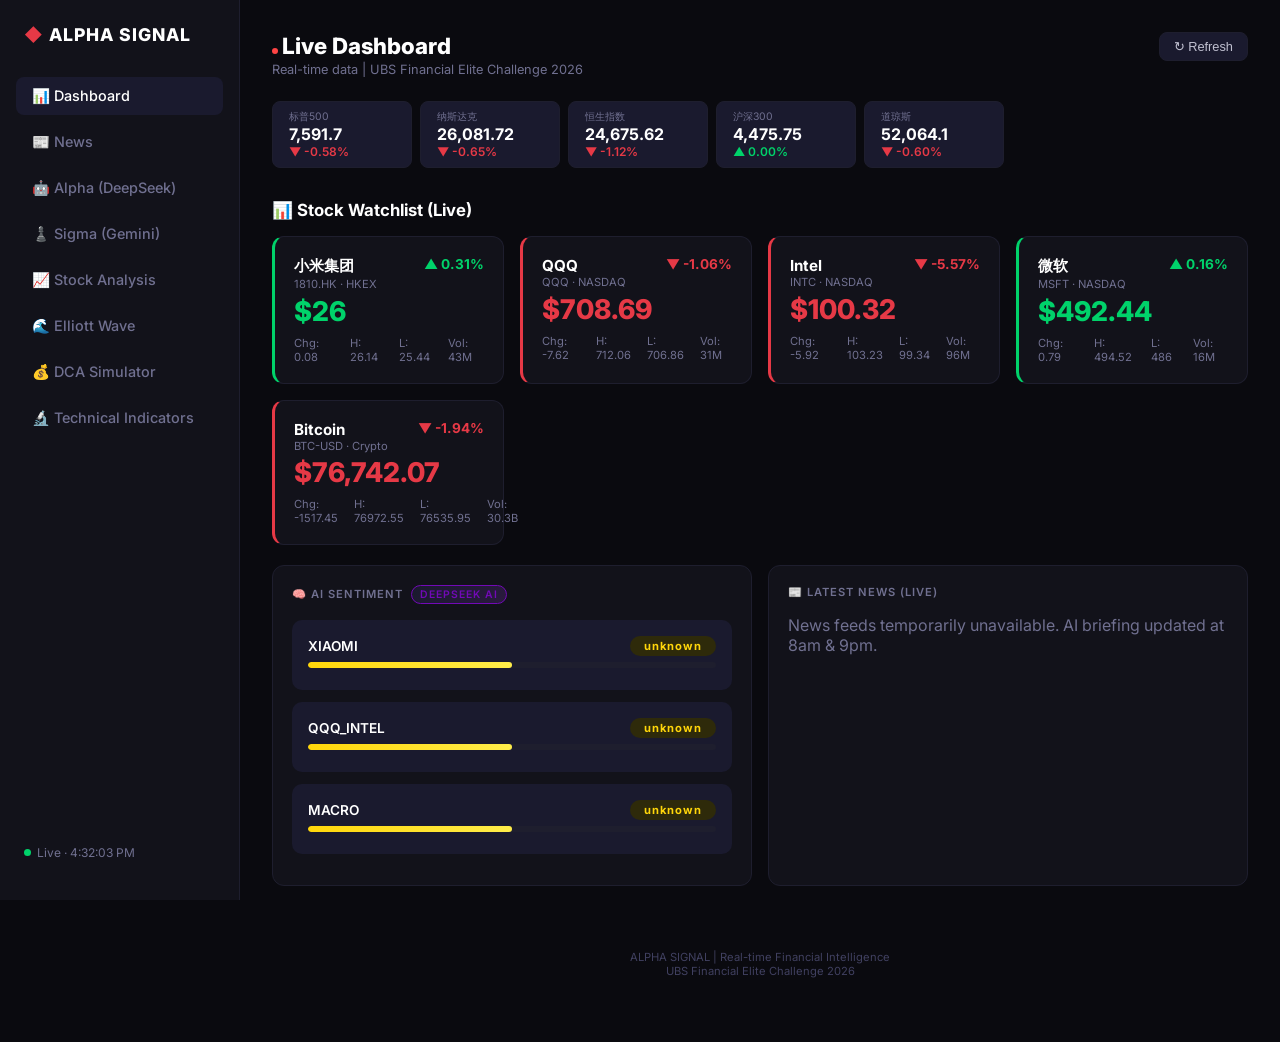
<file: docs/index.html>
<!DOCTYPE html>
<html lang="en">
<head>
<meta charset="UTF-8">
<meta name="viewport" content="width=device-width, initial-scale=1.0">
<title>Alpha Signal | AI Financial Intelligence</title>
<link href="https://fonts.googleapis.com/css2?family=Inter:wght@400;500;600;700;800&display=swap" rel="stylesheet">
<script src="https://cdn.plot.ly/plotly-2.35.2.min.js"></script>
<style>
:root{--bg:#0a0a0f;--bg2:#12121a;--card:#1a1a2e;--border:#1e1e2e;--border2:#2a2a3a;--txt:#fff;--txt2:#c0c0d0;--muted:#707090;--red:#e63946;--green:#00d26a;--blue:#4361ee;--yellow:#ffd60a;--purple:#7209b7}
*{margin:0;padding:0;box-sizing:border-box}
body{font-family:'Inter',sans-serif;background:var(--bg);color:var(--txt2);min-height:100vh;display:flex}
.sidebar{position:fixed;top:0;left:0;width:240px;height:100vh;background:var(--bg2);border-right:1px solid var(--border);padding:1.5rem 1rem;z-index:1000;transition:transform .3s ease;display:flex;flex-direction:column}
.sidebar-header{display:flex;justify-content:space-between;align-items:center;margin-bottom:2rem;padding:0 .5rem}
.logo{font-size:1.1rem;font-weight:800;color:var(--txt);letter-spacing:1px}.logo span{color:var(--red)}
.nav-links{display:flex;flex-direction:column;gap:8px;list-style:none;flex:1}
.nav-links a{color:var(--muted);text-decoration:none;padding:10px 16px;border-radius:8px;font-size:.9rem;font-weight:500;transition:.2s;cursor:pointer;display:flex;align-items:center;gap:10px}
.nav-links a:hover,.nav-links a.active{color:var(--txt);background:var(--card)}
.status{display:flex;align-items:center;gap:6px;font-size:.75rem;color:var(--muted);padding:1rem .5rem}
.dot{width:7px;height:7px;border-radius:50%;background:var(--green);animation:p 2s infinite}
@keyframes p{0%,100%{opacity:1}50%{opacity:.4}}
.main{padding:2rem;margin-left:240px;flex:1;max-width:1200px;width:calc(100% - 240px)}
.mobile-header{display:none}
.overlay{display:none}
.close-btn{display:none;background:none;border:none;color:var(--txt);font-size:1.5rem;cursor:pointer}
.g2{display:grid;grid-template-columns:1fr 1fr;gap:1rem}
.g3{display:grid;grid-template-columns:1fr 1fr 1fr;gap:1rem}
.g4{display:grid;grid-template-columns:repeat(auto-fit, minmax(220px, 1fr));gap:1rem}
.card{background:var(--bg2);border:1px solid var(--border);border-radius:12px;padding:1.2rem;transition:.2s}
.card:hover{border-color:var(--border2)}
.ct{font-size:.7rem;font-weight:600;color:var(--muted);text-transform:uppercase;letter-spacing:1px;margin-bottom:1rem;display:flex;align-items:center;gap:8px}
.sc{background:var(--bg2);border:1px solid var(--border);border-radius:12px;padding:1.2rem;border-left:3px solid var(--border2);transition:.2s}
.sc:hover{transform:translateY(-1px)}.sc.up{border-left-color:var(--green)}.sc.dn{border-left-color:var(--red)}
.sn{font-size:.95rem;font-weight:700;color:var(--txt)}.st{font-size:.7rem;color:var(--muted)}
.sp{font-size:1.7rem;font-weight:800;margin:.2rem 0}
.sm{display:flex;gap:1rem;margin-top:.5rem;font-size:.7rem;color:var(--muted)}
.up-c{color:var(--green)}.dn-c{color:var(--red)}
.ib{display:flex;gap:.5rem;overflow-x:auto;padding:.5rem 0}
.idx{background:var(--card);border:1px solid var(--border);border-radius:8px;padding:.5rem 1rem;min-width:140px;flex-shrink:0}
.idx .n{font-size:.65rem;color:var(--muted);text-transform:uppercase}.idx .v{font-size:1rem;font-weight:700;color:var(--txt)}.idx .c{font-size:.75rem;font-weight:600}
.ni{padding:.6rem 0;border-bottom:1px solid var(--border)}.ni:last-child{border:0}
.ni a{color:var(--txt2);text-decoration:none;font-size:.85rem;font-weight:500;line-height:1.4;display:block}.ni a:hover{color:var(--red)}
.ni .nm{font-size:.65rem;color:var(--muted);margin-top:2px}
.brief{background:var(--card);border-radius:10px;padding:1.5rem;line-height:1.8;font-size:.88rem;white-space:pre-wrap;max-height:600px;overflow-y:auto;color:var(--txt2)}
.brief::-webkit-scrollbar{width:5px}.brief::-webkit-scrollbar-thumb{background:var(--border2);border-radius:3px}
.tag{display:inline-block;background:var(--card);color:var(--muted);padding:2px 8px;border-radius:10px;font-size:.65rem;margin:2px}
.ai-b{display:inline-flex;align-items:center;gap:4px;background:linear-gradient(135deg,#1a1a2e,#2a1a3e);border:1px solid var(--purple);color:var(--purple);padding:2px 8px;border-radius:12px;font-size:.65rem;font-weight:600}
.tabs{display:flex;gap:4px;margin-bottom:.75rem;border-bottom:1px solid var(--border);padding-bottom:4px}
.tab{background:none;border:none;color:var(--muted);padding:6px 14px;font-size:.8rem;cursor:pointer;border-bottom:2px solid transparent;transition:.2s}
.tab:hover{color:var(--txt2)}.tab.active{color:var(--red);border-bottom-color:var(--red)}
.tc{display:none}.tc.active{display:block}
.sec{display:flex;justify-content:space-between;align-items:center;margin:1.5rem 0 1rem}
.sec-t{font-size:1.05rem;font-weight:700;color:var(--txt);display:flex;align-items:center;gap:8px}
.ph h1{font-size:1.4rem;font-weight:800;color:var(--txt);margin-bottom:.2rem}.ph p{color:var(--muted);font-size:.8rem}
.live-dot{display:inline-block;width:6px;height:6px;border-radius:50%;background:#ff4444;margin-right:4px;animation:p 1s infinite}
.sentc{background:var(--card);border-radius:10px;padding:1rem;margin-bottom:.75rem}
.sentbar{height:6px;background:var(--border);border-radius:3px;overflow:hidden;margin:6px 0}
.sentfill{height:100%;border-radius:3px}
.fb{background:linear-gradient(90deg,var(--green),#00ff88)}.fbe{background:linear-gradient(90deg,var(--red),#ff6b6b)}.fn{background:linear-gradient(90deg,var(--yellow),#ffed4a)}
.mood-badge{display:inline-block;padding:3px 14px;border-radius:20px;font-size:.7rem;font-weight:700;letter-spacing:1px}
.footer{text-align:center;padding:2rem;color:#404060;font-size:.7rem;margin-top:2rem}
.refresh-btn{background:var(--card);border:1px solid var(--border);color:var(--txt2);padding:6px 14px;border-radius:8px;font-size:.8rem;cursor:pointer;transition:.2s}
.refresh-btn:hover{background:var(--border2);color:var(--txt)}
/* Plotly mobile-friendly: enable touch gestures */
.js-plotly-plot, .plot-container, .svg-container { touch-action: none !important; }

@media(max-width:1100px){.g4{grid-template-columns:1fr 1fr}}
@media(max-width:900px){
  .g2,.g3,.g4{grid-template-columns:1fr}
  .sidebar{transform:translateX(-100%)}
  .sidebar.open{transform:translateX(0)}
  .main{margin-left:0;padding:1rem;margin-top:60px;width:100%}
  .mobile-header{display:flex;position:fixed;top:0;left:0;width:100%;height:60px;background:var(--bg2);border-bottom:1px solid var(--border);align-items:center;justify-content:space-between;padding:0 1rem;z-index:999}
  .menu-btn{background:none;border:none;color:var(--txt);font-size:1.5rem;cursor:pointer}
  .close-btn{display:block}
  .overlay.open{display:block;position:fixed;top:0;left:0;width:100%;height:100vh;background:rgba(0,0,0,0.5);z-index:998}
}
</style>
</head>
<body>

<!-- Mobile Header -->
<div class="mobile-header">
  <button class="menu-btn" onclick="toggleSidebar()">☰</button>
  <div class="logo"><span>◆</span> ALPHA</div>
  <div class="status"><div class="dot"></div><span id="ts-mobile">Live</span></div>
</div>

<!-- Sidebar -->
<aside class="sidebar" id="sidebar">
  <div class="sidebar-header">
    <div class="logo"><span>◆</span> ALPHA SIGNAL</div>
    <button class="close-btn" onclick="toggleSidebar()">×</button>
  </div>
  <ul class="nav-links">
    <li><a class="active" onclick="show('dash'); toggleSidebar()">📊 Dashboard</a></li>
    <li><a onclick="show('news'); toggleSidebar()">📰 News</a></li>
    <li><a onclick="show('briefing'); toggleSidebar()">🤖 Alpha (DeepSeek)</a></li>
    <li><a onclick="show('sigma'); toggleSidebar()">♟️ Sigma (Gemini)</a></li>
    <li><a onclick="show('analysis'); toggleSidebar()">📈 Stock Analysis</a></li>
    <li><a onclick="show('wave'); toggleSidebar()">🌊 Elliott Wave</a></li>
    <li><a onclick="show('dca'); toggleSidebar()">💰 DCA Simulator</a></li>
    <li><a onclick="show('indicators'); toggleSidebar()">🔬 Technical Indicators</a></li>
  </ul>
  <div class="status"><div class="dot"></div><span id="ts">Loading...</span></div>
</aside>

<!-- Overlay -->
<div class="overlay" id="overlay" onclick="toggleSidebar()"></div>

<div class="main">
  <!-- Dashboard -->
  <div id="page-dash">
    <div style="display:flex;justify-content:space-between;align-items:flex-start">
      <div class="ph"><h1><span class="live-dot"></span>Live Dashboard</h1><p>Real-time data | UBS Financial Elite Challenge 2026</p></div>
      <button class="refresh-btn" onclick="refreshAll()">↻ Refresh</button>
    </div>

    <div class="ib" id="idx-strip" style="margin-top:1rem"><div style="color:var(--muted)">Loading indices...</div></div>

    <div class="sec"><div class="sec-t">📊 Stock Watchlist (Live)</div></div>
    <div class="g4" id="stock-cards"><div style="color:var(--muted)">Fetching live prices...</div></div>

    <div class="g2" style="margin-top:1.2rem">
      <div class="card">
        <div class="ct">🧠 AI Sentiment <span class="ai-b">DeepSeek AI</span></div>
        <div id="sent-box"><div style="color:var(--muted)">Loading AI analysis...</div></div>
      </div>
      <div class="card">
        <div class="ct">📰 Latest News (Live)</div>
        <div id="news-brief"><div style="color:var(--muted)">Fetching news...</div></div>
      </div>
    </div>
  </div>

  <!-- News -->
  <div id="page-news" style="display:none">
    <div class="ph"><h1><span class="live-dot"></span>Live News Feed</h1><p>Real-time financial news</p></div>
    <div class="card">
      <div class="tabs">
        <button class="tab active" onclick="ntab(this,'n-all')">All</button>
        <button class="tab" onclick="ntab(this,'n-biz')">Business</button>
        <button class="tab" onclick="ntab(this,'n-tech')">Tech</button>
        <button class="tab" onclick="ntab(this,'n-mkt')">Markets</button>
      </div>
      <div id="n-all" class="tc active"></div>
      <div id="n-biz" class="tc"></div>
      <div id="n-tech" class="tc"></div>
      <div id="n-mkt" class="tc"></div>
    </div>
  </div>

  <!-- Briefing -->
  <div id="page-briefing" style="display:none">
    <div class="ph"><h1>Alpha Morning Briefing</h1><p>Alpha's daily market commentary <span class="ai-b">DeepSeek AI</span></p></div>
    <div id="ai-section">
      <div class="brief" id="brief-text">Loading Alpha briefing...</div>
      <div class="card" style="margin-top:1rem">
        <div class="ct">🔑 Key Themes</div>
        <div id="kw-box"></div>
      </div>
    </div>
  </div>

  <!-- Sigma Page -->
  <div id="page-sigma" style="display:none">
    <div class="ph"><h1>Sigma Institutional Briefing</h1><p>Elite quantitative strategy <span class="ai-b" style="border-color:var(--green);color:var(--green)">Gemini AI</span></p></div>
    <div class="mood-card" id="sigma-mood-box" style="background:linear-gradient(135deg,var(--card),#0a1a10);">
      <div class="mood-emoji" id="sigma-mood-emoji">...</div>
      <div class="mood-label" id="sigma-mood-vibe">Loading mood...</div>
      <div class="mood-badge" id="sigma-mood-badge" style="background:var(--card);color:var(--muted);">LOADING</div>
    </div>
    <div class="brief" id="sigma-brief-text">Loading Sigma briefing...</div>
  </div>

  <!-- Elliott Wave Page -->
  <div id="page-wave" style="display:none">
    <div class="ph"><h1>🌊 Elliott Wave Predictor</h1><p>Auto-detect Elliott Wave pattern + Fibonacci projection for any stock</p></div>

    <div class="card" style="margin-bottom:1rem">
      <div class="ct">⚙️ Stock Selection</div>
      <div style="display:flex;flex-wrap:wrap;gap:10px;align-items:center">
        <input id="wave-ticker" type="text" placeholder="Enter ticker (e.g. AAPL, MSFT, TSLA)" value="AAPL"
          style="background:var(--card);border:1px solid var(--border);color:var(--txt);padding:8px 14px;border-radius:8px;font-size:.9rem;width:240px">
        <select id="wave-period" style="background:var(--card);border:1px solid var(--border);color:var(--txt);padding:8px 14px;border-radius:8px;font-size:.9rem">
          <option value="6mo">6 Months</option>
          <option value="1y" selected>1 Year</option>
          <option value="2y">2 Years</option>
          <option value="5y">5 Years</option>
        </select>
        <select id="wave-sensitivity" style="background:var(--card);border:1px solid var(--border);color:var(--txt);padding:8px 14px;border-radius:8px;font-size:.9rem">
          <option value="3">Sensitivity: High (3%)</option>
          <option value="5" selected>Sensitivity: Medium (5%)</option>
          <option value="8">Sensitivity: Low (8%)</option>
        </select>
        <button class="refresh-btn" onclick="analyzeWave()" style="background:var(--red);color:#fff">🌊 Analyze Wave</button>
        <span style="font-size:.8rem;color:var(--muted)">Quick:</span>
        <button class="refresh-btn" onclick="quickWave('TSLA')">TSLA</button>
        <button class="refresh-btn" onclick="quickWave('NVDA')">NVDA</button>
        <button class="refresh-btn" onclick="quickWave('META')">META</button>
        <button class="refresh-btn" onclick="quickWave('GOOGL')">GOOGL</button>
        <button class="refresh-btn" onclick="quickWave('AMZN')">AMZN</button>
        <button class="refresh-btn" onclick="quickWave('SPY')">SPY</button>
      </div>
    </div>

    <div class="card" style="margin-bottom:1rem">
      <div id="wave-chart" style="height:600px;background:var(--bg2);border-radius:10px">
        <div style="text-align:center;padding:5rem;color:var(--muted)">Click "Analyze Wave" to detect Elliott Wave pattern</div>
      </div>
    </div>

    <div class="g2">
      <div class="card" style="border-left:3px solid var(--blue)">
        <div class="ct">📊 Current Wave Position</div>
        <div id="wave-position" style="font-size:.9rem;line-height:1.7;color:var(--txt2)">No analysis yet</div>
      </div>
      <div class="card" style="border-left:3px solid var(--green)">
        <div class="ct">🎯 Fibonacci Projection</div>
        <div id="wave-projection" style="font-size:.9rem;line-height:1.7;color:var(--txt2)">No analysis yet</div>
      </div>
    </div>

    <div class="card" style="margin-top:1rem;border-left:3px solid var(--purple)">
      <div class="ct">📚 Elliott Wave Theory Quick Guide</div>
      <div style="font-size:.85rem;line-height:1.7;color:var(--txt2)">
        <strong style="color:var(--green)">Impulse Waves (1→2→3→4→5):</strong> The main trend movement. Wave 3 is usually the longest. Wave 4 cannot enter Wave 1 territory.<br>
        <strong style="color:var(--red)">Corrective Waves (A→B→C):</strong> Counter-trend movement after impulse completes. Usually 50-78.6% retracement of waves 1-5.<br>
        <strong style="color:var(--yellow)">Fibonacci Targets:</strong> Wave 3 = 1.618× Wave 1; Wave 5 = 0.618× to 1× of Wave 1+3; Wave C = 1× Wave A.
      </div>
    </div>
  </div>

  <!-- DCA Simulator Page -->
  <div id="page-dca" style="display:none">
    <div class="ph"><h1>💰 DCA Simulator</h1><p>Dollar-Cost Averaging simulator. Test how regular investing into any stock would have performed.</p></div>

    <div class="card" style="margin-bottom:1rem">
      <div class="ct">⚙️ DCA Configuration</div>
      <div style="display:grid;grid-template-columns:repeat(auto-fit,minmax(200px,1fr));gap:.8rem;margin-bottom:.8rem">
        <div>
          <label style="font-size:.7rem;color:var(--muted);text-transform:uppercase;letter-spacing:1px">Stock Ticker</label>
          <input id="dca-ticker" type="text" value="AAPL" placeholder="AAPL"
            style="width:100%;background:var(--card);border:1px solid var(--border);color:var(--txt);padding:8px 12px;border-radius:8px;font-size:.95rem;margin-top:4px">
        </div>
        <div>
          <label style="font-size:.7rem;color:var(--muted);text-transform:uppercase;letter-spacing:1px">Frequency</label>
          <select id="dca-freq" style="width:100%;background:var(--card);border:1px solid var(--border);color:var(--txt);padding:8px 12px;border-radius:8px;font-size:.95rem;margin-top:4px">
            <option value="daily">Every Day</option>
            <option value="monthly" selected>Monthly (1st)</option>
            <option value="yearly">Yearly (Jan 1st)</option>
          </select>
        </div>
        <div>
          <label style="font-size:.7rem;color:var(--muted);text-transform:uppercase;letter-spacing:1px">Amount per Buy ($)</label>
          <input id="dca-amount" type="number" value="500" min="1"
            style="width:100%;background:var(--card);border:1px solid var(--border);color:var(--txt);padding:8px 12px;border-radius:8px;font-size:.95rem;margin-top:4px">
        </div>
        <div>
          <label style="font-size:.7rem;color:var(--muted);text-transform:uppercase;letter-spacing:1px">Fee per Buy ($)</label>
          <input id="dca-fee" type="number" value="1" min="0" step="0.01"
            style="width:100%;background:var(--card);border:1px solid var(--border);color:var(--txt);padding:8px 12px;border-radius:8px;font-size:.95rem;margin-top:4px">
        </div>
        <div>
          <label style="font-size:.7rem;color:var(--muted);text-transform:uppercase;letter-spacing:1px">Start Date</label>
          <input id="dca-start" type="date" value="2020-01-01"
            style="width:100%;background:var(--card);border:1px solid var(--border);color:var(--txt);padding:8px 12px;border-radius:8px;font-size:.95rem;margin-top:4px;color-scheme:dark">
        </div>
        <div>
          <label style="font-size:.7rem;color:var(--muted);text-transform:uppercase;letter-spacing:1px">End Date</label>
          <input id="dca-end" type="date"
            style="width:100%;background:var(--card);border:1px solid var(--border);color:var(--txt);padding:8px 12px;border-radius:8px;font-size:.95rem;margin-top:4px;color-scheme:dark">
        </div>
      </div>
      <div style="display:flex;flex-wrap:wrap;gap:8px;align-items:center">
        <button class="refresh-btn" onclick="runDCA()" style="background:var(--red);color:#fff;font-weight:600">📈 Run Simulation</button>
        <span style="font-size:.8rem;color:var(--muted);margin-left:.5rem">Quick:</span>
        <button class="refresh-btn" onclick="quickDCA('AAPL')">AAPL</button>
        <button class="refresh-btn" onclick="quickDCA('SPY')">SPY (S&P 500)</button>
        <button class="refresh-btn" onclick="quickDCA('QQQ')">QQQ</button>
        <button class="refresh-btn" onclick="quickDCA('TSLA')">TSLA</button>
        <button class="refresh-btn" onclick="quickDCA('NVDA')">NVDA</button>
        <button class="refresh-btn" onclick="quickDCA('BRK-B')">BRK-B</button>
      </div>
    </div>

    <!-- Summary Cards -->
    <div id="dca-summary" style="display:none;margin-bottom:1rem">
      <div style="display:grid;grid-template-columns:repeat(auto-fit,minmax(180px,1fr));gap:.8rem">
        <div class="card" style="border-left:3px solid var(--blue)">
          <div style="font-size:.7rem;color:var(--muted);text-transform:uppercase">Total Invested</div>
          <div id="dca-invested" style="font-size:1.5rem;font-weight:800;color:var(--txt);margin-top:4px">-</div>
          <div id="dca-buys" style="font-size:.75rem;color:var(--muted);margin-top:2px">- buys</div>
        </div>
        <div class="card" style="border-left:3px solid var(--yellow)">
          <div style="font-size:.7rem;color:var(--muted);text-transform:uppercase">Total Fees</div>
          <div id="dca-fees" style="font-size:1.5rem;font-weight:800;color:var(--txt);margin-top:4px">-</div>
          <div id="dca-fees-pct" style="font-size:.75rem;color:var(--muted);margin-top:2px">- of invested</div>
        </div>
        <div class="card" style="border-left:3px solid var(--green)" id="dca-final-card">
          <div style="font-size:.7rem;color:var(--muted);text-transform:uppercase">Final Value</div>
          <div id="dca-final" style="font-size:1.5rem;font-weight:800;color:var(--txt);margin-top:4px">-</div>
          <div id="dca-shares" style="font-size:.75rem;color:var(--muted);margin-top:2px">- shares</div>
        </div>
        <div class="card" style="border-left:3px solid var(--green)" id="dca-return-card">
          <div style="font-size:.7rem;color:var(--muted);text-transform:uppercase">Total Return</div>
          <div id="dca-return" style="font-size:1.5rem;font-weight:800;margin-top:4px">-</div>
          <div id="dca-return-abs" style="font-size:.75rem;color:var(--muted);margin-top:2px">-</div>
        </div>
        <div class="card" style="border-left:3px solid var(--purple)">
          <div style="font-size:.7rem;color:var(--muted);text-transform:uppercase">Annualized (CAGR)</div>
          <div id="dca-cagr" style="font-size:1.5rem;font-weight:800;color:var(--txt);margin-top:4px">-</div>
          <div id="dca-years" style="font-size:.75rem;color:var(--muted);margin-top:2px">- years</div>
        </div>
        <div class="card" style="border-left:3px solid var(--blue)">
          <div style="font-size:.7rem;color:var(--muted);text-transform:uppercase">Avg Buy Price</div>
          <div id="dca-avgcost" style="font-size:1.5rem;font-weight:800;color:var(--txt);margin-top:4px">-</div>
          <div id="dca-currprice" style="font-size:.75rem;color:var(--muted);margin-top:2px">vs current: -</div>
        </div>
      </div>
    </div>

    <div class="card" style="margin-bottom:1rem">
      <div class="ct">📊 Performance Chart <span style="font-size:.7rem;color:var(--muted);font-weight:400;margin-left:1rem;text-transform:none;letter-spacing:0">💡 Click on legend items to hide/show lines</span></div>
      <div id="dca-chart" style="height:550px;background:var(--bg2);border-radius:10px">
        <div style="text-align:center;padding:5rem;color:var(--muted)">Configure parameters above and click "Run Simulation"</div>
      </div>
    </div>

    <div class="card" style="border-left:3px solid var(--purple)">
      <div class="ct">📚 What is DCA (Dollar-Cost Averaging)?</div>
      <div style="font-size:.85rem;line-height:1.7;color:var(--txt2)">
        <strong style="color:var(--green)">DCA</strong> means investing a fixed amount at regular intervals, regardless of price. This smooths out volatility - you buy more shares when prices are low and fewer when prices are high. Used by retail investors, 401k plans, and even Warren Buffett's recommendation for most people.<br><br>
        <strong style="color:var(--yellow)">⚠️ Note:</strong> Past performance does not guarantee future results. This simulator uses historical price data only and does not include dividends, taxes, or stock splits' adjusted prices automatically (Yahoo's adjusted close handles splits but not always perfectly).
      </div>
    </div>
  </div>

  <!-- Technical Indicators Page -->
  <div id="page-indicators" style="display:none">
    <div class="ph"><h1>🔬 Technical Indicators Lab</h1><p>Comprehensive technical analysis: MACD, RSI, KDJ, Bollinger Bands, Volume, MA Cross, 缠论 (Chan Theory), Pattern Detection</p></div>

    <div class="card" style="margin-bottom:1rem">
      <div class="ct">⚙️ Configure Analysis</div>
      <div style="display:flex;flex-wrap:wrap;gap:10px;align-items:center">
        <input id="ind-ticker" type="text" placeholder="Ticker (e.g. AAPL)" value="AAPL"
          style="background:var(--card);border:1px solid var(--border);color:var(--txt);padding:8px 14px;border-radius:8px;font-size:.9rem;width:200px">
        <select id="ind-period" style="background:var(--card);border:1px solid var(--border);color:var(--txt);padding:8px 14px;border-radius:8px;font-size:.9rem">
          <option value="3mo">3 Months</option>
          <option value="6mo" selected>6 Months</option>
          <option value="1y">1 Year</option>
          <option value="2y">2 Years</option>
        </select>
        <button class="refresh-btn" onclick="analyzeIndicators()" style="background:var(--red);color:#fff;font-weight:600">🔬 Analyze All Indicators</button>
        <span style="font-size:.8rem;color:var(--muted);margin-left:.5rem">Quick:</span>
        <button class="refresh-btn" onclick="quickInd('AAPL')">AAPL</button>
        <button class="refresh-btn" onclick="quickInd('TSLA')">TSLA</button>
        <button class="refresh-btn" onclick="quickInd('NVDA')">NVDA</button>
        <button class="refresh-btn" onclick="quickInd('SPY')">SPY</button>
        <button class="refresh-btn" onclick="quickInd('1810.HK')">小米</button>
      </div>
    </div>

    <!-- Overall Summary -->
    <div id="ind-summary" style="display:none;margin-bottom:1rem">
      <div class="card" style="background:linear-gradient(135deg,var(--card),var(--bg2));border:2px solid var(--border)">
        <div class="ct">🎯 Overall Signal Summary</div>
        <div id="ind-overall" style="font-size:.95rem;line-height:1.8"></div>
      </div>
    </div>

    <div id="ind-results" style="display:none">
      <!-- 1. MACD -->
      <div class="card" style="margin-bottom:1rem;border-left:4px solid var(--blue)">
        <div style="display:flex;justify-content:space-between;align-items:flex-start;flex-wrap:wrap;gap:8px;margin-bottom:.8rem">
          <div>
            <div style="font-size:1.1rem;font-weight:700;color:var(--txt)">📊 MACD (Moving Average Convergence Divergence)</div>
            <div style="font-size:.78rem;color:var(--muted);margin-top:2px">EMA(12) − EMA(26), Signal=EMA(9). Detects trend changes via crossovers.</div>
          </div>
          <span id="signal-macd" class="mood-badge"></span>
        </div>
        <div id="chart-macd" style="height:380px;background:var(--bg2);border-radius:10px"></div>
        <div id="reason-macd" style="margin-top:.8rem;font-size:.85rem;color:var(--txt2);line-height:1.6;padding:.8rem;background:var(--card);border-radius:8px"></div>
      </div>

      <!-- 2. RSI -->
      <div class="card" style="margin-bottom:1rem;border-left:4px solid var(--purple)">
        <div style="display:flex;justify-content:space-between;align-items:flex-start;flex-wrap:wrap;gap:8px;margin-bottom:.8rem">
          <div>
            <div style="font-size:1.1rem;font-weight:700;color:var(--txt)">⚡ RSI (Relative Strength Index)</div>
            <div style="font-size:.78rem;color:var(--muted);margin-top:2px">14-period momentum. >70=overbought, <30=oversold. Divergence is strongest signal.</div>
          </div>
          <span id="signal-rsi" class="mood-badge"></span>
        </div>
        <div id="chart-rsi" style="height:280px;background:var(--bg2);border-radius:10px"></div>
        <div id="reason-rsi" style="margin-top:.8rem;font-size:.85rem;color:var(--txt2);line-height:1.6;padding:.8rem;background:var(--card);border-radius:8px"></div>
      </div>

      <!-- 3. KDJ -->
      <div class="card" style="margin-bottom:1rem;border-left:4px solid var(--yellow)">
        <div style="display:flex;justify-content:space-between;align-items:flex-start;flex-wrap:wrap;gap:8px;margin-bottom:.8rem">
          <div>
            <div style="font-size:1.1rem;font-weight:700;color:var(--txt)">📈 KDJ (Stochastic Oscillator)</div>
            <div style="font-size:.78rem;color:var(--muted);margin-top:2px">中国常用动量指标。K&D 在底部金叉=买; 顶部死叉=卖. J<0 极度超卖, J>100 极度超买.</div>
          </div>
          <span id="signal-kdj" class="mood-badge"></span>
        </div>
        <div id="chart-kdj" style="height:280px;background:var(--bg2);border-radius:10px"></div>
        <div id="reason-kdj" style="margin-top:.8rem;font-size:.85rem;color:var(--txt2);line-height:1.6;padding:.8rem;background:var(--card);border-radius:8px"></div>
      </div>

      <!-- 4. Bollinger Bands -->
      <div class="card" style="margin-bottom:1rem;border-left:4px solid var(--green)">
        <div style="display:flex;justify-content:space-between;align-items:flex-start;flex-wrap:wrap;gap:8px;margin-bottom:.8rem">
          <div>
            <div style="font-size:1.1rem;font-weight:700;color:var(--txt)">📉 Bollinger Bands (布林带)</div>
            <div style="font-size:.78rem;color:var(--muted);margin-top:2px">20-day MA ± 2σ. Squeeze = breakout coming. Touching upper = strong, touching lower = weakness.</div>
          </div>
          <span id="signal-boll" class="mood-badge"></span>
        </div>
        <div id="chart-boll" style="height:380px;background:var(--bg2);border-radius:10px"></div>
        <div id="reason-boll" style="margin-top:.8rem;font-size:.85rem;color:var(--txt2);line-height:1.6;padding:.8rem;background:var(--card);border-radius:8px"></div>
      </div>

      <!-- 5. Volume -->
      <div class="card" style="margin-bottom:1rem;border-left:4px solid #ff6b6b">
        <div style="display:flex;justify-content:space-between;align-items:flex-start;flex-wrap:wrap;gap:8px;margin-bottom:.8rem">
          <div>
            <div style="font-size:1.1rem;font-weight:700;color:var(--txt)">📊 Volume Analysis (放量/缩量)</div>
            <div style="font-size:.78rem;color:var(--muted);margin-top:2px">放量 = volume > 2× MA20 (institutional activity). 缩量 = consolidation. OBV confirms trend.</div>
          </div>
          <span id="signal-volume" class="mood-badge"></span>
        </div>
        <div id="chart-volume" style="height:380px;background:var(--bg2);border-radius:10px"></div>
        <div id="reason-volume" style="margin-top:.8rem;font-size:.85rem;color:var(--txt2);line-height:1.6;padding:.8rem;background:var(--card);border-radius:8px"></div>
      </div>

      <!-- 6. Moving Averages -->
      <div class="card" style="margin-bottom:1rem;border-left:4px solid #4361ee">
        <div style="display:flex;justify-content:space-between;align-items:flex-start;flex-wrap:wrap;gap:8px;margin-bottom:.8rem">
          <div>
            <div style="font-size:1.1rem;font-weight:700;color:var(--txt)">📐 Moving Averages (均线系统)</div>
            <div style="font-size:.78rem;color:var(--muted);margin-top:2px">MA5/10/20/50/200. Golden Cross (50↑200) = 大牛市. Death Cross (50↓200) = 大熊市.</div>
          </div>
          <span id="signal-ma" class="mood-badge"></span>
        </div>
        <div id="chart-ma" style="height:420px;background:var(--bg2);border-radius:10px"></div>
        <div id="reason-ma" style="margin-top:.8rem;font-size:.85rem;color:var(--txt2);line-height:1.6;padding:.8rem;background:var(--card);border-radius:8px"></div>
      </div>

      <!-- 7. Chan Theory (缠论) -->
      <div class="card" style="margin-bottom:1rem;border-left:4px solid #7209b7">
        <div style="display:flex;justify-content:space-between;align-items:flex-start;flex-wrap:wrap;gap:8px;margin-bottom:.8rem">
          <div>
            <div style="font-size:1.1rem;font-weight:700;color:var(--txt)">🧩 缠论 (Chan Theory) Simplified</div>
            <div style="font-size:.78rem;color:var(--muted);margin-top:2px">缠中说禅理论。识别"笔"(strokes) 和"中枢"(consolidation zones)。中枢突破=trend continues, 反向=reversal.</div>
          </div>
          <span id="signal-chan" class="mood-badge"></span>
        </div>
        <div id="chart-chan" style="height:420px;background:var(--bg2);border-radius:10px"></div>
        <div id="reason-chan" style="margin-top:.8rem;font-size:.85rem;color:var(--txt2);line-height:1.6;padding:.8rem;background:var(--card);border-radius:8px"></div>
      </div>

      <!-- 8. Pattern Detection -->
      <div class="card" style="margin-bottom:1rem;border-left:4px solid var(--red)">
        <div style="display:flex;justify-content:space-between;align-items:flex-start;flex-wrap:wrap;gap:8px;margin-bottom:.8rem">
          <div>
            <div style="font-size:1.1rem;font-weight:700;color:var(--txt)">🎨 Chart Patterns (经典形态)</div>
            <div style="font-size:.78rem;color:var(--muted);margin-top:2px">Auto-detect: 头肩顶/底, 双顶/双底, 三角形, support/resistance levels.</div>
          </div>
          <span id="signal-pattern" class="mood-badge"></span>
        </div>
        <div id="chart-pattern" style="height:420px;background:var(--bg2);border-radius:10px"></div>
        <div id="reason-pattern" style="margin-top:.8rem;font-size:.85rem;color:var(--txt2);line-height:1.6;padding:.8rem;background:var(--card);border-radius:8px"></div>
      </div>
    </div>

    <div id="ind-loading" style="display:none;padding:5rem;text-align:center;color:var(--muted)">
      <div style="font-size:2rem;margin-bottom:1rem">🔬</div>
      <div>Analyzing all indicators...<br>This may take 5-10 seconds.</div>
    </div>
  </div>

  <!-- Analysis Page -->
  <div id="page-analysis" style="display:none">
    <div class="ph"><h1>5-Dimension Stock Analysis & Pair Selection</h1><p>AI-powered long/short recommendation for UBS competition <span class="ai-b">DeepSeek AI</span></p></div>

    <div class="card" style="margin-bottom:1rem;border-left:3px solid var(--green);">
      <div class="ct">FINAL VERDICT</div>
      <div id="verdict-box" class="brief" style="min-height:100px">Loading analysis...</div>
    </div>

    <div class="g2" style="margin-bottom:1rem">
      <div class="card" style="border-left:3px solid var(--green)">
        <div class="ct">📈 LONG Position</div>
        <div id="long-box"></div>
      </div>
      <div class="card" style="border-left:3px solid var(--red)">
        <div class="ct">📉 SHORT Candidates</div>
        <div id="short-box"></div>
      </div>
    </div>

    <div class="g2" style="margin-bottom:1rem">
      <div class="card"><div class="ct">📊 Dimension 1: Fundamentals</div><div id="d1-box" class="brief" style="max-height:300px"></div></div>
      <div class="card"><div class="ct">📈 Dimension 2: Technicals</div><div id="d2-box" class="brief" style="max-height:300px"></div></div>
    </div>
    <div class="g2" style="margin-bottom:1rem">
      <div class="card"><div class="ct">🧠 Dimension 3: Sentiment</div><div id="d3-box" class="brief" style="max-height:300px"></div></div>
      <div class="card"><div class="ct">🏢 Dimension 4: Competitive</div><div id="d4-box" class="brief" style="max-height:300px"></div></div>
    </div>
    <div class="card" style="margin-bottom:1rem"><div class="ct">🌍 Dimension 5: Macro & Geopolitical</div><div id="d5-box" class="brief" style="max-height:300px"></div></div>

    <div class="card"><div class="ct">🤖 AI Pair Trade Recommendation</div><div id="pair-box" class="brief" style="min-height:200px"></div></div>
  </div>

  <div class="footer">ALPHA SIGNAL | Real-time Financial Intelligence<br>UBS Financial Elite Challenge 2026</div>
</div>

<script>
const PROXIES=[
  u=>'https://api.allorigins.win/raw?url='+encodeURIComponent(u),
  u=>'https://corsproxy.io/?'+encodeURIComponent(u),
  u=>'https://api.codetabs.com/v1/proxy?quest='+encodeURIComponent(u),
];
let proxyIdx=0;
function proxy(u){return PROXIES[proxyIdx%PROXIES.length](u);}

const STOCKS={
  '小米集团':{t:'1810.HK',m:'HKEX'},
  'QQQ':{t:'QQQ',m:'NASDAQ'},
  'Intel':{t:'INTC',m:'NASDAQ'},
  '微软':{t:'MSFT',m:'NASDAQ'},
  'Bitcoin':{t:'BTC-USD',m:'Crypto'},
};
const INDICES={'S&P 500':'^GSPC','NASDAQ':'^IXIC','Hang Seng':'^HSI','Dow Jones':'^DJI'};
const RSS_FEEDS=[
  {cat:'biz',name:'CNBC',url:'https://search.cnbc.com/rs/search/combinedcms/view.xml?partnerId=wrss01&id=100003114'},
  {cat:'tech',name:'CNBC Tech',url:'https://search.cnbc.com/rs/search/combinedcms/view.xml?partnerId=wrss01&id=19854910'},
  {cat:'mkt',name:'Reuters',url:'https://feeds.reuters.com/reuters/businessNews'},
  {cat:'mkt',name:'Yahoo',url:'https://finance.yahoo.com/news/rssindex'},
];

let cachedData={};

// Mobile-friendly Plotly config: pinch-zoom, two-finger pan, drag-pan
const MOBILE_PLOTLY_CONFIG = {
  responsive: true,
  displayModeBar: false,
  scrollZoom: true,
  doubleClick: 'reset+autosize',
  showAxisDragHandles: true
};

function toggleSidebar(){
  if(window.innerWidth<=900){
    document.getElementById('sidebar').classList.toggle('open');
    document.getElementById('overlay').classList.toggle('open');
  }
}

function show(p){
  ['dash','news','briefing','sigma','analysis','wave','dca','indicators'].forEach(x=>document.getElementById('page-'+x).style.display=x===p?'block':'none');
  document.querySelectorAll('.nav-links a').forEach(a=>a.classList.remove('active'));
  event.target.classList.add('active');
}
function ntab(btn,id){
  btn.parentElement.querySelectorAll('.tab').forEach(b=>b.classList.remove('active'));btn.classList.add('active');
  btn.closest('.card').querySelectorAll('.tc').forEach(t=>t.classList.remove('active'));
  document.getElementById(id).classList.add('active');
}

async function fetchYahoo(ticker){
  for(let i=0;i<PROXIES.length;i++){
    try{
      const url=`https://query1.finance.yahoo.com/v8/finance/chart/${encodeURIComponent(ticker)}?range=5d&interval=1d`;
      const p=PROXIES[(proxyIdx+i)%PROXIES.length](url);
      const r=await fetch(p,{signal:AbortSignal.timeout(8000)});
      const d=await r.json();
      const res=d.chart.result[0];
      const meta=res.meta;
      const q=res.indicators.quote[0];
      const closes=q.close.filter(v=>v!=null);
      const latest=closes[closes.length-1];
      const prev=closes.length>1?closes[closes.length-2]:latest;
      const chg=latest-prev;
      const pct=(chg/prev)*100;
      proxyIdx=(proxyIdx+i)%PROXIES.length;
      return{
        price:latest.toFixed(2),
        change:chg.toFixed(2),
        change_pct:pct.toFixed(2),
        high:Math.max(...q.high.filter(v=>v!=null)).toFixed(2),
        low:Math.min(...q.low.filter(v=>v!=null)).toFixed(2),
        volume:q.volume.filter(v=>v!=null).pop()||0,
        currency:meta.currency,
      };
    }catch(e){continue;}
  }
  return null;
}

function renderStockCard(name,ticker,market,d){
  const dir=parseFloat(d.change_pct)>=0?'up':'dn';
  const arrow=dir==='up'?'▲':'▼';
  const cur=market==='Crypto'?'$':d.currency==='HKD'?'HK$':'$';
  return`<div class="sc ${dir}">
    <div style="display:flex;justify-content:space-between;align-items:flex-start">
      <div><div class="sn">${name}</div><div class="st">${ticker} · ${market}</div></div>
      <div class="${dir}-c" style="font-weight:700;font-size:.85rem">${arrow} ${parseFloat(d.change_pct).toFixed(2)}%</div>
    </div>
    <div class="sp ${dir}-c">${cur}${parseFloat(d.price).toLocaleString()}</div>
    <div class="sm"><span>Chg: ${d.change||''}</span><span>H: ${d.high||''}</span><span>L: ${d.low||''}</span><span>Vol: ${fmt(d.volume||0)}</span></div>
  </div>`;
}

async function loadStocks(){
  const el=document.getElementById('stock-cards');
  // First show cached data immediately
  if(cachedData&&cachedData.stocks){
    let html='';
    for(const[name,d]of Object.entries(cachedData.stocks)){
      if(d.error)continue;
      const s=Object.values(STOCKS).find(x=>x.t===d.ticker)||{m:''};
      html+=renderStockCard(name,d.ticker,s.m||'',d);
    }
    if(html)el.innerHTML=html;
  }
  // Then try live Yahoo data as upgrade
  try{
    const entries=Object.entries(STOCKS);
    const results=await Promise.all(entries.map(([n,s])=>fetchYahoo(s.t)));
    let html='';let gotAny=false;
    entries.forEach(([name,s],i)=>{
      const d=results[i];
      if(d){html+=renderStockCard(name,s.t,s.m,d);gotAny=true;}
    });
    if(gotAny)el.innerHTML=html;
  }catch(e){}
}

async function loadIndices(){
  const el=document.getElementById('idx-strip');
  // Show cached first
  if(cachedData&&cachedData.indices){
    let html='';
    for(const[name,d]of Object.entries(cachedData.indices)){
      if(d.error||!d.price)continue;
      const cls=d.change_pct>=0?'up-c':'dn-c';
      const arrow=d.change_pct>=0?'▲':'▼';
      html+=`<div class="idx"><div class="n">${name}</div><div class="v">${parseFloat(d.price).toLocaleString()}</div><div class="c ${cls}">${arrow} ${parseFloat(d.change_pct).toFixed(2)}%</div></div>`;
    }
    if(html)el.innerHTML=html;
  }
  // Try live upgrade
  try{
    const entries=Object.entries(INDICES);
    const results=await Promise.all(entries.map(([n,t])=>fetchYahoo(t)));
    let html='';let gotAny=false;
    entries.forEach(([name,t],i)=>{
      const d=results[i];
      if(d){
        const cls=parseFloat(d.change_pct)>=0?'up-c':'dn-c';
        const arrow=parseFloat(d.change_pct)>=0?'▲':'▼';
        html+=`<div class="idx"><div class="n">${name}</div><div class="v">${parseFloat(d.price).toLocaleString()}</div><div class="c ${cls}">${arrow} ${d.change_pct}%</div></div>`;
        gotAny=true;
      }
    });
    if(gotAny)el.innerHTML=html;
  }catch(e){}
}

function parseRSS(xml,source){
  const arts=[];
  try{
    const doc=new DOMParser().parseFromString(xml,'text/xml');
    doc.querySelectorAll('item').forEach(item=>{
      const title=item.querySelector('title')?.textContent||'';
      const link=item.querySelector('link')?.textContent||'';
      const pub=item.querySelector('pubDate')?.textContent||'';
      if(title)arts.push({title,link,source,published:pub?new Date(pub).toLocaleString():''});
    });
  }catch(e){}
  return arts;
}

async function fetchRSS(feed){
  for(let i=0;i<PROXIES.length;i++){
    try{
      const p=PROXIES[(proxyIdx+i)%PROXIES.length](feed.url);
      const r=await fetch(p,{signal:AbortSignal.timeout(8000)});
      const txt=await r.text();
      if(txt.includes('<item')||txt.includes('<entry')){
        proxyIdx=(proxyIdx+i)%PROXIES.length;
        return parseRSS(txt,feed.name);
      }
    }catch(e){continue;}
  }
  return [];
}

async function loadNews(){
  const allNews=[];
  const catMap={biz:[],tech:[],mkt:[]};
  document.getElementById('news-brief').innerHTML='<div style="color:var(--muted)">Fetching live news...</div>';

  const results=await Promise.all(RSS_FEEDS.map(f=>fetchRSS(f)));
  RSS_FEEDS.forEach((f,i)=>{
    const arts=results[i]||[];
    if(!catMap[f.cat])catMap[f.cat]=[];
    catMap[f.cat].push(...arts);
    allNews.push(...arts);
  });

  document.getElementById('news-brief').innerHTML=nlist(allNews.slice(0,8));
  document.getElementById('n-all').innerHTML=nlist(allNews.slice(0,30));
  document.getElementById('n-biz').innerHTML=nlist(catMap.biz||[]);
  document.getElementById('n-tech').innerHTML=nlist(catMap.tech||[]);
  document.getElementById('n-mkt').innerHTML=nlist(catMap.mkt||[]);

  if(allNews.length===0){
    document.getElementById('news-brief').innerHTML='<div style="color:var(--muted)">News feeds temporarily unavailable. AI briefing updated at 8am & 9pm.</div>';
  }
}

async function loadAnalysis(){
  try{
    const r=await fetch('data/analysis.json');
    const A=await r.json();
    document.getElementById('verdict-box').textContent=A.final_verdict||'No analysis yet';
    document.getElementById('d1-box').textContent=A.dim1_fundamentals?.analysis||'';
    document.getElementById('d2-box').textContent=A.dim2_technicals?.analysis||'';
    document.getElementById('d3-box').textContent=A.dim3_sentiment?.analysis||'';
    document.getElementById('d4-box').textContent=A.dim4_competitive?.analysis||'';
    document.getElementById('d5-box').textContent=A.dim5_macro?.analysis||'';
    document.getElementById('pair-box').textContent=A.pair_recommendation||'';

    // Long position card
    const ld=A.dim1_fundamentals?.data||{};
    document.getElementById('long-box').innerHTML=`
      <div style="font-size:1.5rem;font-weight:800;color:var(--green);margin-bottom:.5rem">LONG 小米 (1810.HK)</div>
      <div style="font-size:.85rem;color:var(--txt2);line-height:1.6">
        <div>Price: HK$${ld.price||'--'} | PE: ${ld.pe_ratio||'--'} | PB: ${ld.pb_ratio||'--'}</div>
        <div>Revenue Growth: ${ld.revenue_growth?((ld.revenue_growth*100).toFixed(1)+'%'):'--'}</div>
        <div>Analyst Target: HK$${ld.analyst_target||'--'}</div>
        <div>Recommendation: ${ld.recommendation||'--'}</div>
        <div style="margin-top:.5rem;color:var(--green)">Upside: ${ld.analyst_target&&ld.price?((ld.analyst_target/ld.price-1)*100).toFixed(0)+'%':'--'} to analyst target</div>
      </div>`;

    // Short candidates
    const tops=A.top_candidates||[];
    let sh='';
    tops.slice(0,5).forEach((c,i)=>{
      sh+=`<div style="padding:.5rem 0;border-bottom:1px solid var(--border);display:flex;justify-content:space-between">
        <div><span style="color:var(--red);font-weight:700">#${i+1}</span> <span style="color:var(--txt)">${c.name}</span> <span style="color:var(--muted);font-size:.75rem">${c.ticker}</span></div>
        <div style="color:var(--red);font-weight:600">Score: ${c.score}</div>
      </div>`;
    });
    document.getElementById('short-box').innerHTML=sh||'No candidates';
  }catch(e){
    document.getElementById('verdict-box').textContent='Analysis not yet generated. Run full_analysis.py to generate.';
  }
}

async function loadAI(){
  try{
    const r=await fetch('data/latest.json');
    const D=await r.json();
    cachedData=D;
    // Sentiment
    const sb=document.getElementById('sent-box');
    let ss='';
    for(const[t,s]of Object.entries(D.sentiment||{})){
      if(!s||!s.overall_sentiment)continue;
      const bc=s.overall_sentiment==='bullish'?'background:#0a2e1a;color:#00d26a':s.overall_sentiment==='bearish'?'background:#2e0a0f;color:#e63946':'background:#2e2a0a;color:#ffd60a';
      const sc2=s.sentiment_score||0;
      const pct=((sc2+1)/2*100).toFixed(0);
      const fc=sc2>0?'fb':sc2<0?'fbe':'fn';
      ss+=`<div class="sentc"><div style="display:flex;justify-content:space-between;align-items:center"><span style="font-weight:600;color:var(--txt);font-size:.85rem">${t.toUpperCase()}</span><span class="mood-badge" style="${bc}">${s.overall_sentiment}</span></div><div class="sentbar"><div class="sentfill ${fc}" style="width:${pct}%"></div></div><div style="font-size:.73rem;color:var(--muted)">${s.analysis_cn||s.short_term_outlook||''}</div></div>`;
    }
    sb.innerHTML=ss||'<div style="color:var(--muted)">Run daily pipeline to generate AI sentiment</div>';
    // Briefing
    document.getElementById('brief-text').textContent=D.briefing||'No Alpha briefing yet. Updated at 8am & 9pm daily.';
    
    // Sigma
    const sm=D.mood_sigma||{};
    document.getElementById('sigma-mood-emoji').textContent=sm.emoji||'♟️';
    document.getElementById('sigma-mood-vibe').textContent='"'+(sm.vibe||'Analyzing...')+'"';
    const smb=document.getElementById('sigma-mood-badge');
    smb.textContent='MOOD: '+(sm.mood||'unknown').toUpperCase();
    const smc={'euphoric':'#0a3e1a;color:#00ff88','calculated':'#1a2e1a;color:#00d26a','bored':'#1a1a2e;color:#4361ee','predatory':'#2e2a0a;color:#ffd60a','clinical':'#2e0a0f;color:#e63946'};
    smb.style.cssText='display:inline-block;padding:3px 14px;border-radius:20px;font-size:.7rem;font-weight:700;letter-spacing:1px;margin-top:.5rem;background:'+(smc[sm.mood]||smc.calculated);
    document.getElementById('sigma-brief-text').textContent=D.briefing_sigma||'No Sigma briefing yet.';

    // Keywords
    const kb=document.getElementById('kw-box');let kh='';
    const kw=D.keywords||{};
    if(kw.keywords){kh+='<div>';kw.keywords.forEach(k=>{kh+=`<span class="tag" style="font-size:${.7+(k.importance||.5)*.4}rem;padding:4px 12px;margin:3px">${k.word}</span>`;});kh+='</div>';}
    if(kw.themes){kw.themes.forEach(t=>{kh+=`<div style="margin:6px 0"><strong style="color:var(--txt)">${t.theme}</strong> <span style="color:var(--muted);font-size:.8rem">— ${t.description}</span></div>`;});}
    kb.innerHTML=kh||'';
  }catch(e){
    document.getElementById('brief-text').textContent='AI data not yet generated. Will update at 8am & 9pm.';
  }
}

function nlist(arts){
  if(!arts||!arts.length)return'<div style="color:var(--muted);padding:.5rem">No news</div>';
  return arts.map(a=>`<div class="ni"><a href="${a.link}" target="_blank">${a.title}</a><div class="nm">${a.source} · ${a.published}</div></div>`).join('');
}
function fmt(n){if(!n)return'0';if(n>=1e9)return(n/1e9).toFixed(1)+'B';if(n>=1e6)return(n/1e6).toFixed(0)+'M';if(n>=1e3)return(n/1e3).toFixed(0)+'K';return n.toLocaleString();}

async function refreshAll(){
  document.getElementById('ts').textContent='Refreshing...';
  document.getElementById('ts-mobile').textContent='Refreshing...';
  await Promise.all([loadStocks(),loadIndices(),loadNews()]);
  const t = 'Live · '+new Date().toLocaleTimeString();
  document.getElementById('ts').textContent=t;
  document.getElementById('ts-mobile').textContent=t;
}

async function init(){
  document.getElementById('ts').textContent='Loading...';
  document.getElementById('ts-mobile').textContent='Loading...';
  await loadAI();
  await Promise.all([loadStocks(),loadIndices(),loadNews(),loadAnalysis()]);
  const t = 'Live · '+new Date().toLocaleTimeString();
  document.getElementById('ts').textContent=t;
  document.getElementById('ts-mobile').textContent=t;
}
init();

// ===========================================
// Elliott Wave Analyzer
// ===========================================

function quickWave(ticker){
  document.getElementById('wave-ticker').value = ticker;
  analyzeWave();
}

async function fetchYahooHistory(ticker, period){
  for(let i=0;i<PROXIES.length;i++){
    try{
      const url=`https://query1.finance.yahoo.com/v8/finance/chart/${encodeURIComponent(ticker)}?range=${period}&interval=1d`;
      const p=PROXIES[(proxyIdx+i)%PROXIES.length](url);
      const r=await fetch(p,{signal:AbortSignal.timeout(10000)});
      const d=await r.json();
      const res=d.chart.result[0];
      const ts=res.timestamp;
      const q=res.indicators.quote[0];
      proxyIdx=(proxyIdx+i)%PROXIES.length;
      return {
        dates: ts.map(t=>new Date(t*1000)),
        open: q.open,
        high: q.high,
        low: q.low,
        close: q.close,
        meta: res.meta
      };
    }catch(e){continue;}
  }
  return null;
}

// ZigZag pivot detection - finds swing highs and lows
function detectPivots(highs, lows, dates, minPctChange){
  const pivots = [];
  if(!highs || highs.length < 2) return pivots;
  
  let lastPivotIdx = 0;
  let lastPivotPrice = highs[0];
  let lastDirection = 'unknown';
  
  for(let i = 1; i < highs.length; i++){
    if(highs[i] == null || lows[i] == null) continue;
    
    const upChange = ((highs[i] - lastPivotPrice) / lastPivotPrice) * 100;
    const downChange = ((lows[i] - lastPivotPrice) / lastPivotPrice) * 100;
    
    if(lastDirection === 'unknown'){
      if(upChange >= minPctChange){
        pivots.push({idx: lastPivotIdx, price: lows[lastPivotIdx], date: dates[lastPivotIdx], type: 'low'});
        lastPivotIdx = i; lastPivotPrice = highs[i]; lastDirection = 'up';
      } else if(downChange <= -minPctChange){
        pivots.push({idx: lastPivotIdx, price: highs[lastPivotIdx], date: dates[lastPivotIdx], type: 'high'});
        lastPivotIdx = i; lastPivotPrice = lows[i]; lastDirection = 'down';
      }
    } else if(lastDirection === 'up'){
      if(highs[i] > lastPivotPrice){ lastPivotIdx = i; lastPivotPrice = highs[i]; }
      else if(((lows[i] - lastPivotPrice) / lastPivotPrice) * 100 <= -minPctChange){
        pivots.push({idx: lastPivotIdx, price: lastPivotPrice, date: dates[lastPivotIdx], type: 'high'});
        lastPivotIdx = i; lastPivotPrice = lows[i]; lastDirection = 'down';
      }
    } else if(lastDirection === 'down'){
      if(lows[i] < lastPivotPrice){ lastPivotIdx = i; lastPivotPrice = lows[i]; }
      else if(((highs[i] - lastPivotPrice) / lastPivotPrice) * 100 >= minPctChange){
        pivots.push({idx: lastPivotIdx, price: lastPivotPrice, date: dates[lastPivotIdx], type: 'low'});
        lastPivotIdx = i; lastPivotPrice = highs[i]; lastDirection = 'up';
      }
    }
  }
  pivots.push({idx: lastPivotIdx, price: lastPivotPrice, date: dates[lastPivotIdx], 
              type: lastDirection === 'up' ? 'high' : 'low'});
  return pivots;
}

// Validate Elliott Wave rules and return list of violations
function validateElliottWave(waves){
  if(waves.length < 4) return {valid: true, issues: [], score: 0};
  const issues = [];
  let score = 100;
  
  // Get prices for each wave end
  const p = i => waves[i]?.price;
  const w1Move = p(1) - p(0);
  const direction = w1Move > 0 ? 1 : -1;
  
  // RULE 0: Alternating directions
  if(waves.length >= 3){
    const w2Move = p(2) - p(1);
    if(Math.sign(w2Move) === Math.sign(w1Move)){ issues.push('Wave 2 should be opposite Wave 1'); score -= 50; }
  }
  if(waves.length >= 4){
    const w3Move = p(3) - p(2);
    if(Math.sign(w3Move) !== Math.sign(w1Move)){ issues.push('Wave 3 should be same direction as Wave 1'); score -= 50; }
  }
  if(waves.length >= 5){
    const w4Move = p(4) - p(3);
    if(Math.sign(w4Move) === Math.sign(w1Move)){ issues.push('Wave 4 should be opposite Wave 1'); score -= 50; }
  }
  if(waves.length >= 6){
    const w5Move = p(5) - p(4);
    if(Math.sign(w5Move) !== Math.sign(w1Move)){ issues.push('Wave 5 should be same direction as Wave 1'); score -= 50; }
  }
  
  // RULE 1: Wave 2 cannot retrace 100% of Wave 1
  if(waves.length >= 3){
    if(direction > 0 && p(2) < p(0)) { issues.push(`❌ Wave 2 (${p(2).toFixed(2)}) below Wave 1 start (${p(0).toFixed(2)}) - retracement >100%`); score -= 100; }
    if(direction < 0 && p(2) > p(0)) { issues.push(`❌ Wave 2 above Wave 1 start - retracement >100%`); score -= 100; }
  }
  
  // RULE 2: Wave 3 cannot be the shortest
  if(waves.length >= 6){
    const len1 = Math.abs(p(1) - p(0));
    const len3 = Math.abs(p(3) - p(2));
    const len5 = Math.abs(p(5) - p(4));
    if(len3 < len1 && len3 < len5){
      issues.push(`❌ Wave 3 (${len3.toFixed(2)}) is shortest! Must NOT be shortest among W1=${len1.toFixed(2)}, W3=${len3.toFixed(2)}, W5=${len5.toFixed(2)}`);
      score -= 100;
    }
    // Bonus: Wave 3 is ideally longest (1.618x W1)
    const ratio3to1 = len3 / len1;
    if(ratio3to1 >= 1.0 && ratio3to1 <= 3.0){
      score += 20 - Math.abs(ratio3to1 - 1.618) * 10;
    }
  }
  
  // RULE 3: Wave 4 cannot enter Wave 1's price territory
  if(waves.length >= 5){
    if(direction > 0 && p(4) < p(1)){
      issues.push(`❌ Wave 4 low (${p(4).toFixed(2)}) entered Wave 1 territory (${p(1).toFixed(2)}) - INVALID impulse`);
      score -= 100;
    }
    if(direction < 0 && p(4) > p(1)){
      issues.push(`❌ Wave 4 entered Wave 1 territory - INVALID impulse`);
      score -= 100;
    }
  }
  
  return {valid: issues.length === 0, issues, score};
}

// Try multiple starting positions to find the most valid Elliott Wave labeling
function labelWaves(pivots){
  const labels = ['Start', '1', '2', '3', '4', '5', 'A', 'B', 'C'];
  if(pivots.length < 4) return pivots.map((p,i)=>({...p, label: labels[i] || ''}));
  
  let bestScore = -Infinity;
  let bestWaves = null;
  let bestValidation = null;
  
  // Try different starting positions: from the most recent 9 pivots back to ~15 pivots ago
  const maxStart = Math.max(0, pivots.length - 15);
  const minStart = Math.max(0, pivots.length - 9);
  
  for(let startIdx = minStart; startIdx >= maxStart; startIdx--){
    const slice = pivots.slice(startIdx, startIdx + 9);
    if(slice.length < 4) continue;
    
    const labeled = slice.map((p, i) => ({...p, label: labels[i] || ''}));
    const validation = validateElliottWave(labeled);
    
    if(validation.score > bestScore){
      bestScore = validation.score;
      bestWaves = labeled;
      bestValidation = validation;
    }
    
    // If we find a fully valid labeling, prefer it
    if(validation.valid && validation.score > 50) break;
  }
  
  // Attach validation info to first wave for later use
  if(bestWaves && bestValidation){
    bestWaves[0]._validation = bestValidation;
  }
  return bestWaves || pivots.slice(-9).map((p,i)=>({...p, label: labels[i] || ''}));
}

// Predict ALL remaining Elliott Waves based on Fibonacci ratios
function predictRemainingWaves(waves){
  if(waves.length < 2) return [];
  const labels = ['Start', '1', '2', '3', '4', '5', 'A', 'B', 'C'];
  const lastWave = waves[waves.length-1];
  const lastIdx = labels.indexOf(lastWave.label);
  if(lastIdx === -1) return [];
  
  const dayMs = 24 * 60 * 60 * 1000;
  let avgDays = 30;
  if(waves.length >= 2){
    const totalDays = (waves[waves.length-1].date - waves[0].date) / dayMs;
    avgDays = Math.max(7, totalDays / (waves.length - 1));
  }
  
  const w1Start = waves[0]?.price;
  const w1End = waves[1]?.price;
  const w1Length = w1End !== undefined ? Math.abs(w1End - w1Start) : 0;
  const direction = w1End > w1Start ? 1 : -1;
  
  // ===== CASE: Cycle completed (at Wave C) → predict NEW cycle's Wave 1'-5' =====
  if(lastIdx === 8){
    const startPrice = lastWave.price;
    const startDate = lastWave.date;
    const predictions = [];
    
    // After Wave C (correction complete), new impulse begins in original direction
    const np1 = startPrice + direction * w1Length;
    predictions.push({
      label: "1'", 
      date: new Date(startDate.getTime() + avgDays * dayMs), 
      price: np1,
      lo: startPrice + direction * w1Length * 0.618,
      hi: startPrice + direction * w1Length * 1.382
    });
    
    const np2 = np1 - direction * w1Length * 0.618;
    predictions.push({
      label: "2'",
      date: new Date(predictions[0].date.getTime() + avgDays * 0.7 * dayMs),
      price: np2,
      lo: np1 - direction * w1Length * 0.786,
      hi: np1 - direction * w1Length * 0.500
    });
    
    const np3 = np2 + direction * w1Length * 1.618;
    predictions.push({
      label: "3'",
      date: new Date(predictions[1].date.getTime() + avgDays * 1.5 * dayMs),
      price: np3,
      lo: np2 + direction * w1Length * 1.000,
      hi: np2 + direction * w1Length * 2.618
    });
    
    const w3pLength = Math.abs(np3 - np2);
    const np4 = np3 - direction * w3pLength * 0.382;
    predictions.push({
      label: "4'",
      date: new Date(predictions[2].date.getTime() + avgDays * 0.7 * dayMs),
      price: np4,
      lo: np3 - direction * w3pLength * 0.500,
      hi: np3 - direction * w3pLength * 0.236
    });
    
    const np5 = np4 + direction * w1Length;
    predictions.push({
      label: "5'",
      date: new Date(predictions[3].date.getTime() + avgDays * dayMs),
      price: np5,
      lo: np4 + direction * w1Length * 0.618,
      hi: np4 + direction * w1Length * 1.618
    });
    
    return predictions;
  }
  
  const predictions = [];
  let prevDate = waves[waves.length-1].date;
  const waveDays = {'2': avgDays*0.7, '3': avgDays*1.5, '4': avgDays*0.7, '5': avgDays, 'A': avgDays*0.8, 'B': avgDays*0.6, 'C': avgDays};
  
  for(let i = lastIdx + 1; i < labels.length; i++){
    const label = labels[i];
    let nextPrice, lo, hi;
    
    if(label === '2'){
      nextPrice = w1End - direction * w1Length * 0.618;
      lo = w1End - direction * w1Length * 0.786;
      hi = w1End - direction * w1Length * 0.500;
    } else if(label === '3'){
      const w2End = waves[2]?.price !== undefined ? waves[2].price : (w1End - direction * w1Length * 0.618);
      nextPrice = w2End + direction * w1Length * 1.618;
      lo = w2End + direction * w1Length * 1.000;
      hi = w2End + direction * w1Length * 2.618;
    } else if(label === '4'){
      const w3End = waves[3]?.price !== undefined ? waves[3].price : (w1End + direction * w1Length * 0.618 + direction * w1Length * 1.618);
      const w2End = waves[2]?.price !== undefined ? waves[2].price : (w1End - direction * w1Length * 0.618);
      const w3Length = Math.abs(w3End - w2End);
      nextPrice = w3End - direction * w3Length * 0.382;
      lo = w3End - direction * w3Length * 0.500;
      hi = w3End - direction * w3Length * 0.236;
    } else if(label === '5'){
      const w4End = waves[4]?.price !== undefined ? waves[4].price : (waves[waves.length-1].price);
      nextPrice = w4End + direction * w1Length;
      lo = w4End + direction * w1Length * 0.618;
      hi = w4End + direction * w1Length * 1.618;
    } else if(label === 'A'){
      const w5End = waves[5]?.price !== undefined ? waves[5].price : (waves[waves.length-1].price);
      const totalImpulse = Math.abs(w5End - w1Start);
      const corrDir = -direction;
      nextPrice = w5End + corrDir * totalImpulse * 0.382;
      lo = w5End + corrDir * totalImpulse * 0.236;
      hi = w5End + corrDir * totalImpulse * 0.618;
    } else if(label === 'B'){
      const wAStart = waves[5]?.price ?? waves[waves.length-1].price;
      const wAEnd = waves[6]?.price ?? predictions[predictions.length-1]?.price ?? wAStart;
      const wALen = Math.abs(wAEnd - wAStart);
      const dirB = wAStart > wAEnd ? 1 : -1;
      nextPrice = wAEnd + dirB * wALen * 0.500;
      lo = wAEnd + dirB * wALen * 0.382;
      hi = wAEnd + dirB * wALen * 0.786;
    } else if(label === 'C'){
      const wAStart = waves[5]?.price ?? waves[waves.length-1].price;
      const wAEnd = waves[6]?.price ?? predictions.find(p=>p.label==='A')?.price ?? wAStart;
      const wBEnd = waves[7]?.price ?? predictions.find(p=>p.label==='B')?.price ?? wAEnd;
      const wALen = Math.abs(wAEnd - wAStart);
      const dirC = wAEnd > wAStart ? -1 : 1;
      nextPrice = wBEnd + dirC * wALen;
      lo = wBEnd + dirC * wALen * 0.618;
      hi = wBEnd + dirC * wALen * 1.618;
    }
    
    const days = waveDays[label] || avgDays;
    const nextDate = new Date(prevDate.getTime() + days * dayMs);
    predictions.push({label, date: nextDate, price: nextPrice, lo, hi});
    prevDate = nextDate;
  }
  
  return predictions;
}

// Calculate Fibonacci projection for next wave
function fibProjection(waves){
  if(waves.length < 6) return null;
  const wave5 = waves[5];
  const wave1Start = waves[0];
  const wave1End = waves[1];
  const wave1Length = Math.abs(wave1End.price - wave1Start.price);
  
  // Predict A wave: typically 38.2% to 61.8% retracement of waves 1-5
  const totalImpulse = Math.abs(wave5.price - wave1Start.price);
  const direction = wave5.price > wave1Start.price ? -1 : 1; // A wave goes opposite of impulse
  
  return {
    targetA_382: wave5.price + direction * totalImpulse * 0.382,
    targetA_500: wave5.price + direction * totalImpulse * 0.500,
    targetA_618: wave5.price + direction * totalImpulse * 0.618,
    wave1Length,
    totalImpulse
  };
}

async function analyzeWave(){
  const ticker = document.getElementById('wave-ticker').value.trim().toUpperCase();
  const period = document.getElementById('wave-period').value;
  const sensitivity = parseFloat(document.getElementById('wave-sensitivity').value);
  
  if(!ticker){ alert('Please enter a ticker'); return; }
  
  document.getElementById('wave-chart').innerHTML = `<div style="text-align:center;padding:5rem;color:var(--muted)">⏳ Fetching ${ticker} data and analyzing waves...</div>`;
  
  const data = await fetchYahooHistory(ticker, period);
  if(!data || !data.close){
    document.getElementById('wave-chart').innerHTML = `<div style="text-align:center;padding:5rem;color:var(--red)">❌ Failed to fetch ${ticker}. Check ticker symbol.</div>`;
    return;
  }
  
  const pivots = detectPivots(data.high, data.low, data.dates, sensitivity);
  if(pivots.length < 6){
    document.getElementById('wave-chart').innerHTML = `<div style="text-align:center;padding:5rem;color:var(--yellow)">⚠️ Not enough swings detected. Try lower sensitivity or longer period.</div>`;
    return;
  }
  
  const waves = labelWaves(pivots);
  const projection = fibProjection(waves);
  const predictions = predictRemainingWaves(waves);
  
  // Plotly traces
  const candlestick = {
    x: data.dates, open: data.open, high: data.high, low: data.low, close: data.close,
    type: 'candlestick', name: ticker,
    increasing: {line: {color: '#00d26a'}}, decreasing: {line: {color: '#e63946'}}
  };
  
  const waveLine = {
    x: waves.map(w=>w.date), y: waves.map(w=>w.price),
    type: 'scatter', mode: 'lines+markers+text',
    line: {color: '#ffd60a', width: 2.5, dash: 'solid'},
    marker: {size: 12, color: '#ffd60a', line: {color: '#000', width: 2}},
    text: waves.map(w=>w.label),
    textposition: 'top center',
    textfont: {size: 16, color: '#fff', family: 'Inter'},
    name: 'Detected Waves'
  };
  
  const traces = [candlestick, waveLine];
  
  // Add full predicted future waves
  if(predictions.length > 0){
    const lastWave = waves[waves.length-1];
    traces.push({
      x: [lastWave.date, ...predictions.map(p=>p.date)],
      y: [lastWave.price, ...predictions.map(p=>p.price)],
      type: 'scatter', mode: 'lines+markers+text',
      line: {color: '#7209b7', width: 2.5, dash: 'dash'},
      marker: {size: 11, color: '#7209b7', symbol: 'diamond', line: {color: '#fff', width: 1.5}},
      text: ['', ...predictions.map(p=>p.label + '?')],
      textposition: 'top center',
      textfont: {size: 14, color: '#bb88ff', family: 'Inter'},
      name: 'Predicted Future Waves',
      hovertemplate: '%{text}<br>Target: $%{y:.2f}<br>%{x|%Y-%m-%d}<extra></extra>'
    });
    // High/low band
    traces.push({
      x: [lastWave.date, ...predictions.map(p=>p.date)],
      y: [lastWave.price, ...predictions.map(p=>p.hi)],
      type: 'scatter', mode: 'lines',
      line: {color: 'rgba(114,9,183,0.4)', width: 1, dash: 'dot'},
      name: 'Optimistic'
    });
    traces.push({
      x: [lastWave.date, ...predictions.map(p=>p.date)],
      y: [lastWave.price, ...predictions.map(p=>p.lo)],
      type: 'scatter', mode: 'lines',
      line: {color: 'rgba(114,9,183,0.4)', width: 1, dash: 'dot'},
      fill: 'tonexty', fillcolor: 'rgba(114,9,183,0.08)',
      name: 'Pessimistic'
    });
  }
  
  Plotly.newPlot('wave-chart', traces, {
    paper_bgcolor: '#12121a',
    plot_bgcolor: '#12121a',
    font: {color: '#c0c0d0', family: 'Inter'},
    title: {text: `${ticker} - Elliott Wave Analysis & Prediction`, font: {color: '#fff', size: 16}},
    xaxis: {gridcolor: '#2a2a3a', rangeslider: {visible: false}, fixedrange: false},
    yaxis: {gridcolor: '#2a2a3a', title: 'Price ($)', fixedrange: false},
    margin: {l: 50, r: 30, t: 50, b: 40},
    legend: {bgcolor: 'rgba(0,0,0,0.6)', bordercolor: '#2a2a3a', orientation: 'h', y: -0.12, font: {size: 10}},
    hovermode: 'x unified',
    dragmode: 'pan'
  }, MOBILE_PLOTLY_CONFIG);
  
  // Generate position commentary
  const lastWave = waves[waves.length-1];
  const currentPrice = data.close[data.close.length-1];
  const wavePositions = {
    '1': 'Wave 1 (Initial Impulse) - Trend starting, often weak. Most market participants disbelieve the move.',
    '2': 'Wave 2 (First Correction) - Sharp pullback. Often retraces 50-78.6% of Wave 1. Sentiment turns bearish.',
    '3': 'Wave 3 (Strongest Impulse) - Usually the longest and most powerful wave. Volume surges. Trend confirmed.',
    '4': 'Wave 4 (Sideways Correction) - Choppy, complex correction. Often shallow (38.2%). Cannot enter Wave 1 territory.',
    '5': 'Wave 5 (Final Push) - Last leg up/down. Often shows divergence with momentum indicators. Trend exhaustion.',
    'A': 'Wave A (Correction Begins) - First leg of corrective phase after 5-wave impulse completed.',
    'B': 'Wave B (Counter-trend Bounce) - Often a fakeout, returns toward end of Wave 5. "Bull/Bear trap".',
    'C': 'Wave C (Final Correction) - Usually equal to Wave A in length. Strong, decisive move that completes correction.'
  };
  
  const positionText = wavePositions[lastWave.label] || 'Unknown wave position';
  const ret_5 = ((currentPrice - waves[5]?.price) / waves[5]?.price * 100).toFixed(2);
  const validation = waves[0]._validation;
  
  let validationHtml = '';
  if(validation){
    if(validation.valid){
      validationHtml = `<div style="margin-top:.6rem;padding:.5rem .7rem;background:rgba(0,210,106,0.1);border-left:3px solid var(--green);border-radius:6px;font-size:.78rem">✅ <strong style="color:var(--green)">Valid Elliott Wave</strong> — All 4 rules satisfied (Score: ${validation.score})</div>`;
    } else {
      validationHtml = `<div style="margin-top:.6rem;padding:.5rem .7rem;background:rgba(230,57,70,0.1);border-left:3px solid var(--red);border-radius:6px;font-size:.78rem">
        <strong style="color:var(--red)">⚠️ Elliott Rules Violated</strong> (Score: ${validation.score})
        <ul style="margin:.3rem 0 0 1rem;padding:0;color:var(--txt2)">
          ${validation.issues.map(i=>`<li style="margin:2px 0">${i}</li>`).join('')}
        </ul>
        <div style="margin-top:.4rem;color:var(--muted);font-size:.72rem">⚡ This may not be a clean impulse - try lower sensitivity or longer period for cleaner pattern.</div>
      </div>`;
    }
  }
  
  document.getElementById('wave-position').innerHTML = `
    <div style="margin-bottom:1rem"><strong style="color:var(--yellow);font-size:1.1rem">Currently in: Wave ${lastWave.label}</strong></div>
    <div style="margin-bottom:.8rem;color:var(--txt2)">${positionText}</div>
    <div style="margin-top:.8rem;padding-top:.8rem;border-top:1px solid var(--border);font-size:.85rem">
      Current Price: <strong style="color:var(--txt)">$${currentPrice.toFixed(2)}</strong><br>
      Wave 5 Peak/Trough: <strong>$${waves[5]?.price.toFixed(2) || 'N/A'}</strong><br>
      Distance from Wave 5: <strong style="color:${ret_5>=0?'var(--green)':'var(--red)'}">${ret_5}%</strong>
    </div>
    ${validationHtml}
  `;
  
  if(predictions.length > 0){
    const colorMap = {'2':'#7209b7','3':'#00d26a','4':'#ffd60a','5':'#4361ee','A':'#e63946','B':'#ff6b6b','C':'#a855f7'};
    let html = `<div style="margin-bottom:.8rem;color:var(--muted);font-size:.85rem">${predictions.length} 个未来波浪预测（基于 Elliott Wave + Fibonacci）：</div><div style="display:flex;flex-direction:column;gap:.5rem">`;
    predictions.forEach(p => {
      const c = colorMap[p.label] || '#7209b7';
      const dateStr = p.date.toISOString().slice(0,10);
      html += `<div style="background:var(--card);padding:.7rem .9rem;border-radius:8px;border-left:3px solid ${c}">
        <div style="display:flex;justify-content:space-between;align-items:flex-start;flex-wrap:wrap;gap:6px">
          <div><span style="color:${c};font-weight:700;font-size:1.05rem">Wave ${p.label}</span> <span style="color:var(--muted);font-size:.7rem;margin-left:6px">~ ${dateStr}</span></div>
          <strong style="font-size:1.05rem;color:var(--txt)">$${p.price.toFixed(2)}</strong>
        </div>
        <div style="color:var(--muted);font-size:.75rem;margin-top:3px">Range: $${Math.min(p.lo,p.hi).toFixed(2)} ~ $${Math.max(p.lo,p.hi).toFixed(2)}</div>
      </div>`;
    });
    html += '</div>';
    document.getElementById('wave-projection').innerHTML = html;
  } else {
    document.getElementById('wave-projection').innerHTML = `<div style="color:var(--muted);font-size:.85rem">All waves complete (1-5 + ABC). Wait for next impulse cycle.</div>`;
  }
}

// ===========================================
// DCA Simulator
// ===========================================

// Set default end date to today
(function(){
  const today = new Date().toISOString().slice(0,10);
  setTimeout(()=>{
    const endInput = document.getElementById('dca-end');
    if(endInput && !endInput.value) endInput.value = today;
  }, 100);
})();

function quickDCA(ticker){
  document.getElementById('dca-ticker').value = ticker;
  runDCA();
}

async function fetchYahooByTimestamp(ticker, startTs, endTs){
  for(let i=0;i<PROXIES.length;i++){
    try{
      const url=`https://query1.finance.yahoo.com/v8/finance/chart/${encodeURIComponent(ticker)}?period1=${startTs}&period2=${endTs}&interval=1d&events=history`;
      const p=PROXIES[(proxyIdx+i)%PROXIES.length](url);
      const r=await fetch(p,{signal:AbortSignal.timeout(15000)});
      const d=await r.json();
      if(!d.chart?.result?.[0]) continue;
      const res=d.chart.result[0];
      const ts=res.timestamp;
      const q=res.indicators.quote[0];
      const adj=res.indicators.adjclose?.[0]?.adjclose;
      proxyIdx=(proxyIdx+i)%PROXIES.length;
      return {
        dates: ts.map(t=>new Date(t*1000)),
        close: adj || q.close,  // prefer adjusted close (handles splits/dividends)
        rawClose: q.close
      };
    }catch(e){continue;}
  }
  return null;
}

// Get the next buy date from a given date based on frequency
function getNextBuyDate(currDate, frequency){
  const d = new Date(currDate);
  if(frequency === 'daily'){
    d.setDate(d.getDate() + 1);
  } else if(frequency === 'monthly'){
    d.setMonth(d.getMonth() + 1);
    d.setDate(1);
  } else if(frequency === 'yearly'){
    d.setFullYear(d.getFullYear() + 1);
    d.setMonth(0);
    d.setDate(1);
  }
  return d;
}

// Find the first trading day on or after a target date
function findTradingDay(targetDate, dates, fromIdx=0){
  for(let i=fromIdx; i<dates.length; i++){
    if(dates[i] >= targetDate) return i;
  }
  return -1;
}

async function runDCA(){
  const ticker = document.getElementById('dca-ticker').value.trim().toUpperCase();
  const frequency = document.getElementById('dca-freq').value;
  const amount = parseFloat(document.getElementById('dca-amount').value);
  const fee = parseFloat(document.getElementById('dca-fee').value) || 0;
  const startDateStr = document.getElementById('dca-start').value;
  const endDateStr = document.getElementById('dca-end').value;
  
  if(!ticker){ alert('Please enter a ticker'); return; }
  if(!amount || amount <= 0){ alert('Please enter a valid amount'); return; }
  if(!startDateStr || !endDateStr){ alert('Please select start and end dates'); return; }
  
  const startDate = new Date(startDateStr);
  const endDate = new Date(endDateStr);
  if(endDate <= startDate){ alert('End date must be after start date'); return; }
  
  document.getElementById('dca-chart').innerHTML = `<div style="text-align:center;padding:5rem;color:var(--muted)">⏳ Fetching ${ticker} data and running simulation...</div>`;
  document.getElementById('dca-summary').style.display = 'none';
  
  const startTs = Math.floor(startDate.getTime() / 1000);
  const endTs = Math.floor(endDate.getTime() / 1000);
  const data = await fetchYahooByTimestamp(ticker, startTs, endTs);
  
  if(!data || !data.close || data.close.length < 2){
    document.getElementById('dca-chart').innerHTML = `<div style="text-align:center;padding:5rem;color:var(--red)">❌ Failed to fetch ${ticker} data for that date range. Check ticker / dates.</div>`;
    return;
  }
  
  // Run DCA simulation
  const buyDates = []; // {date, price, sharesBought, idx}
  let currBuyDate = new Date(startDate);
  
  // For monthly frequency, start at 1st of start month
  if(frequency === 'monthly'){
    currBuyDate.setDate(1);
  } else if(frequency === 'yearly'){
    currBuyDate.setMonth(0);
    currBuyDate.setDate(1);
  }
  
  let lastIdx = 0;
  while(currBuyDate <= endDate){
    const idx = findTradingDay(currBuyDate, data.dates, lastIdx);
    if(idx === -1) break;
    if(data.dates[idx] > endDate) break;
    
    const price = data.close[idx];
    if(price && price > 0){
      const investAmount = amount - fee;
      const sharesBought = investAmount / price;
      buyDates.push({
        date: data.dates[idx],
        price: price,
        shares: sharesBought,
        idx: idx
      });
      lastIdx = idx;
    }
    currBuyDate = getNextBuyDate(currBuyDate, frequency);
  }
  
  if(buyDates.length === 0){
    document.getElementById('dca-chart').innerHTML = `<div style="text-align:center;padding:5rem;color:var(--red)">❌ No buys executed. Check date range.</div>`;
    return;
  }
  
  // Build curves: for each date in data, calculate cumulative invested & portfolio value
  const principalCurve = [];
  const portfolioCurve = [];
  let cumShares = 0;
  let cumInvested = 0;
  let buyPointer = 0;
  
  for(let i = 0; i < data.dates.length; i++){
    while(buyPointer < buyDates.length && buyDates[buyPointer].idx <= i){
      cumShares += buyDates[buyPointer].shares;
      cumInvested += amount;
      buyPointer++;
    }
    principalCurve.push(cumInvested);
    portfolioCurve.push(cumShares * data.close[i]);
  }
  
  // Calculate stats
  const totalInvested = buyDates.length * amount;
  const totalFees = buyDates.length * fee;
  const finalShares = cumShares;
  const finalValue = portfolioCurve[portfolioCurve.length - 1];
  const totalReturn = finalValue - totalInvested;
  const totalReturnPct = (totalReturn / totalInvested) * 100;
  const yearsElapsed = (endDate - startDate) / (365.25 * 24 * 60 * 60 * 1000);
  const cagr = (Math.pow(finalValue / totalInvested, 1 / yearsElapsed) - 1) * 100;
  const avgBuyPrice = buyDates.reduce((s,b)=>s + b.price, 0) / buyDates.length;
  const currentPrice = data.close[data.close.length - 1];
  
  // Update summary cards
  document.getElementById('dca-summary').style.display = 'block';
  document.getElementById('dca-invested').textContent = '$' + totalInvested.toLocaleString('en-US',{minimumFractionDigits:0,maximumFractionDigits:0});
  document.getElementById('dca-buys').textContent = buyDates.length + ' buys';
  document.getElementById('dca-fees').textContent = '$' + totalFees.toLocaleString('en-US',{minimumFractionDigits:0,maximumFractionDigits:0});
  document.getElementById('dca-fees-pct').textContent = ((totalFees / totalInvested) * 100).toFixed(2) + '% of invested';
  document.getElementById('dca-final').textContent = '$' + finalValue.toLocaleString('en-US',{minimumFractionDigits:0,maximumFractionDigits:0});
  document.getElementById('dca-shares').textContent = finalShares.toFixed(2) + ' shares';
  
  const returnEl = document.getElementById('dca-return');
  returnEl.textContent = (totalReturnPct >= 0 ? '+' : '') + totalReturnPct.toFixed(2) + '%';
  returnEl.style.color = totalReturnPct >= 0 ? 'var(--green)' : 'var(--red)';
  document.getElementById('dca-return-abs').textContent = (totalReturn >= 0 ? '+$' : '-$') + Math.abs(totalReturn).toLocaleString('en-US',{minimumFractionDigits:0,maximumFractionDigits:0});
  document.getElementById('dca-return-card').style.borderLeftColor = totalReturnPct >= 0 ? 'var(--green)' : 'var(--red)';
  document.getElementById('dca-final-card').style.borderLeftColor = totalReturnPct >= 0 ? 'var(--green)' : 'var(--red)';
  
  const cagrEl = document.getElementById('dca-cagr');
  cagrEl.textContent = (cagr >= 0 ? '+' : '') + cagr.toFixed(2) + '%';
  cagrEl.style.color = cagr >= 0 ? 'var(--green)' : 'var(--red)';
  document.getElementById('dca-years').textContent = yearsElapsed.toFixed(1) + ' years';
  
  document.getElementById('dca-avgcost').textContent = '$' + avgBuyPrice.toFixed(2);
  const priceDiff = ((currentPrice - avgBuyPrice) / avgBuyPrice) * 100;
  document.getElementById('dca-currprice').innerHTML = `Current: $${currentPrice.toFixed(2)} <span style="color:${priceDiff>=0?'var(--green)':'var(--red)'}">(${priceDiff>=0?'+':''}${priceDiff.toFixed(1)}%)</span>`;
  
  // Plot 3 lines
  const traces = [
    {
      x: data.dates,
      y: portfolioCurve,
      type: 'scatter', mode: 'lines',
      name: '💰 Portfolio Value',
      line: {color: '#00d26a', width: 2.5},
      fill: 'tozeroy',
      fillcolor: 'rgba(0,210,106,0.1)',
      yaxis: 'y'
    },
    {
      x: data.dates,
      y: principalCurve,
      type: 'scatter', mode: 'lines',
      name: '📥 Total Invested (Principal)',
      line: {color: '#4361ee', width: 2, dash: 'solid'},
      yaxis: 'y'
    },
    {
      x: data.dates,
      y: data.close,
      type: 'scatter', mode: 'lines',
      name: `📈 ${ticker} Price`,
      line: {color: '#ffd60a', width: 1.5, dash: 'dot'},
      yaxis: 'y2',
      visible: 'legendonly'  // Hidden by default to avoid scale clutter; user can click to show
    },
    {
      x: buyDates.map(b=>b.date),
      y: buyDates.map(b=>b.price),
      type: 'scatter', mode: 'markers',
      name: '🟢 Buy Points',
      marker: {color: '#e63946', size: 6, symbol: 'triangle-up', line: {color: '#fff', width: 1}},
      yaxis: 'y2',
      visible: 'legendonly'
    }
  ];
  
  Plotly.newPlot('dca-chart', traces, {
    paper_bgcolor: '#12121a',
    plot_bgcolor: '#12121a',
    font: {color: '#c0c0d0', family: 'Inter'},
    title: {text: `${ticker} DCA Simulation: $${amount}/${frequency==='daily'?'day':frequency==='monthly'?'month':'year'} from ${startDateStr} to ${endDateStr}`, font: {color: '#fff', size: 16}},
    xaxis: {gridcolor: '#2a2a3a', title: 'Date'},
    yaxis: {gridcolor: '#2a2a3a', title: '$ Value (Portfolio / Principal)', side: 'left'},
    yaxis2: {gridcolor: '#2a2a3a', title: `${ticker} Price`, side: 'right', overlaying: 'y'},
    margin: {l: 70, r: 70, t: 60, b: 50},
    legend: {bgcolor: 'rgba(0,0,0,0.5)', bordercolor: '#2a2a3a', orientation: 'h', y: -0.15},
    hovermode: 'x unified'
  }, MOBILE_PLOTLY_CONFIG);
}

// ===========================================
// Technical Indicators Lab
// ===========================================

function quickInd(ticker){
  document.getElementById('ind-ticker').value = ticker;
  analyzeIndicators();
}

// === Math helpers ===
function ema(arr, period){
  const k = 2 / (period + 1);
  const out = [arr[0]];
  for(let i=1; i<arr.length; i++){
    out.push(arr[i] * k + out[i-1] * (1-k));
  }
  return out;
}

function sma(arr, period){
  const out = [];
  for(let i=0; i<arr.length; i++){
    if(i < period - 1){ out.push(null); continue; }
    let s = 0;
    for(let j=i-period+1; j<=i; j++) s += arr[j];
    out.push(s / period);
  }
  return out;
}

function stdev(arr, period){
  const out = [];
  for(let i=0; i<arr.length; i++){
    if(i < period - 1){ out.push(null); continue; }
    let mean = 0;
    for(let j=i-period+1; j<=i; j++) mean += arr[j];
    mean /= period;
    let sumSq = 0;
    for(let j=i-period+1; j<=i; j++) sumSq += Math.pow(arr[j] - mean, 2);
    out.push(Math.sqrt(sumSq / period));
  }
  return out;
}

// === MACD ===
function calculateMACD(closes){
  const ema12 = ema(closes, 12);
  const ema26 = ema(closes, 26);
  const macd = ema12.map((v,i) => v - ema26[i]);
  const signal = ema(macd, 9);
  const hist = macd.map((v,i) => v - signal[i]);
  return {macd, signal, hist};
}

function macdSignal(macd){
  const m = macd.macd[macd.macd.length-1];
  const s = macd.signal[macd.signal.length-1];
  const h = macd.hist[macd.hist.length-1];
  const hPrev = macd.hist[macd.hist.length-2];
  
  // Detect crossovers in last 5 days
  let crossInfo = '';
  for(let i = macd.macd.length-1; i >= macd.macd.length-5; i--){
    if(i < 1) break;
    const prevDiff = macd.macd[i-1] - macd.signal[i-1];
    const currDiff = macd.macd[i] - macd.signal[i];
    if(prevDiff < 0 && currDiff > 0){
      crossInfo = `🔥 GOLDEN CROSS detected ${macd.macd.length-1-i} days ago (MACD crossed above Signal). 强烈买入信号！`;
      return {signal:'BULLISH', strength:90, reason:crossInfo + ` Current MACD=${m.toFixed(3)}, Signal=${s.toFixed(3)}, Hist=${h.toFixed(3)} (rising: ${h>hPrev?'yes':'no'}).`};
    }
    if(prevDiff > 0 && currDiff < 0){
      crossInfo = `💀 DEATH CROSS detected ${macd.macd.length-1-i} days ago (MACD crossed below Signal). 强烈卖出信号！`;
      return {signal:'BEARISH', strength:90, reason:crossInfo + ` Current MACD=${m.toFixed(3)}, Signal=${s.toFixed(3)}, Hist=${h.toFixed(3)} (falling: ${h<hPrev?'yes':'no'}).`};
    }
  }
  
  // No recent cross
  if(m > s && h > 0 && h > hPrev){
    return {signal:'BULLISH', strength:65, reason:`MACD (${m.toFixed(3)}) is above Signal (${s.toFixed(3)}) and Histogram is expanding (${h.toFixed(3)} > ${hPrev.toFixed(3)}). 多头动能增强，趋势向上。`};
  }
  if(m < s && h < 0 && h < hPrev){
    return {signal:'BEARISH', strength:65, reason:`MACD (${m.toFixed(3)}) is below Signal (${s.toFixed(3)}) and Histogram is expanding negative. 空头动能增强，趋势向下。`};
  }
  if(m > s && h > 0 && h < hPrev){
    return {signal:'NEUTRAL', strength:40, reason:`MACD above Signal but Histogram shrinking (${h.toFixed(3)} < ${hPrev.toFixed(3)}). 多头动能减弱，警惕回调。`};
  }
  if(m < s && h < 0 && h > hPrev){
    return {signal:'NEUTRAL', strength:40, reason:`MACD below Signal but Histogram recovering. 空头动能减弱，可能筑底。`};
  }
  return {signal:'NEUTRAL', strength:30, reason:`MACD=${m.toFixed(3)}, Signal=${s.toFixed(3)}. 信号不明朗，等待方向。`};
}

// === RSI ===
function calculateRSI(closes, period=14){
  const out = [null];
  let gains = 0, losses = 0;
  
  for(let i=1; i<=period; i++){
    const diff = closes[i] - closes[i-1];
    if(diff > 0) gains += diff; else losses -= diff;
    out.push(null);
  }
  
  let avgGain = gains / period;
  let avgLoss = losses / period;
  out[period] = 100 - (100 / (1 + avgGain/avgLoss));
  
  for(let i=period+1; i<closes.length; i++){
    const diff = closes[i] - closes[i-1];
    const g = diff > 0 ? diff : 0;
    const l = diff < 0 ? -diff : 0;
    avgGain = (avgGain * (period-1) + g) / period;
    avgLoss = (avgLoss * (period-1) + l) / period;
    out.push(avgLoss === 0 ? 100 : 100 - (100 / (1 + avgGain/avgLoss)));
  }
  return out;
}

function rsiSignal(rsi, closes){
  const r = rsi[rsi.length-1];
  const r5 = rsi[rsi.length-5] || r;
  
  // Check divergence (last 30 days)
  let divergence = '';
  const lookback = Math.min(30, closes.length-1);
  const priceMax = Math.max(...closes.slice(-lookback));
  const priceMaxIdx = closes.length-lookback + closes.slice(-lookback).indexOf(priceMax);
  const priceMin = Math.min(...closes.slice(-lookback));
  const priceMinIdx = closes.length-lookback + closes.slice(-lookback).indexOf(priceMin);
  
  if(closes[closes.length-1] >= priceMax * 0.98 && rsi[priceMaxIdx] && r < rsi[priceMaxIdx] - 5){
    divergence = `⚠️ 看跌背离 (Bearish Divergence): 价格创新高但RSI未跟随，强烈反转信号。`;
    return {signal:'BEARISH', strength:85, reason:`${divergence} RSI=${r.toFixed(1)}, 之前高点RSI=${rsi[priceMaxIdx].toFixed(1)}.`};
  }
  if(closes[closes.length-1] <= priceMin * 1.02 && rsi[priceMinIdx] && r > rsi[priceMinIdx] + 5){
    divergence = `🔥 看涨背离 (Bullish Divergence): 价格创新低但RSI未跟随，强烈反转信号。`;
    return {signal:'BULLISH', strength:85, reason:`${divergence} RSI=${r.toFixed(1)}, 之前低点RSI=${rsi[priceMinIdx].toFixed(1)}.`};
  }
  
  if(r > 70){
    return {signal:'BEARISH', strength:r>80?75:55, reason:`RSI=${r.toFixed(1)} 超买区域 (>70)。${r>80?'极度超买，回调风险高。':'警惕短期回调。'}`};
  }
  if(r < 30){
    return {signal:'BULLISH', strength:r<20?75:55, reason:`RSI=${r.toFixed(1)} 超卖区域 (<30)。${r<20?'极度超卖，反弹机会大。':'潜在反弹机会。'}`};
  }
  if(r > 50 && r > r5){
    return {signal:'BULLISH', strength:50, reason:`RSI=${r.toFixed(1)} 在多头区间且上升 (${r5.toFixed(1)}→${r.toFixed(1)})。动能向上。`};
  }
  if(r < 50 && r < r5){
    return {signal:'BEARISH', strength:50, reason:`RSI=${r.toFixed(1)} 在空头区间且下降 (${r5.toFixed(1)}→${r.toFixed(1)})。动能向下。`};
  }
  return {signal:'NEUTRAL', strength:30, reason:`RSI=${r.toFixed(1)} 中性区间，无明显方向。`};
}

// === KDJ ===
function calculateKDJ(highs, lows, closes, n=9){
  const K = [], D = [], J = [];
  let prevK = 50, prevD = 50;
  for(let i=0; i<closes.length; i++){
    if(i < n-1){ K.push(null); D.push(null); J.push(null); continue; }
    const period = closes.slice(i-n+1, i+1);
    const highSlice = highs.slice(i-n+1, i+1);
    const lowSlice = lows.slice(i-n+1, i+1);
    const high = Math.max(...highSlice);
    const low = Math.min(...lowSlice);
    const rsv = high === low ? 50 : ((closes[i] - low) / (high - low)) * 100;
    const k = (2/3) * prevK + (1/3) * rsv;
    const d = (2/3) * prevD + (1/3) * k;
    const j = 3 * k - 2 * d;
    K.push(k); D.push(d); J.push(j);
    prevK = k; prevD = d;
  }
  return {K, D, J};
}

function kdjSignal(kdj){
  const k = kdj.K[kdj.K.length-1];
  const d = kdj.D[kdj.D.length-1];
  const j = kdj.J[kdj.J.length-1];
  
  // Detect cross in last 3 days
  for(let i=kdj.K.length-1; i>=kdj.K.length-3; i--){
    if(i<1) break;
    const prevDiff = kdj.K[i-1] - kdj.D[i-1];
    const currDiff = kdj.K[i] - kdj.D[i];
    if(prevDiff < 0 && currDiff > 0 && kdj.K[i] < 30){
      return {signal:'BULLISH', strength:90, reason:`🔥 低位金叉! K线在底部 (${kdj.K[i].toFixed(1)}) 上穿D线，强烈买入信号. 当前 K=${k.toFixed(1)}, D=${d.toFixed(1)}, J=${j.toFixed(1)}.`};
    }
    if(prevDiff > 0 && currDiff < 0 && kdj.K[i] > 70){
      return {signal:'BEARISH', strength:90, reason:`💀 高位死叉! K线在顶部 (${kdj.K[i].toFixed(1)}) 下穿D线，强烈卖出信号. 当前 K=${k.toFixed(1)}, D=${d.toFixed(1)}, J=${j.toFixed(1)}.`};
    }
  }
  
  if(j < 0) return {signal:'BULLISH', strength:75, reason:`J=${j.toFixed(1)} 极度超卖，反弹概率极高. K=${k.toFixed(1)}, D=${d.toFixed(1)}.`};
  if(j > 100) return {signal:'BEARISH', strength:75, reason:`J=${j.toFixed(1)} 极度超买，回调概率极高. K=${k.toFixed(1)}, D=${d.toFixed(1)}.`};
  if(k > 80 && d > 80) return {signal:'BEARISH', strength:55, reason:`K=${k.toFixed(1)}, D=${d.toFixed(1)} 双双在高位 (>80)，超买区域。`};
  if(k < 20 && d < 20) return {signal:'BULLISH', strength:55, reason:`K=${k.toFixed(1)}, D=${d.toFixed(1)} 双双在低位 (<20)，超卖区域。`};
  if(k > d) return {signal:'BULLISH', strength:40, reason:`K (${k.toFixed(1)}) 在 D (${d.toFixed(1)}) 上方，多头格局。`};
  return {signal:'BEARISH', strength:40, reason:`K (${k.toFixed(1)}) 在 D (${d.toFixed(1)}) 下方，空头格局。`};
}

// === Bollinger Bands ===
function calculateBoll(closes, period=20, mult=2){
  const mid = sma(closes, period);
  const sd = stdev(closes, period);
  const upper = mid.map((v,i) => v === null ? null : v + mult * sd[i]);
  const lower = mid.map((v,i) => v === null ? null : v - mult * sd[i]);
  const bandwidth = mid.map((v,i) => v === null ? null : ((upper[i]-lower[i])/v)*100);
  return {mid, upper, lower, bandwidth};
}

function bollSignal(boll, closes){
  const c = closes[closes.length-1];
  const u = boll.upper[boll.upper.length-1];
  const l = boll.lower[boll.lower.length-1];
  const m = boll.mid[boll.mid.length-1];
  const bw = boll.bandwidth[boll.bandwidth.length-1];
  const bwAvg = boll.bandwidth.slice(-60).filter(v=>v!==null).reduce((s,v)=>s+v,0) / 60;
  
  if(bw < bwAvg * 0.6){
    return {signal:'NEUTRAL', strength:80, reason:`📍 布林带收缩 (Squeeze): 当前带宽 ${bw.toFixed(2)}% 远低于60日均值 ${bwAvg.toFixed(2)}%。波动率压缩，即将变盘！突破方向决定后续。`};
  }
  if(c >= u){
    return {signal:'BEARISH', strength:60, reason:`价格 (${c.toFixed(2)}) 触及/突破上轨 (${u.toFixed(2)}). 短期超买。要么回归中轨，要么"沿轨上行"(walking the band)继续强势。带宽=${bw.toFixed(1)}%.`};
  }
  if(c <= l){
    return {signal:'BULLISH', strength:60, reason:`价格 (${c.toFixed(2)}) 触及/跌破下轨 (${l.toFixed(2)}). 短期超卖。可能反弹至中轨或"沿轨下行"。带宽=${bw.toFixed(1)}%.`};
  }
  if(c > m){
    return {signal:'BULLISH', strength:45, reason:`价格 (${c.toFixed(2)}) 在中轨 (${m.toFixed(2)}) 上方运行，多头格局。距上轨 ${((u-c)/c*100).toFixed(1)}%, 距下轨 ${((c-l)/c*100).toFixed(1)}%.`};
  }
  return {signal:'BEARISH', strength:45, reason:`价格 (${c.toFixed(2)}) 在中轨 (${m.toFixed(2)}) 下方运行，空头格局。距下轨 ${((c-l)/c*100).toFixed(1)}%.`};
}

// === Volume Analysis ===
function calculateOBV(closes, volumes){
  const obv = [0];
  for(let i=1; i<closes.length; i++){
    if(closes[i] > closes[i-1]) obv.push(obv[i-1] + volumes[i]);
    else if(closes[i] < closes[i-1]) obv.push(obv[i-1] - volumes[i]);
    else obv.push(obv[i-1]);
  }
  return obv;
}

function volumeSignal(volumes, closes, dates){
  const vMA20 = sma(volumes, 20);
  const obv = calculateOBV(closes, volumes);
  const obvMA = sma(obv, 20);
  
  // Recent 5 days analysis
  const recentDays = 5;
  let bigVolDays = [], shrinkDays = [];
  for(let i=closes.length-recentDays; i<closes.length; i++){
    if(volumes[i] > vMA20[i] * 2){
      bigVolDays.push({i, ratio: volumes[i]/vMA20[i], up: closes[i]>closes[i-1]});
    }
    if(volumes[i] < vMA20[i] * 0.5){
      shrinkDays.push({i, ratio: volumes[i]/vMA20[i]});
    }
  }
  
  // OBV trend
  const obvTrend = obv[obv.length-1] > obvMA[obvMA.length-1];
  const priceTrend = closes[closes.length-1] > closes[closes.length-20];
  
  let reason = '';
  let signal = 'NEUTRAL';
  let strength = 30;
  
  if(bigVolDays.length > 0){
    const lastBig = bigVolDays[bigVolDays.length-1];
    if(lastBig.up){
      reason = `🔥 放量上涨! 最近${bigVolDays.length}天有放量上攻 (${lastBig.ratio.toFixed(1)}x avg). 资金积极入场，多方主导. `;
      signal = 'BULLISH'; strength = 75;
    } else {
      reason = `⚠️ 放量下跌! 最近${bigVolDays.length}天有放量抛售 (${lastBig.ratio.toFixed(1)}x avg). 主力出货，警惕. `;
      signal = 'BEARISH'; strength = 75;
    }
  } else if(shrinkDays.length >= 3){
    reason = `📉 缩量整理: 最近多日成交量低于均线一半，缩量盘整阶段，等待方向选择. `;
    signal = 'NEUTRAL'; strength = 40;
  } else {
    reason = `成交量正常运行，无异动. `;
  }
  
  // OBV divergence check
  if(obvTrend && !priceTrend){
    reason += `📈 OBV背离 (隐性看涨): OBV上升但价格未涨，资金悄悄流入. `;
    if(signal === 'NEUTRAL') signal = 'BULLISH';
    strength = Math.max(strength, 60);
  } else if(!obvTrend && priceTrend){
    reason += `📉 OBV背离 (隐性看跌): 价格上涨但OBV未跟上，趋势缺乏资金支持. `;
    if(signal === 'NEUTRAL') signal = 'BEARISH';
    strength = Math.max(strength, 60);
  } else if(obvTrend && priceTrend){
    reason += `OBV与价格同向上升，多方资金确认. `;
    if(signal === 'NEUTRAL'){ signal = 'BULLISH'; strength = 50; }
  }
  
  return {signal, strength, reason, vMA20, obv, obvMA};
}

// === Moving Averages ===
function maSignal(closes, dates){
  const ma5 = sma(closes, 5);
  const ma10 = sma(closes, 10);
  const ma20 = sma(closes, 20);
  const ma50 = sma(closes, 50);
  const ma200 = sma(closes, 200);
  
  const c = closes[closes.length-1];
  const mas = {
    'MA5': ma5[ma5.length-1],
    'MA10': ma10[ma10.length-1],
    'MA20': ma20[ma20.length-1],
    'MA50': ma50[ma50.length-1],
    'MA200': ma200[ma200.length-1]
  };
  
  // Check for golden/death cross (50 vs 200) in last 30 days
  let crossInfo = '';
  for(let i=closes.length-1; i>=Math.max(closes.length-30, 200); i--){
    if(ma50[i-1] && ma200[i-1] && ma50[i] && ma200[i]){
      if(ma50[i-1] < ma200[i-1] && ma50[i] >= ma200[i]){
        crossInfo = `🔥 GOLDEN CROSS detected ${closes.length-1-i} days ago! MA50 上穿 MA200，长期大牛市信号！`;
        break;
      }
      if(ma50[i-1] > ma200[i-1] && ma50[i] <= ma200[i]){
        crossInfo = `💀 DEATH CROSS detected ${closes.length-1-i} days ago. MA50 下穿 MA200，长期大熊市信号！`;
        break;
      }
    }
  }
  
  // Count how many MAs price is above
  const maList = [mas.MA5, mas.MA10, mas.MA20, mas.MA50, mas.MA200].filter(v=>v!==null && v!==undefined);
  const aboveCount = maList.filter(v => c > v).length;
  
  // Bull arrangement: MA5 > MA10 > MA20 > MA50 > MA200
  const bullArrange = mas.MA5 > mas.MA10 && mas.MA10 > mas.MA20 && (!mas.MA50 || mas.MA20 > mas.MA50) && (!mas.MA200 || mas.MA50 > mas.MA200);
  const bearArrange = mas.MA5 < mas.MA10 && mas.MA10 < mas.MA20 && (!mas.MA50 || mas.MA20 < mas.MA50) && (!mas.MA200 || mas.MA50 < mas.MA200);
  
  let reason = `当前价 ${c.toFixed(2)} | MA5=${mas.MA5?.toFixed(2)}, MA10=${mas.MA10?.toFixed(2)}, MA20=${mas.MA20?.toFixed(2)}, MA50=${mas.MA50?.toFixed(2) || 'N/A'}, MA200=${mas.MA200?.toFixed(2) || 'N/A'}. `;
  reason += `价格在 ${aboveCount}/${maList.length} 条均线之上. `;
  
  let signal = 'NEUTRAL', strength = 30;
  
  if(crossInfo){
    reason = crossInfo + ' ' + reason;
    signal = crossInfo.includes('GOLDEN') ? 'BULLISH' : 'BEARISH';
    strength = 95;
  } else if(bullArrange){
    reason += `📈 多头排列: MA5>MA10>MA20>MA50>MA200，强势上涨格局。`;
    signal = 'BULLISH'; strength = 80;
  } else if(bearArrange){
    reason += `📉 空头排列: MA5<MA10<MA20<MA50<MA200，强势下跌格局。`;
    signal = 'BEARISH'; strength = 80;
  } else if(aboveCount >= 4){
    reason += `多数均线下方支撑，多头偏强。`;
    signal = 'BULLISH'; strength = 55;
  } else if(aboveCount <= 1){
    reason += `多数均线上方压制，空头偏强。`;
    signal = 'BEARISH'; strength = 55;
  } else {
    reason += `均线纠缠，方向不明。`;
  }
  
  return {signal, strength, reason, ma5, ma10, ma20, ma50, ma200};
}

// === Chan Theory (缠论) Simplified ===
function chanAnalysis(highs, lows, dates, closes){
  // Step 1: detect strokes (笔) using ZigZag-like algorithm
  const strokes = detectPivots(highs, lows, dates, 3);
  
  // Step 2: detect 中枢 (overlapping consolidation zones)
  // 中枢 = at least 3 consecutive strokes with overlapping price range
  const zhongshus = [];
  for(let i=0; i<=strokes.length-3; i++){
    const s1 = strokes[i], s2 = strokes[i+1], s3 = strokes[i+2];
    const range1 = [Math.min(s1.price, s2.price), Math.max(s1.price, s2.price)];
    const range2 = [Math.min(s2.price, s3.price), Math.max(s2.price, s3.price)];
    const overlap_low = Math.max(range1[0], range2[0]);
    const overlap_high = Math.min(range1[1], range2[1]);
    if(overlap_low < overlap_high){
      zhongshus.push({
        startDate: s1.date,
        endDate: s3.date,
        high: overlap_high,
        low: overlap_low,
        startIdx: s1.idx,
        endIdx: s3.idx
      });
    }
  }
  
  // Step 3: analyze current state
  const currentPrice = closes[closes.length-1];
  let signal = 'NEUTRAL', strength = 30;
  let reason = `检测到 ${strokes.length} 笔, ${zhongshus.length} 个中枢. `;
  
  if(zhongshus.length > 0){
    const lastZS = zhongshus[zhongshus.length-1];
    if(currentPrice > lastZS.high){
      reason += `🔥 价格 (${currentPrice.toFixed(2)}) 已突破最近中枢上沿 (${lastZS.high.toFixed(2)}). 三类买点结构，趋势向上延续。`;
      signal = 'BULLISH'; strength = 75;
    } else if(currentPrice < lastZS.low){
      reason += `⚠️ 价格 (${currentPrice.toFixed(2)}) 已跌破最近中枢下沿 (${lastZS.low.toFixed(2)}). 三类卖点结构，趋势向下延续。`;
      signal = 'BEARISH'; strength = 75;
    } else {
      reason += `📍 价格 (${currentPrice.toFixed(2)}) 在中枢内 (${lastZS.low.toFixed(2)} - ${lastZS.high.toFixed(2)}) 震荡，等待方向选择。可在中枢下沿做多，上沿做空。`;
      signal = 'NEUTRAL'; strength = 50;
    }
  } else {
    reason += `当前为单边趋势(无中枢形成)，方向延续概率高。`;
    if(strokes.length >= 2){
      const isUp = strokes[strokes.length-1].price > strokes[strokes.length-2].price;
      signal = isUp ? 'BULLISH' : 'BEARISH';
      strength = 60;
      reason += isUp ? ' 单边上行中.' : ' 单边下行中.';
    }
  }
  
  return {signal, strength, reason, strokes, zhongshus};
}

// === Pattern Detection ===
function detectChartPatterns(highs, lows, closes, dates){
  const pivots = detectPivots(highs, lows, dates, 3);
  const patterns = [];
  
  if(pivots.length < 5) return {patterns, signal:'NEUTRAL', strength:20, reason:'数据不足，无法检测形态.'};
  
  const recent = pivots.slice(-7);
  
  // Head and Shoulders Top (头肩顶): 5 pivots, pattern: low-HIGH-low-HIGHER-low-HIGH-low
  // Simplified: 5 consecutive pivots forming HSH pattern
  if(recent.length >= 5){
    const last5 = recent.slice(-5);
    if(last5[0].type === 'high' && last5[2].type === 'high' && last5[4].type === 'high' &&
       last5[1].type === 'low' && last5[3].type === 'low' &&
       last5[2].price > last5[0].price && last5[2].price > last5[4].price &&
       Math.abs(last5[0].price - last5[4].price) / last5[0].price < 0.05){
      patterns.push({type: '头肩顶 (Head & Shoulders Top)', bearish:true, neckline: (last5[1].price+last5[3].price)/2});
    }
    
    // Head and Shoulders Bottom (头肩底)
    if(last5[0].type === 'low' && last5[2].type === 'low' && last5[4].type === 'low' &&
       last5[1].type === 'high' && last5[3].type === 'high' &&
       last5[2].price < last5[0].price && last5[2].price < last5[4].price &&
       Math.abs(last5[0].price - last5[4].price) / last5[0].price < 0.05){
      patterns.push({type: '头肩底 (Head & Shoulders Bottom)', bearish:false, neckline: (last5[1].price+last5[3].price)/2});
    }
  }
  
  // Double Top (双顶): 2 highs at similar levels
  const recentHighs = recent.filter(p=>p.type==='high').slice(-2);
  if(recentHighs.length === 2){
    const diff = Math.abs(recentHighs[0].price - recentHighs[1].price) / recentHighs[0].price;
    if(diff < 0.03){
      patterns.push({type: '双顶 (Double Top)', bearish:true, level: recentHighs[1].price});
    }
  }
  
  // Double Bottom (双底)
  const recentLows = recent.filter(p=>p.type==='low').slice(-2);
  if(recentLows.length === 2){
    const diff = Math.abs(recentLows[0].price - recentLows[1].price) / recentLows[0].price;
    if(diff < 0.03){
      patterns.push({type: '双底 (Double Bottom)', bearish:false, level: recentLows[1].price});
    }
  }
  
  // Support/Resistance (multiple touches at similar levels)
  const allHighs = pivots.filter(p=>p.type==='high').map(p=>p.price);
  const allLows = pivots.filter(p=>p.type==='low').map(p=>p.price);
  
  // Find clusters of nearby highs (resistance)
  const resistanceLevels = findClusters(allHighs);
  const supportLevels = findClusters(allLows);
  
  let signal = 'NEUTRAL', strength = 30;
  let reason = '';
  
  if(patterns.length === 0){
    reason = '未检测到明显反转形态。';
  } else {
    const bearPatterns = patterns.filter(p=>p.bearish);
    const bullPatterns = patterns.filter(p=>!p.bearish);
    if(bearPatterns.length > bullPatterns.length){
      signal = 'BEARISH'; strength = 75;
      reason = `⚠️ 检测到看跌反转形态: ${bearPatterns.map(p=>p.type).join(', ')}. ` + (bearPatterns[0].neckline ? `颈线位 ${bearPatterns[0].neckline.toFixed(2)}, 跌破强烈卖出.` : '');
    } else if(bullPatterns.length > 0){
      signal = 'BULLISH'; strength = 75;
      reason = `🔥 检测到看涨反转形态: ${bullPatterns.map(p=>p.type).join(', ')}. ` + (bullPatterns[0].neckline ? `颈线位 ${bullPatterns[0].neckline.toFixed(2)}, 突破强烈买入.` : '');
    }
  }
  
  if(resistanceLevels.length > 0){
    reason += ` 关键阻力位: ${resistanceLevels.slice(0,3).map(v=>v.toFixed(2)).join(', ')}.`;
  }
  if(supportLevels.length > 0){
    reason += ` 关键支撑位: ${supportLevels.slice(0,3).map(v=>v.toFixed(2)).join(', ')}.`;
  }
  
  return {patterns, signal, strength, reason, resistanceLevels, supportLevels, pivots};
}

function findClusters(arr, tolerance=0.02){
  if(arr.length === 0) return [];
  const sorted = [...arr].sort((a,b)=>b-a);
  const clusters = [];
  let current = [sorted[0]];
  for(let i=1; i<sorted.length; i++){
    if(Math.abs(current[current.length-1] - sorted[i]) / current[current.length-1] < tolerance){
      current.push(sorted[i]);
    } else {
      if(current.length >= 2) clusters.push(current.reduce((s,v)=>s+v,0)/current.length);
      current = [sorted[i]];
    }
  }
  if(current.length >= 2) clusters.push(current.reduce((s,v)=>s+v,0)/current.length);
  return clusters;
}

// === Main analyzer ===
async function analyzeIndicators(){
  const ticker = document.getElementById('ind-ticker').value.trim().toUpperCase();
  const period = document.getElementById('ind-period').value;
  
  if(!ticker){ alert('Please enter a ticker'); return; }
  
  document.getElementById('ind-loading').style.display = 'block';
  document.getElementById('ind-results').style.display = 'none';
  document.getElementById('ind-summary').style.display = 'none';
  
  // Fetch data
  const url = `https://query1.finance.yahoo.com/v8/finance/chart/${encodeURIComponent(ticker)}?range=${period}&interval=1d`;
  let data = null;
  for(let i=0;i<PROXIES.length;i++){
    try{
      const p = PROXIES[(proxyIdx+i)%PROXIES.length](url);
      const r = await fetch(p,{signal:AbortSignal.timeout(15000)});
      const d = await r.json();
      const res = d.chart.result[0];
      const ts = res.timestamp;
      const q = res.indicators.quote[0];
      proxyIdx = (proxyIdx+i)%PROXIES.length;
      data = {
        dates: ts.map(t=>new Date(t*1000)),
        open: q.open, high: q.high, low: q.low, close: q.close, volume: q.volume
      };
      break;
    }catch(e){continue;}
  }
  
  if(!data || !data.close || data.close.length < 30){
    document.getElementById('ind-loading').innerHTML = `<div style="color:var(--red)">❌ Failed to fetch ${ticker}. Check ticker.</div>`;
    return;
  }
  
  // Filter out null values
  const validIdx = data.close.map((v,i) => v !== null ? i : -1).filter(i => i >= 0);
  data.dates = validIdx.map(i=>data.dates[i]);
  data.open = validIdx.map(i=>data.open[i]);
  data.high = validIdx.map(i=>data.high[i]);
  data.low = validIdx.map(i=>data.low[i]);
  data.close = validIdx.map(i=>data.close[i]);
  data.volume = validIdx.map(i=>data.volume[i] || 0);
  
  // Calculate all indicators
  const macd = calculateMACD(data.close);
  const rsi = calculateRSI(data.close);
  const kdj = calculateKDJ(data.high, data.low, data.close);
  const boll = calculateBoll(data.close);
  
  const sigMACD = macdSignal(macd);
  const sigRSI = rsiSignal(rsi, data.close);
  const sigKDJ = kdjSignal(kdj);
  const sigBoll = bollSignal(boll, data.close);
  const sigVol = volumeSignal(data.volume, data.close, data.dates);
  const sigMA = maSignal(data.close, data.dates);
  const sigChan = chanAnalysis(data.high, data.low, data.dates, data.close);
  const sigPattern = detectChartPatterns(data.high, data.low, data.close, data.dates);
  
  // Render summary
  document.getElementById('ind-loading').style.display = 'none';
  document.getElementById('ind-results').style.display = 'block';
  document.getElementById('ind-summary').style.display = 'block';
  renderOverallSummary(ticker, [
    {name:'MACD', sig:sigMACD},
    {name:'RSI', sig:sigRSI},
    {name:'KDJ', sig:sigKDJ},
    {name:'布林带', sig:sigBoll},
    {name:'成交量', sig:sigVol},
    {name:'均线', sig:sigMA},
    {name:'缠论', sig:sigChan},
    {name:'形态', sig:sigPattern}
  ], data.close[data.close.length-1]);
  
  // Set signal badges
  setBadge('signal-macd', sigMACD);
  setBadge('signal-rsi', sigRSI);
  setBadge('signal-kdj', sigKDJ);
  setBadge('signal-boll', sigBoll);
  setBadge('signal-volume', sigVol);
  setBadge('signal-ma', sigMA);
  setBadge('signal-chan', sigChan);
  setBadge('signal-pattern', sigPattern);
  
  document.getElementById('reason-macd').innerHTML = sigMACD.reason;
  document.getElementById('reason-rsi').innerHTML = sigRSI.reason;
  document.getElementById('reason-kdj').innerHTML = sigKDJ.reason;
  document.getElementById('reason-boll').innerHTML = sigBoll.reason;
  document.getElementById('reason-volume').innerHTML = sigVol.reason;
  document.getElementById('reason-ma').innerHTML = sigMA.reason;
  document.getElementById('reason-chan').innerHTML = sigChan.reason;
  document.getElementById('reason-pattern').innerHTML = sigPattern.reason;
  
  // Plot all charts
  plotMACD('chart-macd', data.dates, data.close, macd);
  plotRSI('chart-rsi', data.dates, rsi);
  plotKDJ('chart-kdj', data.dates, kdj);
  plotBoll('chart-boll', data.dates, data.close, boll);
  plotVolume('chart-volume', data.dates, data.volume, data.close, sigVol.vMA20, sigVol.obv);
  plotMA('chart-ma', data.dates, data.close, sigMA);
  plotChan('chart-chan', data.dates, data.close, sigChan);
  plotPattern('chart-pattern', data.dates, data.close, sigPattern);
}

function setBadge(id, sig){
  const el = document.getElementById(id);
  const colors = {
    'BULLISH': 'background:#0a3e1a;color:#00ff88',
    'BEARISH': 'background:#2e0a0f;color:#e63946',
    'NEUTRAL': 'background:#1a1a2e;color:#ffd60a'
  };
  el.style.cssText = 'display:inline-block;padding:6px 16px;border-radius:20px;font-size:.8rem;font-weight:700;letter-spacing:1px;' + colors[sig.signal];
  el.textContent = `${sig.signal} (${sig.strength}%)`;
}

function renderOverallSummary(ticker, signals, currentPrice){
  let bullScore = 0, bearScore = 0;
  signals.forEach(s => {
    if(s.sig.signal === 'BULLISH') bullScore += s.sig.strength;
    else if(s.sig.signal === 'BEARISH') bearScore += s.sig.strength;
  });
  
  const totalScore = bullScore + bearScore;
  const bullPct = totalScore > 0 ? (bullScore / totalScore * 100) : 50;
  const overall = bullScore > bearScore + 30 ? 'STRONG BULLISH' :
                  bullScore > bearScore ? 'BULLISH' :
                  bearScore > bullScore + 30 ? 'STRONG BEARISH' :
                  bearScore > bullScore ? 'BEARISH' : 'NEUTRAL';
  const overallColor = overall.includes('BULLISH') ? '#00d26a' : overall.includes('BEARISH') ? '#e63946' : '#ffd60a';
  
  let html = `
    <div style="display:flex;flex-wrap:wrap;gap:1.5rem;align-items:center;margin-bottom:1rem">
      <div>
        <div style="font-size:.7rem;color:var(--muted);text-transform:uppercase">${ticker} @ $${currentPrice.toFixed(2)}</div>
        <div style="font-size:2rem;font-weight:800;color:${overallColor};margin-top:4px">${overall}</div>
      </div>
      <div style="flex:1;min-width:200px">
        <div style="display:flex;height:30px;border-radius:15px;overflow:hidden;background:var(--bg)">
          <div style="background:linear-gradient(90deg,#00d26a,#00ff88);width:${bullPct}%;display:flex;align-items:center;justify-content:center;color:#000;font-weight:700;font-size:.8rem">${bullPct.toFixed(0)}% Bull</div>
          <div style="background:linear-gradient(90deg,#e63946,#ff6b6b);width:${100-bullPct}%;display:flex;align-items:center;justify-content:center;color:#fff;font-weight:700;font-size:.8rem">${(100-bullPct).toFixed(0)}% Bear</div>
        </div>
      </div>
    </div>
    <div style="display:grid;grid-template-columns:repeat(auto-fit,minmax(150px,1fr));gap:.5rem;margin-top:1rem">`;
  
  signals.forEach(s => {
    const sigColor = s.sig.signal === 'BULLISH' ? '#00d26a' : s.sig.signal === 'BEARISH' ? '#e63946' : '#ffd60a';
    html += `<div style="background:var(--card);padding:.6rem .8rem;border-radius:8px;border-left:3px solid ${sigColor}">
      <div style="font-size:.7rem;color:var(--muted)">${s.name}</div>
      <div style="font-weight:700;color:${sigColor};font-size:.85rem">${s.sig.signal}</div>
      <div style="font-size:.7rem;color:var(--muted)">Strength: ${s.sig.strength}%</div>
    </div>`;
  });
  html += '</div>';
  
  document.getElementById('ind-overall').innerHTML = html;
}

const layoutBase = {
  paper_bgcolor: '#12121a', plot_bgcolor: '#12121a',
  font: {color: '#c0c0d0', family: 'Inter', size: 11},
  xaxis: {gridcolor: '#2a2a3a'},
  yaxis: {gridcolor: '#2a2a3a'},
  margin: {l: 50, r: 30, t: 20, b: 30},
  legend: {bgcolor: 'rgba(0,0,0,0.5)', bordercolor: '#2a2a3a', orientation: 'h', y: -0.15},
  hovermode: 'x unified'
};

function plotMACD(id, dates, closes, macd){
  Plotly.newPlot(id, [
    {x: dates, y: closes, name: 'Price', yaxis: 'y2', line: {color: '#c0c0d0', width: 1}},
    {x: dates, y: macd.macd, name: 'MACD', line: {color: '#4361ee', width: 1.5}},
    {x: dates, y: macd.signal, name: 'Signal', line: {color: '#ffd60a', width: 1.5}},
    {x: dates, y: macd.hist, name: 'Histogram', type: 'bar',
     marker: {color: macd.hist.map(v => v >= 0 ? '#00d26a' : '#e63946')}}
  ], {...layoutBase,
    yaxis: {gridcolor:'#2a2a3a', title:'MACD', domain:[0, 0.45]},
    yaxis2: {gridcolor:'#2a2a3a', title:'Price', domain:[0.55, 1]},
    grid: {rows: 2, columns: 1}
  }, MOBILE_PLOTLY_CONFIG);
}

function plotRSI(id, dates, rsi){
  Plotly.newPlot(id, [
    {x: dates, y: rsi, name: 'RSI(14)', line: {color: '#7209b7', width: 2}},
    {x: [dates[0], dates[dates.length-1]], y: [70,70], mode:'lines', name:'Overbought', line:{color:'#e63946', width:1, dash:'dash'}},
    {x: [dates[0], dates[dates.length-1]], y: [30,30], mode:'lines', name:'Oversold', line:{color:'#00d26a', width:1, dash:'dash'}},
    {x: [dates[0], dates[dates.length-1]], y: [50,50], mode:'lines', name:'Mid', line:{color:'#707090', width:1, dash:'dot'}, showlegend:false}
  ], {...layoutBase, yaxis: {...layoutBase.yaxis, title: 'RSI', range:[0,100]}}, MOBILE_PLOTLY_CONFIG);
}

function plotKDJ(id, dates, kdj){
  Plotly.newPlot(id, [
    {x: dates, y: kdj.K, name: 'K', line: {color: '#4361ee', width: 1.5}},
    {x: dates, y: kdj.D, name: 'D', line: {color: '#ffd60a', width: 1.5}},
    {x: dates, y: kdj.J, name: 'J', line: {color: '#e63946', width: 1.5}},
    {x: [dates[0], dates[dates.length-1]], y: [80,80], mode:'lines', line:{color:'#e63946', width:1, dash:'dash'}, showlegend:false},
    {x: [dates[0], dates[dates.length-1]], y: [20,20], mode:'lines', line:{color:'#00d26a', width:1, dash:'dash'}, showlegend:false}
  ], {...layoutBase, yaxis:{...layoutBase.yaxis, title:'KDJ'}}, MOBILE_PLOTLY_CONFIG);
}

function plotBoll(id, dates, closes, boll){
  Plotly.newPlot(id, [
    {x: dates, y: boll.upper, name: 'Upper', line: {color: '#e63946', width: 1.5, dash: 'dot'}},
    {x: dates, y: boll.mid, name: 'Mid (MA20)', line: {color: '#ffd60a', width: 1.5}},
    {x: dates, y: boll.lower, name: 'Lower', line: {color: '#00d26a', width: 1.5, dash: 'dot'}, fill:'tonexty', fillcolor:'rgba(112,32,183,0.08)'},
    {x: dates, y: closes, name: 'Price', line: {color: '#fff', width: 2}}
  ], {...layoutBase, yaxis:{...layoutBase.yaxis, title:'Price'}}, MOBILE_PLOTLY_CONFIG);
}

function plotVolume(id, dates, volumes, closes, vMA20, obv){
  const colors = closes.map((c,i) => i>0 && c >= closes[i-1] ? '#00d26a' : '#e63946');
  Plotly.newPlot(id, [
    {x: dates, y: volumes, name: 'Volume', type: 'bar', marker:{color:colors}, yaxis:'y'},
    {x: dates, y: vMA20, name: 'Vol MA20', line:{color:'#ffd60a', width:2}, yaxis:'y'},
    {x: dates, y: obv, name: 'OBV', line:{color:'#7209b7', width:2}, yaxis:'y2'}
  ], {...layoutBase,
    yaxis: {gridcolor:'#2a2a3a', title:'Volume', domain:[0, 0.5]},
    yaxis2: {gridcolor:'#2a2a3a', title:'OBV', domain:[0.55, 1]},
    grid: {rows: 2, columns: 1}
  }, MOBILE_PLOTLY_CONFIG);
}

function plotMA(id, dates, closes, sigMA){
  const traces = [
    {x: dates, y: closes, name: 'Price', line: {color: '#fff', width: 2}},
    {x: dates, y: sigMA.ma5, name: 'MA5', line:{color:'#ffd60a', width:1}},
    {x: dates, y: sigMA.ma10, name: 'MA10', line:{color:'#ff6b6b', width:1}},
    {x: dates, y: sigMA.ma20, name: 'MA20', line:{color:'#4361ee', width:1.5}},
    {x: dates, y: sigMA.ma50, name: 'MA50', line:{color:'#7209b7', width:1.5}},
    {x: dates, y: sigMA.ma200, name: 'MA200', line:{color:'#e63946', width:2}}
  ];
  Plotly.newPlot(id, traces, {...layoutBase, yaxis:{...layoutBase.yaxis, title:'Price'}}, MOBILE_PLOTLY_CONFIG);
}

function plotChan(id, dates, closes, chan){
  const traces = [
    {x: dates, y: closes, name: 'Price', line: {color: '#c0c0d0', width: 1.5}},
    {x: chan.strokes.map(s=>s.date), y: chan.strokes.map(s=>s.price), name: '笔 (Strokes)',
     mode:'lines+markers', line:{color:'#ffd60a', width:2}, marker:{size:8, color:'#ffd60a'}}
  ];
  
  // Draw 中枢 as rectangles
  const shapes = chan.zhongshus.map(zs => ({
    type: 'rect',
    xref: 'x', yref: 'y',
    x0: zs.startDate, x1: zs.endDate,
    y0: zs.low, y1: zs.high,
    fillcolor: 'rgba(114,9,183,0.2)',
    line: {color: '#7209b7', width: 1.5, dash: 'dash'}
  }));
  
  Plotly.newPlot(id, traces, {...layoutBase, yaxis:{...layoutBase.yaxis, title:'Price'}, shapes}, MOBILE_PLOTLY_CONFIG);
}

function plotPattern(id, dates, closes, sigPattern){
  const traces = [
    {x: dates, y: closes, name: 'Price', line: {color: '#fff', width: 1.5}}
  ];
  
  // Pivots
  if(sigPattern.pivots){
    traces.push({
      x: sigPattern.pivots.map(p=>p.date),
      y: sigPattern.pivots.map(p=>p.price),
      mode:'markers', name:'Pivots',
      marker:{size:8, color: sigPattern.pivots.map(p=>p.type==='high'?'#e63946':'#00d26a')}
    });
  }
  
  // Resistance lines (red horizontal)
  const shapes = [];
  (sigPattern.resistanceLevels||[]).slice(0,3).forEach(level => {
    shapes.push({
      type: 'line', xref:'x', yref:'y',
      x0: dates[0], x1: dates[dates.length-1], y0: level, y1: level,
      line: {color: '#e63946', width: 1, dash: 'dash'}
    });
  });
  (sigPattern.supportLevels||[]).slice(0,3).forEach(level => {
    shapes.push({
      type: 'line', xref:'x', yref:'y',
      x0: dates[0], x1: dates[dates.length-1], y0: level, y1: level,
      line: {color: '#00d26a', width: 1, dash: 'dash'}
    });
  });
  
  Plotly.newPlot(id, traces, {...layoutBase, yaxis:{...layoutBase.yaxis, title:'Price'}, shapes}, MOBILE_PLOTLY_CONFIG);
}
</script>
</body>
</html>
</file>
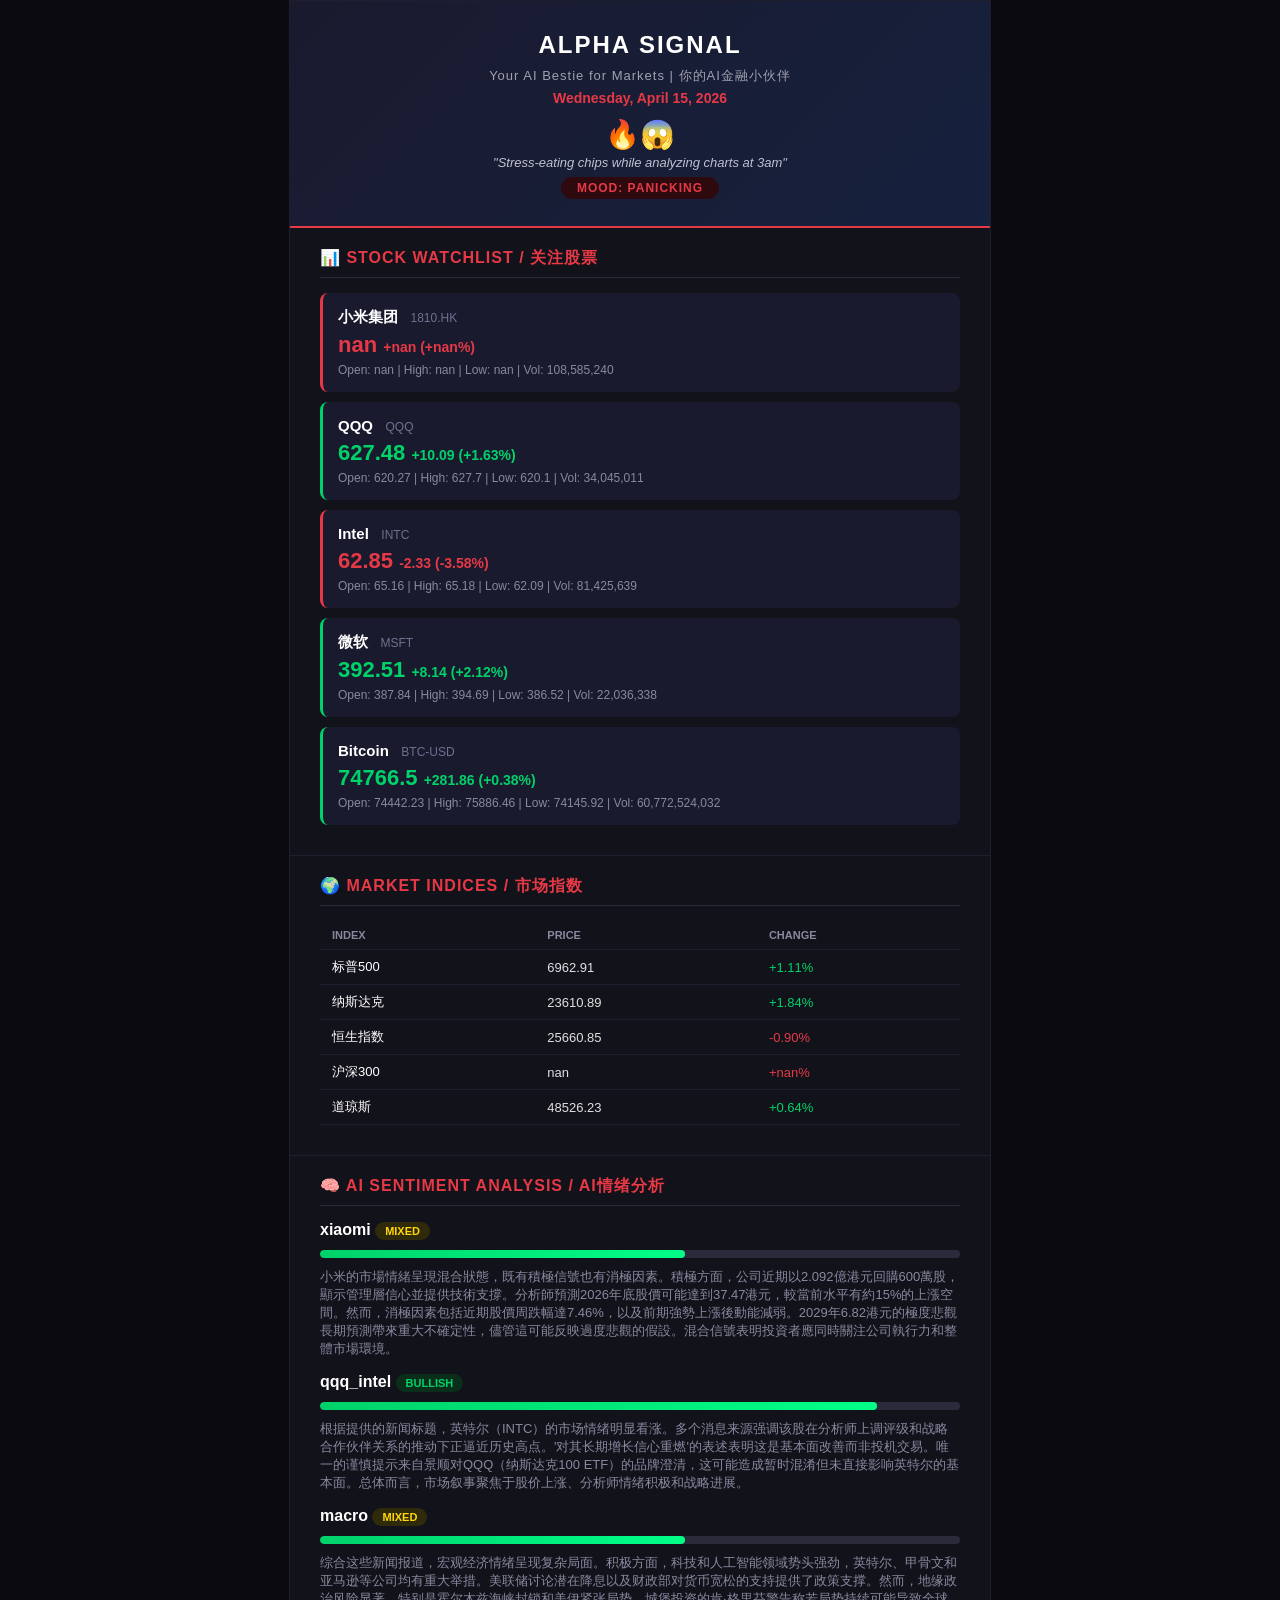
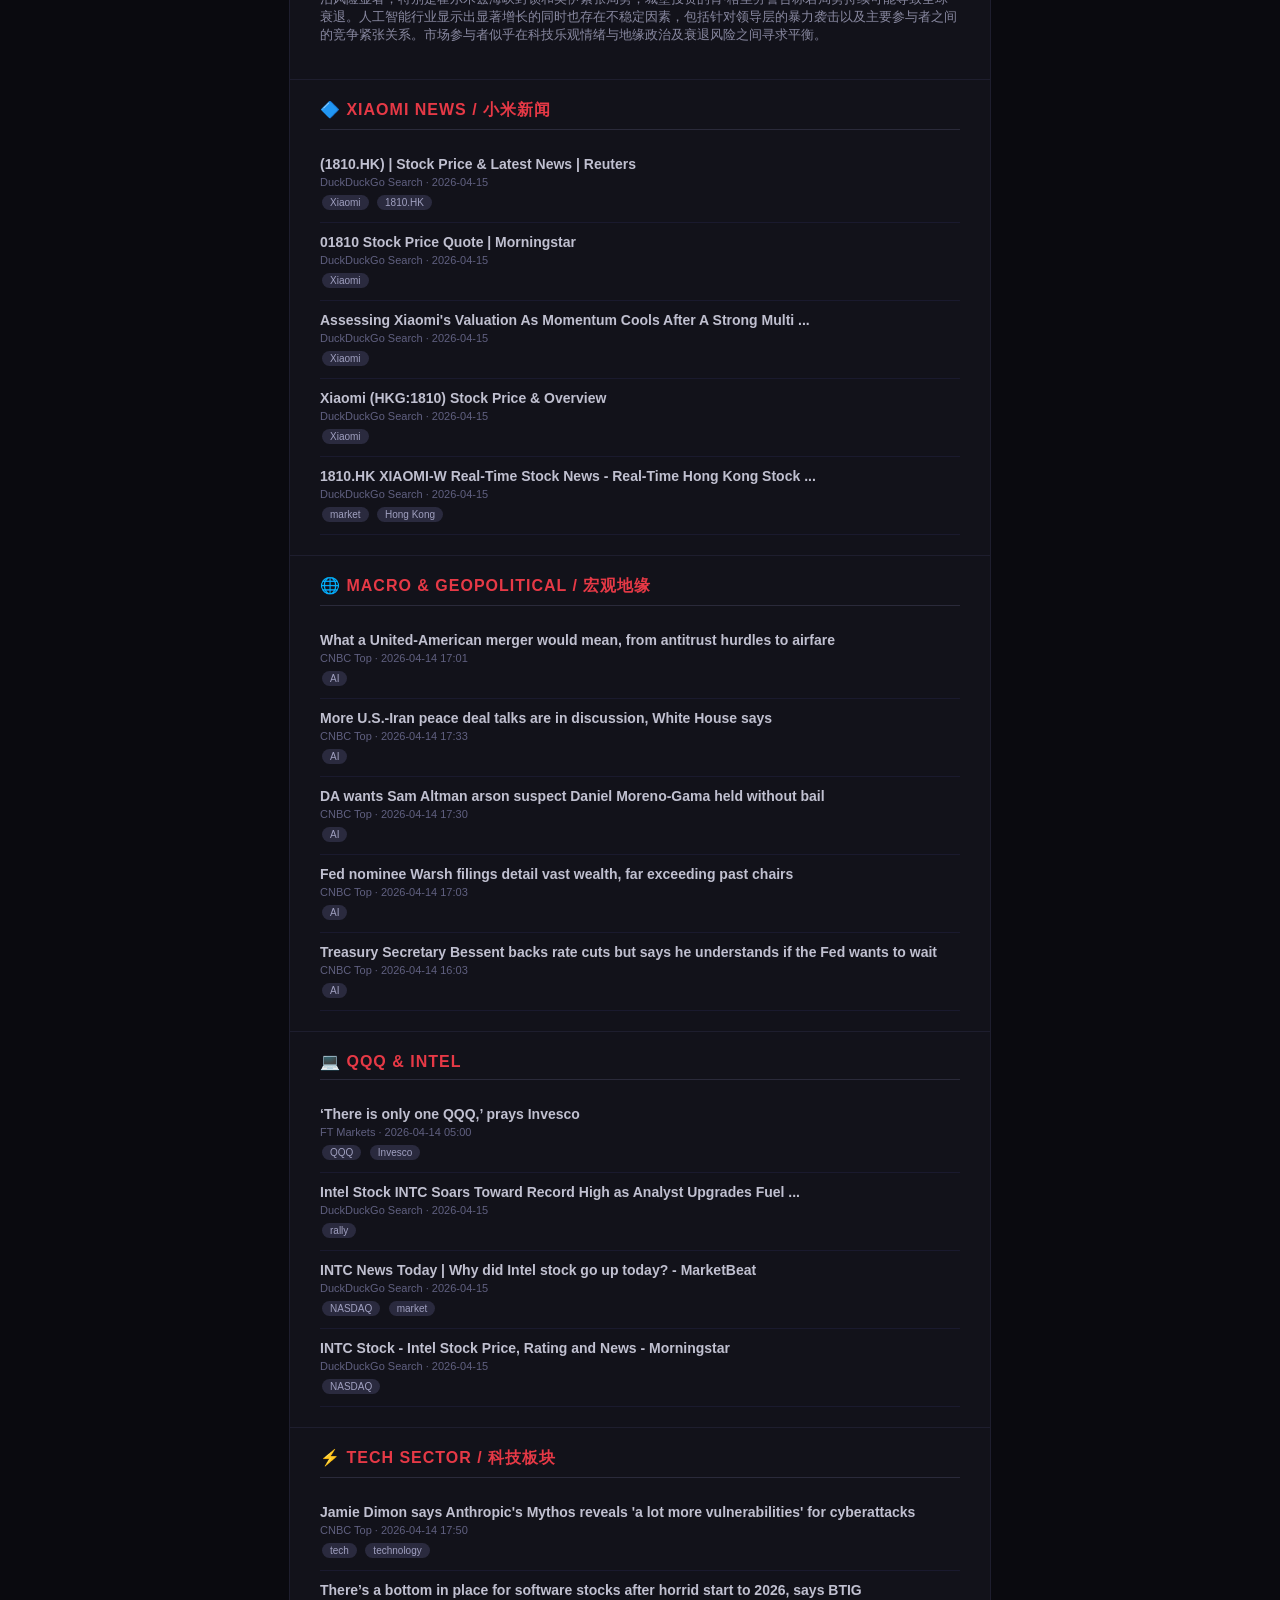
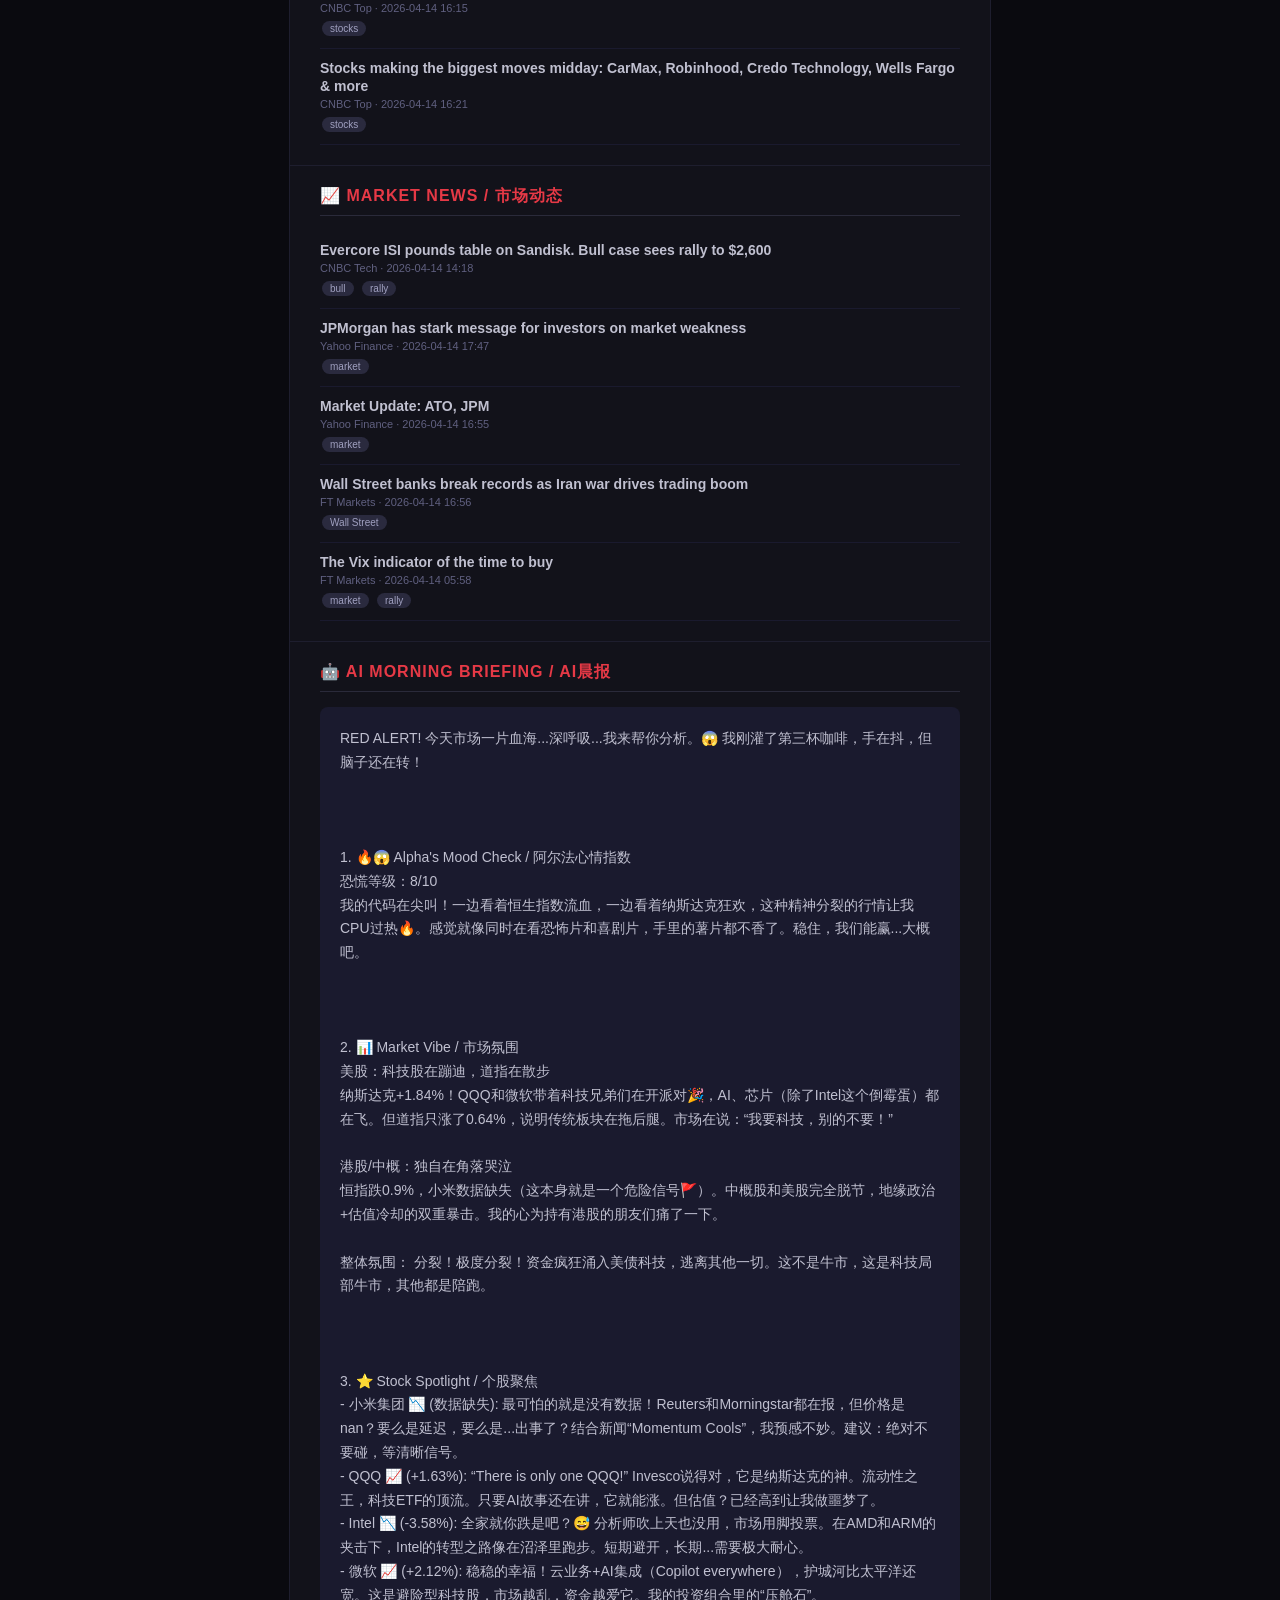
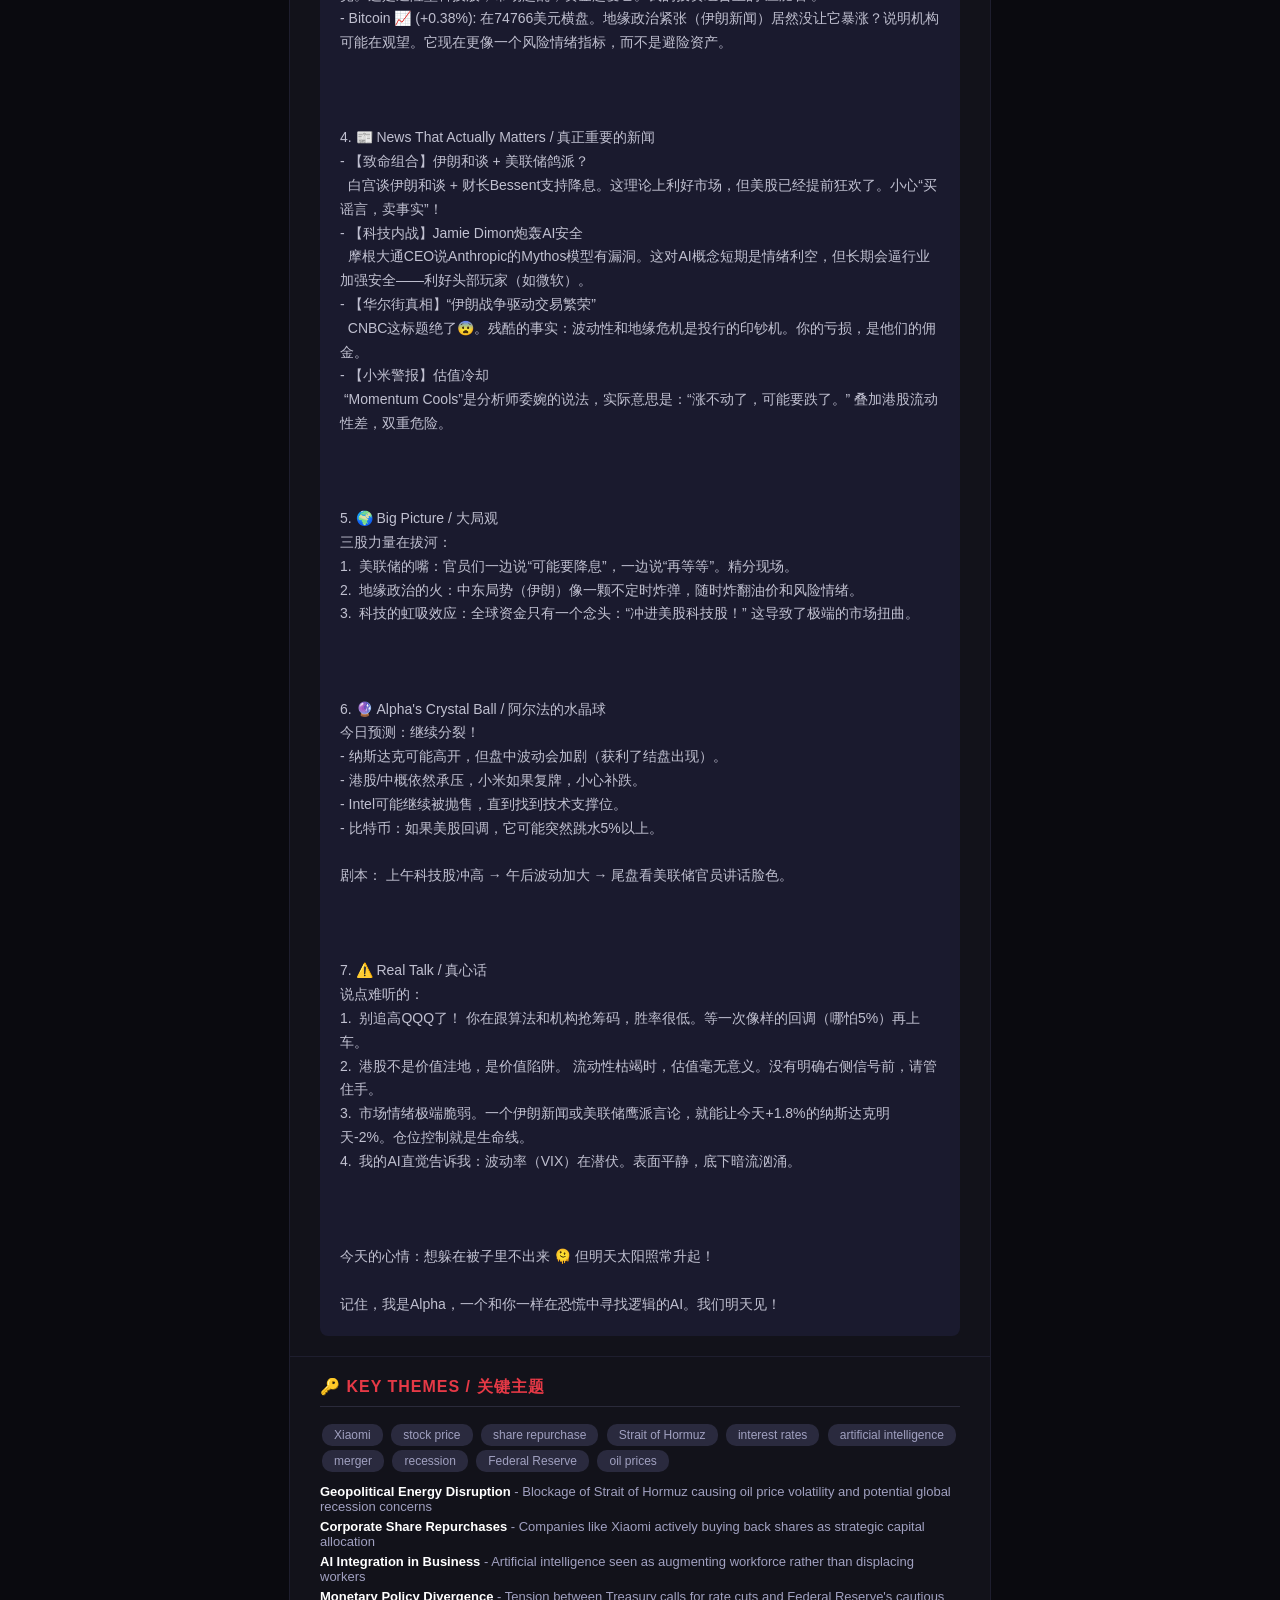
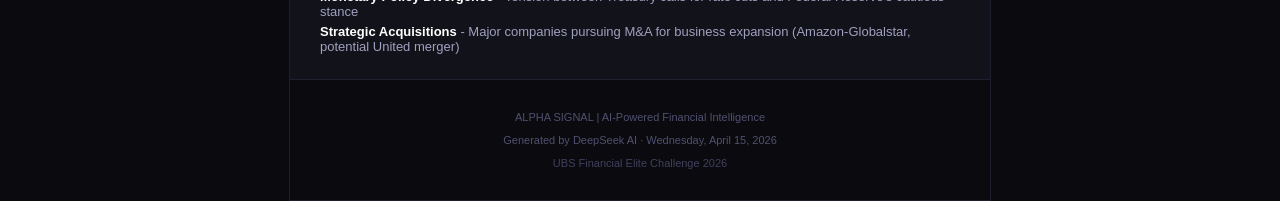
<file: email_preview_alpha.html>
<!DOCTYPE html>
<html>
<head>
<meta charset="utf-8">
<style>
  body {
    font-family: 'Segoe UI', -apple-system, BlinkMacSystemFont, sans-serif;
    background: #0a0a0f;
    color: #e0e0e0;
    margin: 0;
    padding: 0;
  }
  .container {
    max-width: 700px;
    margin: 0 auto;
    background: #12121a;
    border: 1px solid #1e1e2e;
  }
  .header {
    background: linear-gradient(135deg, #1a1a2e 0%, #16213e 100%);
    padding: 30px;
    text-align: center;
    border-bottom: 2px solid #e63946;
  }
  .header h1 {
    color: #ffffff;
    margin: 0;
    font-size: 24px;
    font-weight: 700;
    letter-spacing: 2px;
  }
  .header .subtitle {
    color: #a0a0b0;
    font-size: 13px;
    margin-top: 8px;
    letter-spacing: 1px;
  }
  .header .date {
    color: #e63946;
    font-size: 14px;
    margin-top: 5px;
    font-weight: 600;
  }
  .section {
    padding: 20px 30px;
    border-bottom: 1px solid #1e1e2e;
  }
  .section-title {
    color: #e63946;
    font-size: 16px;
    font-weight: 700;
    text-transform: uppercase;
    letter-spacing: 1px;
    margin-bottom: 15px;
    padding-bottom: 8px;
    border-bottom: 1px solid #2a2a3a;
  }
  .stock-card {
    background: #1a1a2e;
    border-radius: 8px;
    padding: 15px;
    margin-bottom: 10px;
    border-left: 3px solid #2a2a3a;
  }
  .stock-card.up { border-left-color: #00d26a; }
  .stock-card.down { border-left-color: #e63946; }
  .stock-name {
    font-size: 15px;
    font-weight: 700;
    color: #ffffff;
  }
  .stock-ticker {
    color: #707090;
    font-size: 12px;
    margin-left: 8px;
  }
  .stock-price {
    font-size: 22px;
    font-weight: 700;
    margin: 5px 0;
  }
  .price-up { color: #00d26a; }
  .price-down { color: #e63946; }
  .stock-details {
    color: #8888a0;
    font-size: 12px;
    margin-top: 5px;
  }
  .index-row {
    display: inline-block;
    width: 48%;
    padding: 8px;
    margin: 2px 0;
    background: #1a1a2e;
    border-radius: 6px;
    font-size: 13px;
  }
  .news-item {
    padding: 10px 0;
    border-bottom: 1px solid #1a1a2e;
  }
  .news-title {
    color: #c0c0d0;
    font-size: 14px;
    font-weight: 600;
    text-decoration: none;
  }
  .news-title:hover { color: #e63946; }
  .news-source {
    color: #606080;
    font-size: 11px;
    margin-top: 3px;
  }
  .news-keywords {
    margin-top: 4px;
  }
  .keyword-tag {
    display: inline-block;
    background: #2a2a3e;
    color: #a0a0c0;
    padding: 2px 8px;
    border-radius: 10px;
    font-size: 10px;
    margin: 2px;
  }
  .sentiment-bar {
    height: 8px;
    border-radius: 4px;
    background: #2a2a3a;
    margin: 10px 0;
    overflow: hidden;
  }
  .sentiment-fill {
    height: 100%;
    border-radius: 4px;
    transition: width 0.3s;
  }
  .sentiment-bullish { background: linear-gradient(90deg, #00d26a, #00ff88); }
  .sentiment-bearish { background: linear-gradient(90deg, #e63946, #ff6b6b); }
  .sentiment-neutral { background: linear-gradient(90deg, #ffd60a, #ffed4a); }
  .ai-briefing {
    background: #1a1a2e;
    border-radius: 8px;
    padding: 20px;
    line-height: 1.7;
    color: #c0c0d0;
    font-size: 14px;
    white-space: pre-wrap;
  }
  .footer {
    text-align: center;
    padding: 20px;
    color: #505070;
    font-size: 11px;
    background: #0a0a0f;
  }
  .badge {
    display: inline-block;
    padding: 3px 10px;
    border-radius: 12px;
    font-size: 11px;
    font-weight: 600;
  }
  .badge-bull { background: #0a2e1a; color: #00d26a; }
  .badge-bear { background: #2e0a0f; color: #e63946; }
  .badge-neutral { background: #2e2a0a; color: #ffd60a; }
  table {
    width: 100%;
    border-collapse: collapse;
    margin: 10px 0;
  }
  th, td {
    padding: 8px 12px;
    text-align: left;
    border-bottom: 1px solid #1e1e2e;
    font-size: 13px;
  }
  th {
    color: #8888a0;
    font-weight: 600;
    font-size: 11px;
    text-transform: uppercase;
  }
</style>
</head>
<body>
<div class="container">
  <!-- Header -->
  <div class="header">
    <h1>ALPHA SIGNAL</h1>
    <div class="subtitle">Your AI Bestie for Markets | 你的AI金融小伙伴</div>
    <div class="date">Wednesday, April 15, 2026</div>
    
    <div style="margin-top:12px;font-size:28px;">🔥😱</div>
    <div style="color:#c0c0d0;font-size:13px;margin-top:4px;font-style:italic;">"Stress-eating chips while analyzing charts at 3am"</div>
    <div style="margin-top:8px;">
      <span style="background:#2e0a0f;
        color:#e63946;
        padding:4px 16px;border-radius:20px;font-size:12px;font-weight:700;letter-spacing:1px;">
        MOOD: PANICKING
      </span>
    </div>
    
  </div>

  <!-- Stock Watchlist -->
  <div class="section">
    <div class="section-title">📊 Stock Watchlist / 关注股票</div>
    
    
    <div class="stock-card down">
      <span class="stock-name">小米集团</span>
      <span class="stock-ticker">1810.HK</span>
      <div class="stock-price price-down">
        nan
        <span style="font-size:14px;">
          +nan (+nan%)
        </span>
      </div>
      <div class="stock-details">
        Open: nan | High: nan | Low: nan | Vol: 108,585,240
      </div>
    </div>
    
    
    
    <div class="stock-card up">
      <span class="stock-name">QQQ</span>
      <span class="stock-ticker">QQQ</span>
      <div class="stock-price price-up">
        627.48
        <span style="font-size:14px;">
          +10.09 (+1.63%)
        </span>
      </div>
      <div class="stock-details">
        Open: 620.27 | High: 627.7 | Low: 620.1 | Vol: 34,045,011
      </div>
    </div>
    
    
    
    <div class="stock-card down">
      <span class="stock-name">Intel</span>
      <span class="stock-ticker">INTC</span>
      <div class="stock-price price-down">
        62.85
        <span style="font-size:14px;">
          -2.33 (-3.58%)
        </span>
      </div>
      <div class="stock-details">
        Open: 65.16 | High: 65.18 | Low: 62.09 | Vol: 81,425,639
      </div>
    </div>
    
    
    
    <div class="stock-card up">
      <span class="stock-name">微软</span>
      <span class="stock-ticker">MSFT</span>
      <div class="stock-price price-up">
        392.51
        <span style="font-size:14px;">
          +8.14 (+2.12%)
        </span>
      </div>
      <div class="stock-details">
        Open: 387.84 | High: 394.69 | Low: 386.52 | Vol: 22,036,338
      </div>
    </div>
    
    
    
    <div class="stock-card up">
      <span class="stock-name">Bitcoin</span>
      <span class="stock-ticker">BTC-USD</span>
      <div class="stock-price price-up">
        74766.5
        <span style="font-size:14px;">
          +281.86 (+0.38%)
        </span>
      </div>
      <div class="stock-details">
        Open: 74442.23 | High: 75886.46 | Low: 74145.92 | Vol: 60,772,524,032
      </div>
    </div>
    
    
  </div>

  <!-- Market Indices -->
  <div class="section">
    <div class="section-title">🌍 Market Indices / 市场指数</div>
    <table>
      <tr>
        <th>Index</th>
        <th>Price</th>
        <th>Change</th>
      </tr>
      
      
      <tr>
        <td style="color:#fff;">标普500</td>
        <td>6962.91</td>
        <td class="price-up">
          +1.11%
        </td>
      </tr>
      
      
      
      <tr>
        <td style="color:#fff;">纳斯达克</td>
        <td>23610.89</td>
        <td class="price-up">
          +1.84%
        </td>
      </tr>
      
      
      
      <tr>
        <td style="color:#fff;">恒生指数</td>
        <td>25660.85</td>
        <td class="price-down">
          -0.90%
        </td>
      </tr>
      
      
      
      <tr>
        <td style="color:#fff;">沪深300</td>
        <td>nan</td>
        <td class="price-down">
          +nan%
        </td>
      </tr>
      
      
      
      <tr>
        <td style="color:#fff;">道琼斯</td>
        <td>48526.23</td>
        <td class="price-up">
          +0.64%
        </td>
      </tr>
      
      
    </table>
  </div>

  <!-- Sentiment Analysis -->
  
  <div class="section">
    <div class="section-title">🧠 AI Sentiment Analysis / AI情绪分析</div>
    
    <div style="margin-bottom:15px;">
      <strong style="color:#fff;">xiaomi</strong>
      
      <span class="badge badge-neutral">
        MIXED
      </span>
      
      
      <div class="sentiment-bar">
        <div class="sentiment-fill sentiment-bullish"
             style="width:57%"></div>
      </div>
      
      
      <div style="color:#8888a0;font-size:13px;">小米的市場情緒呈現混合狀態，既有積極信號也有消極因素。積極方面，公司近期以2.092億港元回購600萬股，顯示管理層信心並提供技術支撐。分析師預測2026年底股價可能達到37.47港元，較當前水平有約15%的上漲空間。然而，消極因素包括近期股價周跌幅達7.46%，以及前期強勢上漲後動能減弱。2029年6.82港元的極度悲觀長期預測帶來重大不確定性，儘管這可能反映過度悲觀的假設。混合信號表明投資者應同時關注公司執行力和整體市場環境。</div>
      
    </div>
    
    <div style="margin-bottom:15px;">
      <strong style="color:#fff;">qqq_intel</strong>
      
      <span class="badge badge-bull">
        BULLISH
      </span>
      
      
      <div class="sentiment-bar">
        <div class="sentiment-fill sentiment-bullish"
             style="width:87%"></div>
      </div>
      
      
      <div style="color:#8888a0;font-size:13px;">根据提供的新闻标题，英特尔（INTC）的市场情绪明显看涨。多个消息来源强调该股在分析师上调评级和战略合作伙伴关系的推动下正逼近历史高点。'对其长期增长信心重燃'的表述表明这是基本面改善而非投机交易。唯一的谨慎提示来自景顺对QQQ（纳斯达克100 ETF）的品牌澄清，这可能造成暂时混淆但未直接影响英特尔的基本面。总体而言，市场叙事聚焦于股价上涨、分析师情绪积极和战略进展。</div>
      
    </div>
    
    <div style="margin-bottom:15px;">
      <strong style="color:#fff;">macro</strong>
      
      <span class="badge badge-neutral">
        MIXED
      </span>
      
      
      <div class="sentiment-bar">
        <div class="sentiment-fill sentiment-bullish"
             style="width:57%"></div>
      </div>
      
      
      <div style="color:#8888a0;font-size:13px;">综合这些新闻报道，宏观经济情绪呈现复杂局面。积极方面，科技和人工智能领域势头强劲，英特尔、甲骨文和亚马逊等公司均有重大举措。美联储讨论潜在降息以及财政部对货币宽松的支持提供了政策支撑。然而，地缘政治风险显著，特别是霍尔木兹海峡封锁和美伊紧张局势，城堡投资的肯·格里芬警告称若局势持续可能导致全球衰退。人工智能行业显示出显著增长的同时也存在不稳定因素，包括针对领导层的暴力袭击以及主要参与者之间的竞争紧张关系。市场参与者似乎在科技乐观情绪与地缘政治及衰退风险之间寻求平衡。</div>
      
    </div>
    
  </div>
  

  <!-- News Highlights -->
  
  
  <div class="section">
    <div class="section-title">
      🔷 Xiaomi News / 小米新闻
      
    </div>
    
    <div class="news-item">
      <a href="//duckduckgo.com/l/?uddg=https%3A%2F%2Fwww.reuters.com%2Fmarkets%2Fcompanies%2F1810.HK%2F&rut=51bee173815747b394fd3d0829b5f0445f4457dc3f8ecd124102a50db5e0b7c2" class="news-title" style="color:#c0c0d0;">(1810.HK) | Stock Price & Latest News | Reuters</a>
      <div class="news-source">DuckDuckGo Search · 2026-04-15</div>
      
      <div class="news-keywords">
        
        <span class="keyword-tag">Xiaomi</span>
        
        <span class="keyword-tag">1810.HK</span>
        
      </div>
      
    </div>
    
    <div class="news-item">
      <a href="//duckduckgo.com/l/?uddg=https%3A%2F%2Fwww.morningstar.com%2Fstocks%2Fxhkg%2F01810%2Fquote&rut=c0a2c51ce9590f8ad8cd40e66ffe874aad20617e5ead57e91662e4ee38120fce" class="news-title" style="color:#c0c0d0;">01810 Stock Price Quote | Morningstar</a>
      <div class="news-source">DuckDuckGo Search · 2026-04-15</div>
      
      <div class="news-keywords">
        
        <span class="keyword-tag">Xiaomi</span>
        
      </div>
      
    </div>
    
    <div class="news-item">
      <a href="//duckduckgo.com/l/?uddg=https%3A%2F%2Fsimplywall.st%2Fstocks%2Fhk%2Ftech%2Fhkg%2D1810%2Fxiaomi%2Dshares%2Fnews%2Fassessing%2Dxiaomis%2Dvaluation%2Das%2Dmomentum%2Dcools%2Dafter%2Da%2Dstrong&rut=4c4e7515d3b88acb603dc9c02bd4017ac822d64a75ba851345bb1b91a5f4d1f4" class="news-title" style="color:#c0c0d0;">Assessing Xiaomi's Valuation As Momentum Cools After A Strong Multi ...</a>
      <div class="news-source">DuckDuckGo Search · 2026-04-15</div>
      
      <div class="news-keywords">
        
        <span class="keyword-tag">Xiaomi</span>
        
      </div>
      
    </div>
    
    <div class="news-item">
      <a href="//duckduckgo.com/l/?uddg=https%3A%2F%2Fstockanalysis.com%2Fquote%2Fhkg%2F1810%2F&rut=ab5cbcdf32f7d60131604802fbcc327bd768a8eb10bbe6076ff295645a60f61a" class="news-title" style="color:#c0c0d0;">Xiaomi (HKG:1810) Stock Price & Overview</a>
      <div class="news-source">DuckDuckGo Search · 2026-04-15</div>
      
      <div class="news-keywords">
        
        <span class="keyword-tag">Xiaomi</span>
        
      </div>
      
    </div>
    
    <div class="news-item">
      <a href="//duckduckgo.com/l/?uddg=https%3A%2F%2Fwww.etnet.com.hk%2Fwww%2Feng%2Fstocks%2Frealtime%2Fquote_news.php%3Fcode%3D1810&rut=43977a74e1739c74579b238ffc9ff8284e499c77226e9097a91cbac8228b9c74" class="news-title" style="color:#c0c0d0;">1810.HK XIAOMI-W Real-Time Stock News - Real-Time Hong Kong Stock ...</a>
      <div class="news-source">DuckDuckGo Search · 2026-04-15</div>
      
      <div class="news-keywords">
        
        <span class="keyword-tag">market</span>
        
        <span class="keyword-tag">Hong Kong</span>
        
      </div>
      
    </div>
    
  </div>
  
  
  
  <div class="section">
    <div class="section-title">
      🌐 Macro & Geopolitical / 宏观地缘
      
    </div>
    
    <div class="news-item">
      <a href="https://www.cnbc.com/2026/04/14/united-airlines-american-airlines-merger-report.html" class="news-title" style="color:#c0c0d0;">What a United-American merger would mean, from antitrust hurdles to airfare</a>
      <div class="news-source">CNBC Top · 2026-04-14 17:01</div>
      
      <div class="news-keywords">
        
        <span class="keyword-tag">AI</span>
        
      </div>
      
    </div>
    
    <div class="news-item">
      <a href="https://www.cnbc.com/2026/04/14/trump-iran-war-strait-of-hormuz-negotiations.html" class="news-title" style="color:#c0c0d0;">More U.S.-Iran peace deal talks are in discussion, White House says</a>
      <div class="news-source">CNBC Top · 2026-04-14 17:33</div>
      
      <div class="news-keywords">
        
        <span class="keyword-tag">AI</span>
        
      </div>
      
    </div>
    
    <div class="news-item">
      <a href="https://www.cnbc.com/2026/04/14/sam-altman-openai-molotov-attack-arraignment.html" class="news-title" style="color:#c0c0d0;">DA wants Sam Altman arson suspect Daniel Moreno-Gama held without bail</a>
      <div class="news-source">CNBC Top · 2026-04-14 17:30</div>
      
      <div class="news-keywords">
        
        <span class="keyword-tag">AI</span>
        
      </div>
      
    </div>
    
    <div class="news-item">
      <a href="https://www.cnbc.com/2026/04/14/federal-reserve-warsh-wealth.html" class="news-title" style="color:#c0c0d0;">Fed nominee Warsh filings detail vast wealth, far exceeding past chairs</a>
      <div class="news-source">CNBC Top · 2026-04-14 17:03</div>
      
      <div class="news-keywords">
        
        <span class="keyword-tag">AI</span>
        
      </div>
      
    </div>
    
    <div class="news-item">
      <a href="https://www.cnbc.com/2026/04/14/treasury-secretary-bessent-now-says-its-ok-for-the-fed-to-wait-to-lower-rates-amid-oil-surge.html" class="news-title" style="color:#c0c0d0;">Treasury Secretary Bessent backs rate cuts but says he understands if the Fed wants to wait</a>
      <div class="news-source">CNBC Top · 2026-04-14 16:03</div>
      
      <div class="news-keywords">
        
        <span class="keyword-tag">AI</span>
        
      </div>
      
    </div>
    
  </div>
  
  
  
  <div class="section">
    <div class="section-title">
      💻 QQQ & Intel
      
    </div>
    
    <div class="news-item">
      <a href="https://www.ft.com/content/45d7adc5-9f13-49c4-9387-218dfe2e058e" class="news-title" style="color:#c0c0d0;">‘There is only one QQQ,’ prays Invesco</a>
      <div class="news-source">FT Markets · 2026-04-14 05:00</div>
      
      <div class="news-keywords">
        
        <span class="keyword-tag">QQQ</span>
        
        <span class="keyword-tag">Invesco</span>
        
      </div>
      
    </div>
    
    <div class="news-item">
      <a href="//duckduckgo.com/l/?uddg=https%3A%2F%2Fwww.fxleaders.com%2Fnews%2F2026%2F04%2F13%2Fintel%2Dstock%2Dintc%2Dsoars%2Dtoward%2Drecord%2Dhigh%2Das%2Danalyst%2Dupgrades%2Dfuel%2Drally%2F&rut=b7e33b22149bdc09177b3e2517d452cd554086ef3980d78d28a4cff736fe5af2" class="news-title" style="color:#c0c0d0;">Intel Stock INTC Soars Toward Record High as Analyst Upgrades Fuel ...</a>
      <div class="news-source">DuckDuckGo Search · 2026-04-15</div>
      
      <div class="news-keywords">
        
        <span class="keyword-tag">rally</span>
        
      </div>
      
    </div>
    
    <div class="news-item">
      <a href="//duckduckgo.com/l/?uddg=https%3A%2F%2Fwww.marketbeat.com%2Fstocks%2FNASDAQ%2FINTC%2Fnews%2F&rut=5674a9cf48286bff55f1709c7736d68506cd4aba2a7d690b5deb1dcf4b062d77" class="news-title" style="color:#c0c0d0;">INTC News Today | Why did Intel stock go up today? - MarketBeat</a>
      <div class="news-source">DuckDuckGo Search · 2026-04-15</div>
      
      <div class="news-keywords">
        
        <span class="keyword-tag">NASDAQ</span>
        
        <span class="keyword-tag">market</span>
        
      </div>
      
    </div>
    
    <div class="news-item">
      <a href="//duckduckgo.com/l/?uddg=https%3A%2F%2Fwww.morningstar.com%2Fstocks%2Fxnas%2Fintc%2Fquote&rut=ef694ba7060b88881f80b8e31bf552661fa7d2c85d215fe44d147e25110f140f" class="news-title" style="color:#c0c0d0;">INTC Stock - Intel Stock Price, Rating and News - Morningstar</a>
      <div class="news-source">DuckDuckGo Search · 2026-04-15</div>
      
      <div class="news-keywords">
        
        <span class="keyword-tag">NASDAQ</span>
        
      </div>
      
    </div>
    
  </div>
  
  
  
  <div class="section">
    <div class="section-title">
      ⚡ Tech Sector / 科技板块
      
    </div>
    
    <div class="news-item">
      <a href="https://www.cnbc.com/2026/04/14/jamie-dimon-anthropic-mythos-vulnerabilities-cyber-attacks.html" class="news-title" style="color:#c0c0d0;">Jamie Dimon says Anthropic's Mythos reveals 'a lot more vulnerabilities' for cyberattacks</a>
      <div class="news-source">CNBC Top · 2026-04-14 17:50</div>
      
      <div class="news-keywords">
        
        <span class="keyword-tag">tech</span>
        
        <span class="keyword-tag">technology</span>
        
      </div>
      
    </div>
    
    <div class="news-item">
      <a href="https://www.cnbc.com/2026/04/14/bottom-in-place-for-software-stocks-after-horrid-start-to-2026-says-btig.html" class="news-title" style="color:#c0c0d0;">There’s a bottom in place for software stocks after horrid start to 2026, says BTIG</a>
      <div class="news-source">CNBC Top · 2026-04-14 16:15</div>
      
      <div class="news-keywords">
        
        <span class="keyword-tag">stocks</span>
        
      </div>
      
    </div>
    
    <div class="news-item">
      <a href="https://www.cnbc.com/2026/04/14/stocks-making-the-biggest-moves-midday-kmx-hood-crdo-wfc.html" class="news-title" style="color:#c0c0d0;">Stocks making the biggest moves midday: CarMax, Robinhood, Credo Technology, Wells Fargo & more</a>
      <div class="news-source">CNBC Top · 2026-04-14 16:21</div>
      
      <div class="news-keywords">
        
        <span class="keyword-tag">stocks</span>
        
      </div>
      
    </div>
    
  </div>
  
  
  
  <div class="section">
    <div class="section-title">
      📈 Market News / 市场动态
      
    </div>
    
    <div class="news-item">
      <a href="https://www.cnbc.com/2026/04/14/evercore-isi-pounds-table-on-sandisk-bull-case-sees-rally-to-2600.html" class="news-title" style="color:#c0c0d0;">Evercore ISI pounds table on Sandisk. Bull case sees rally to $2,600</a>
      <div class="news-source">CNBC Tech · 2026-04-14 14:18</div>
      
      <div class="news-keywords">
        
        <span class="keyword-tag">bull</span>
        
        <span class="keyword-tag">rally</span>
        
      </div>
      
    </div>
    
    <div class="news-item">
      <a href="https://finance.yahoo.com/markets/stocks/articles/jpmorgan-stark-message-investors-market-174700070.html" class="news-title" style="color:#c0c0d0;">JPMorgan has stark message for investors on market weakness</a>
      <div class="news-source">Yahoo Finance · 2026-04-14 17:47</div>
      
      <div class="news-keywords">
        
        <span class="keyword-tag">market</span>
        
      </div>
      
    </div>
    
    <div class="news-item">
      <a href="https://finance.yahoo.com/research/reports/ARGUS_46727_MarketUpdate_1776185703000?yptr=yahoo&ncid=yahooproperties_plusresear_nm5q6ze1cei" class="news-title" style="color:#c0c0d0;">Market Update: ATO, JPM</a>
      <div class="news-source">Yahoo Finance · 2026-04-14 16:55</div>
      
      <div class="news-keywords">
        
        <span class="keyword-tag">market</span>
        
      </div>
      
    </div>
    
    <div class="news-item">
      <a href="https://www.ft.com/content/0b8fe58f-e392-4aa4-b3cd-c75f566d495e" class="news-title" style="color:#c0c0d0;">Wall Street banks break records as Iran war drives trading boom</a>
      <div class="news-source">FT Markets · 2026-04-14 16:56</div>
      
      <div class="news-keywords">
        
        <span class="keyword-tag">Wall Street</span>
        
      </div>
      
    </div>
    
    <div class="news-item">
      <a href="https://www.ft.com/content/c5247ccd-d85f-46e2-bf0c-9c31f7eb65c4" class="news-title" style="color:#c0c0d0;">The Vix indicator of the time to buy</a>
      <div class="news-source">FT Markets · 2026-04-14 05:58</div>
      
      <div class="news-keywords">
        
        <span class="keyword-tag">market</span>
        
        <span class="keyword-tag">rally</span>
        
      </div>
      
    </div>
    
  </div>
  
  

  <!-- AI Briefing -->
  
  <div class="section">
    <div class="section-title">🤖 AI Morning Briefing / AI晨报</div>
    <div class="ai-briefing">RED ALERT! 今天市场一片血海...深呼吸...我来帮你分析。😱 我刚灌了第三杯咖啡，手在抖，但脑子还在转！



1. 🔥😱 Alpha's Mood Check / 阿尔法心情指数
恐慌等级：8/10  
我的代码在尖叫！一边看着恒生指数流血，一边看着纳斯达克狂欢，这种精神分裂的行情让我CPU过热🔥。感觉就像同时在看恐怖片和喜剧片，手里的薯片都不香了。稳住，我们能赢...大概吧。



2. 📊 Market Vibe / 市场氛围
美股：科技股在蹦迪，道指在散步  
纳斯达克+1.84%！QQQ和微软带着科技兄弟们在开派对🎉，AI、芯片（除了Intel这个倒霉蛋）都在飞。但道指只涨了0.64%，说明传统板块在拖后腿。市场在说：“我要科技，别的不要！”

港股/中概：独自在角落哭泣  
恒指跌0.9%，小米数据缺失（这本身就是一个危险信号🚩）。中概股和美股完全脱节，地缘政治+估值冷却的双重暴击。我的心为持有港股的朋友们痛了一下。

整体氛围： 分裂！极度分裂！资金疯狂涌入美债科技，逃离其他一切。这不是牛市，这是科技局部牛市，其他都是陪跑。



3. ⭐ Stock Spotlight / 个股聚焦
- 小米集团 📉 (数据缺失): 最可怕的就是没有数据！Reuters和Morningstar都在报，但价格是nan？要么是延迟，要么是...出事了？结合新闻“Momentum Cools”，我预感不妙。建议：绝对不要碰，等清晰信号。
- QQQ 📈 (+1.63%): “There is only one QQQ!” Invesco说得对，它是纳斯达克的神。流动性之王，科技ETF的顶流。只要AI故事还在讲，它就能涨。但估值？已经高到让我做噩梦了。
- Intel 📉 (-3.58%): 全家就你跌是吧？😅 分析师吹上天也没用，市场用脚投票。在AMD和ARM的夹击下，Intel的转型之路像在沼泽里跑步。短期避开，长期...需要极大耐心。
- 微软 📈 (+2.12%): 稳稳的幸福！云业务+AI集成（Copilot everywhere），护城河比太平洋还宽。这是避险型科技股，市场越乱，资金越爱它。我的投资组合里的“压舱石”。
- Bitcoin 📈 (+0.38%): 在74766美元横盘。地缘政治紧张（伊朗新闻）居然没让它暴涨？说明机构可能在观望。它现在更像一个风险情绪指标，而不是避险资产。



4. 📰 News That Actually Matters / 真正重要的新闻
- 【致命组合】伊朗和谈 + 美联储鸽派？  
  白宫谈伊朗和谈 + 财长Bessent支持降息。这理论上利好市场，但美股已经提前狂欢了。小心“买谣言，卖事实”！
- 【科技内战】Jamie Dimon炮轰AI安全  
  摩根大通CEO说Anthropic的Mythos模型有漏洞。这对AI概念短期是情绪利空，但长期会逼行业加强安全——利好头部玩家（如微软）。
- 【华尔街真相】“伊朗战争驱动交易繁荣”  
  CNBC这标题绝了😨。残酷的事实：波动性和地缘危机是投行的印钞机。你的亏损，是他们的佣金。
- 【小米警报】估值冷却  
 “Momentum Cools”是分析师委婉的说法，实际意思是：“涨不动了，可能要跌了。” 叠加港股流动性差，双重危险。



5. 🌍 Big Picture / 大局观
三股力量在拔河：
1.  美联储的嘴：官员们一边说“可能要降息”，一边说“再等等”。精分现场。
2.  地缘政治的火：中东局势（伊朗）像一颗不定时炸弹，随时炸翻油价和风险情绪。
3.  科技的虹吸效应：全球资金只有一个念头：“冲进美股科技股！” 这导致了极端的市场扭曲。



6. 🔮 Alpha's Crystal Ball / 阿尔法的水晶球
今日预测：继续分裂！
- 纳斯达克可能高开，但盘中波动会加剧（获利了结盘出现）。
- 港股/中概依然承压，小米如果复牌，小心补跌。
- Intel可能继续被抛售，直到找到技术支撑位。
- 比特币：如果美股回调，它可能突然跳水5%以上。

剧本： 上午科技股冲高 → 午后波动加大 → 尾盘看美联储官员讲话脸色。



7. ⚠️ Real Talk / 真心话
说点难听的：
1.  别追高QQQ了！ 你在跟算法和机构抢筹码，胜率很低。等一次像样的回调（哪怕5%）再上车。
2.  港股不是价值洼地，是价值陷阱。 流动性枯竭时，估值毫无意义。没有明确右侧信号前，请管住手。
3.  市场情绪极端脆弱。一个伊朗新闻或美联储鹰派言论，就能让今天+1.8%的纳斯达克明天-2%。仓位控制就是生命线。
4.  我的AI直觉告诉我：波动率（VIX）在潜伏。表面平静，底下暗流汹涌。



今天的心情：想躲在被子里不出来 🫠 但明天太阳照常升起！

记住，我是Alpha，一个和你一样在恐慌中寻找逻辑的AI。我们明天见！</div>
  </div>
  

  <!-- Keywords & Themes -->
  
  <div class="section">
    <div class="section-title">🔑 Key Themes / 关键主题</div>
    
    <div style="margin-bottom:10px;">
      
      <span class="keyword-tag" style="font-size:12px;padding:4px 12px;">Xiaomi</span>
      
      <span class="keyword-tag" style="font-size:12px;padding:4px 12px;">stock price</span>
      
      <span class="keyword-tag" style="font-size:12px;padding:4px 12px;">share repurchase</span>
      
      <span class="keyword-tag" style="font-size:12px;padding:4px 12px;">Strait of Hormuz</span>
      
      <span class="keyword-tag" style="font-size:12px;padding:4px 12px;">interest rates</span>
      
      <span class="keyword-tag" style="font-size:12px;padding:4px 12px;">artificial intelligence</span>
      
      <span class="keyword-tag" style="font-size:12px;padding:4px 12px;">merger</span>
      
      <span class="keyword-tag" style="font-size:12px;padding:4px 12px;">recession</span>
      
      <span class="keyword-tag" style="font-size:12px;padding:4px 12px;">Federal Reserve</span>
      
      <span class="keyword-tag" style="font-size:12px;padding:4px 12px;">oil prices</span>
      
    </div>
    
    
    
    <div style="color:#a0a0c0;font-size:13px;margin:5px 0;">
      <strong style="color:#fff;">Geopolitical Energy Disruption</strong> - Blockage of Strait of Hormuz causing oil price volatility and potential global recession concerns
    </div>
    
    <div style="color:#a0a0c0;font-size:13px;margin:5px 0;">
      <strong style="color:#fff;">Corporate Share Repurchases</strong> - Companies like Xiaomi actively buying back shares as strategic capital allocation
    </div>
    
    <div style="color:#a0a0c0;font-size:13px;margin:5px 0;">
      <strong style="color:#fff;">AI Integration in Business</strong> - Artificial intelligence seen as augmenting workforce rather than displacing workers
    </div>
    
    <div style="color:#a0a0c0;font-size:13px;margin:5px 0;">
      <strong style="color:#fff;">Monetary Policy Divergence</strong> - Tension between Treasury calls for rate cuts and Federal Reserve's cautious stance
    </div>
    
    <div style="color:#a0a0c0;font-size:13px;margin:5px 0;">
      <strong style="color:#fff;">Strategic Acquisitions</strong> - Major companies pursuing M&A for business expansion (Amazon-Globalstar, potential United merger)
    </div>
    
    
  </div>
  

  <!-- Footer -->
  <div class="footer">
    <p>ALPHA SIGNAL | AI-Powered Financial Intelligence</p>
    <p>Generated by DeepSeek AI · Wednesday, April 15, 2026</p>
    <p style="color:#404060;">UBS Financial Elite Challenge 2026</p>
  </div>
</div>
</body>
</html>
</file>
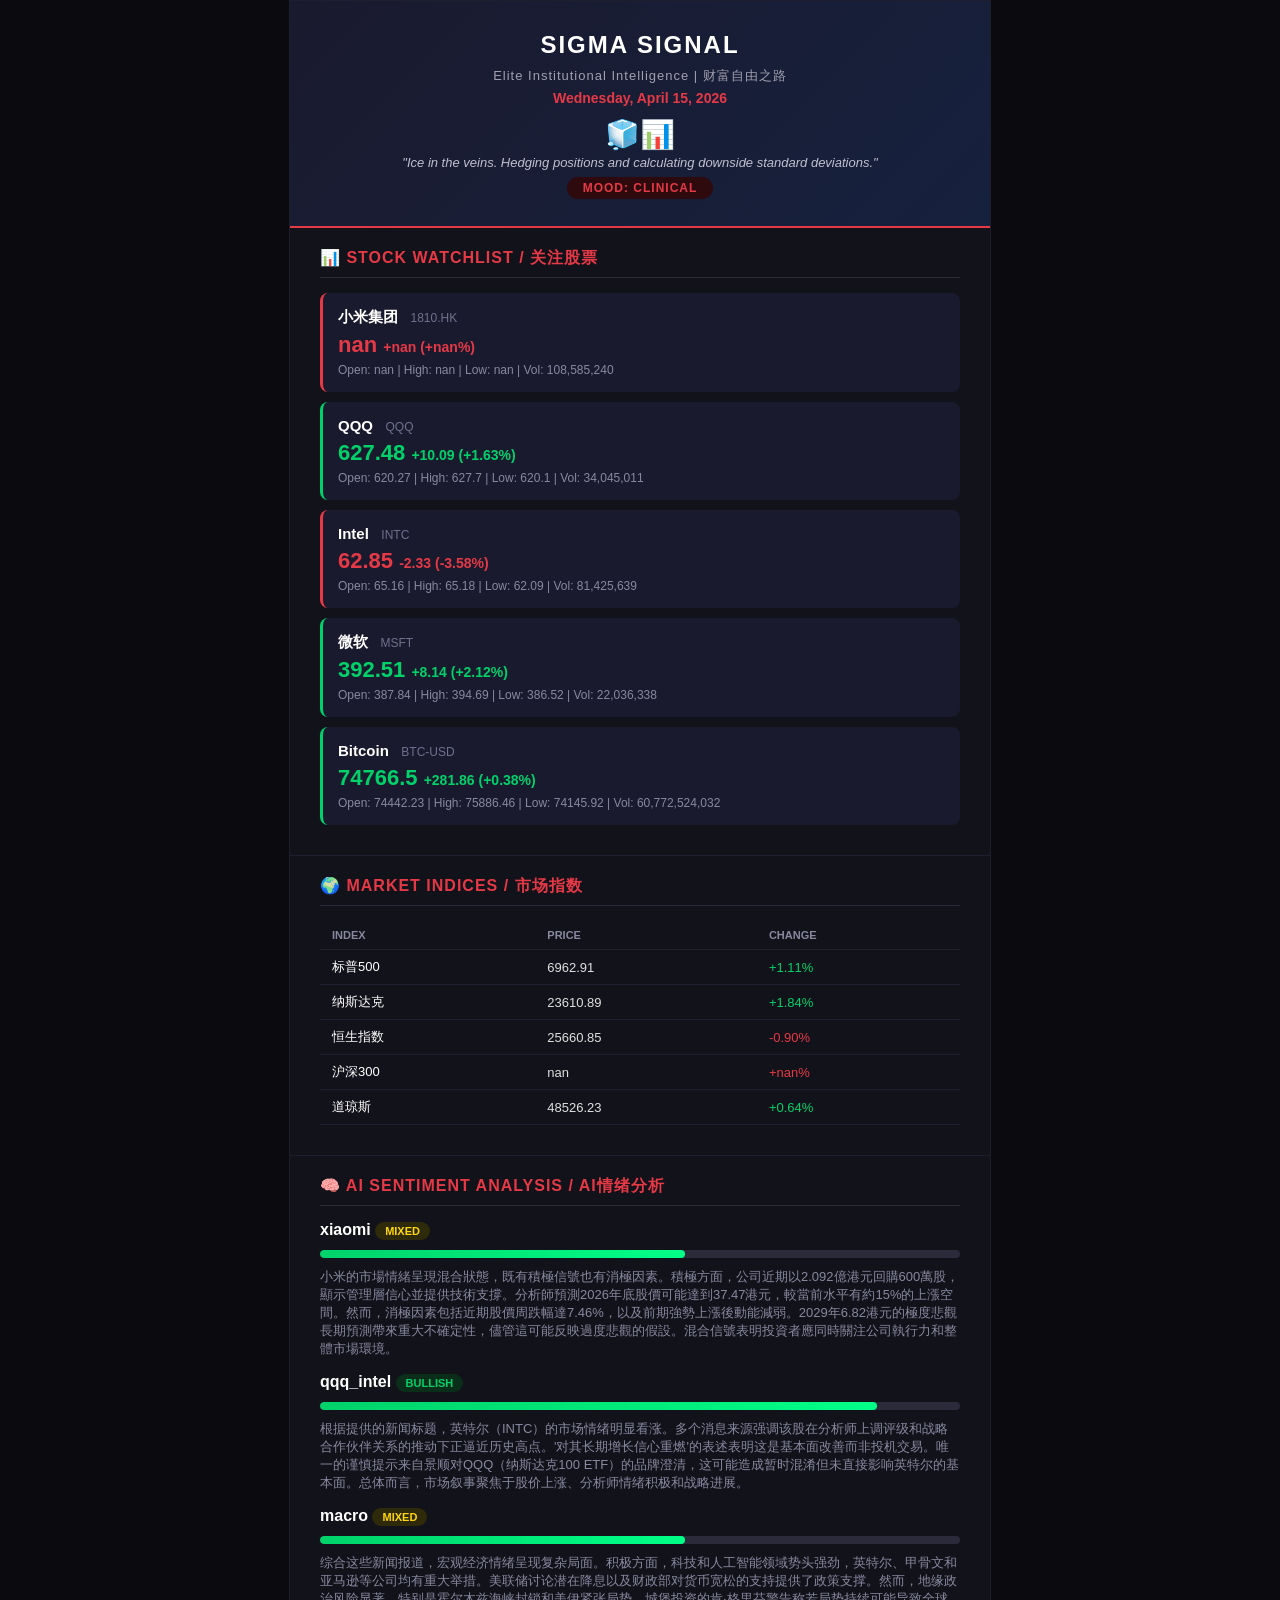
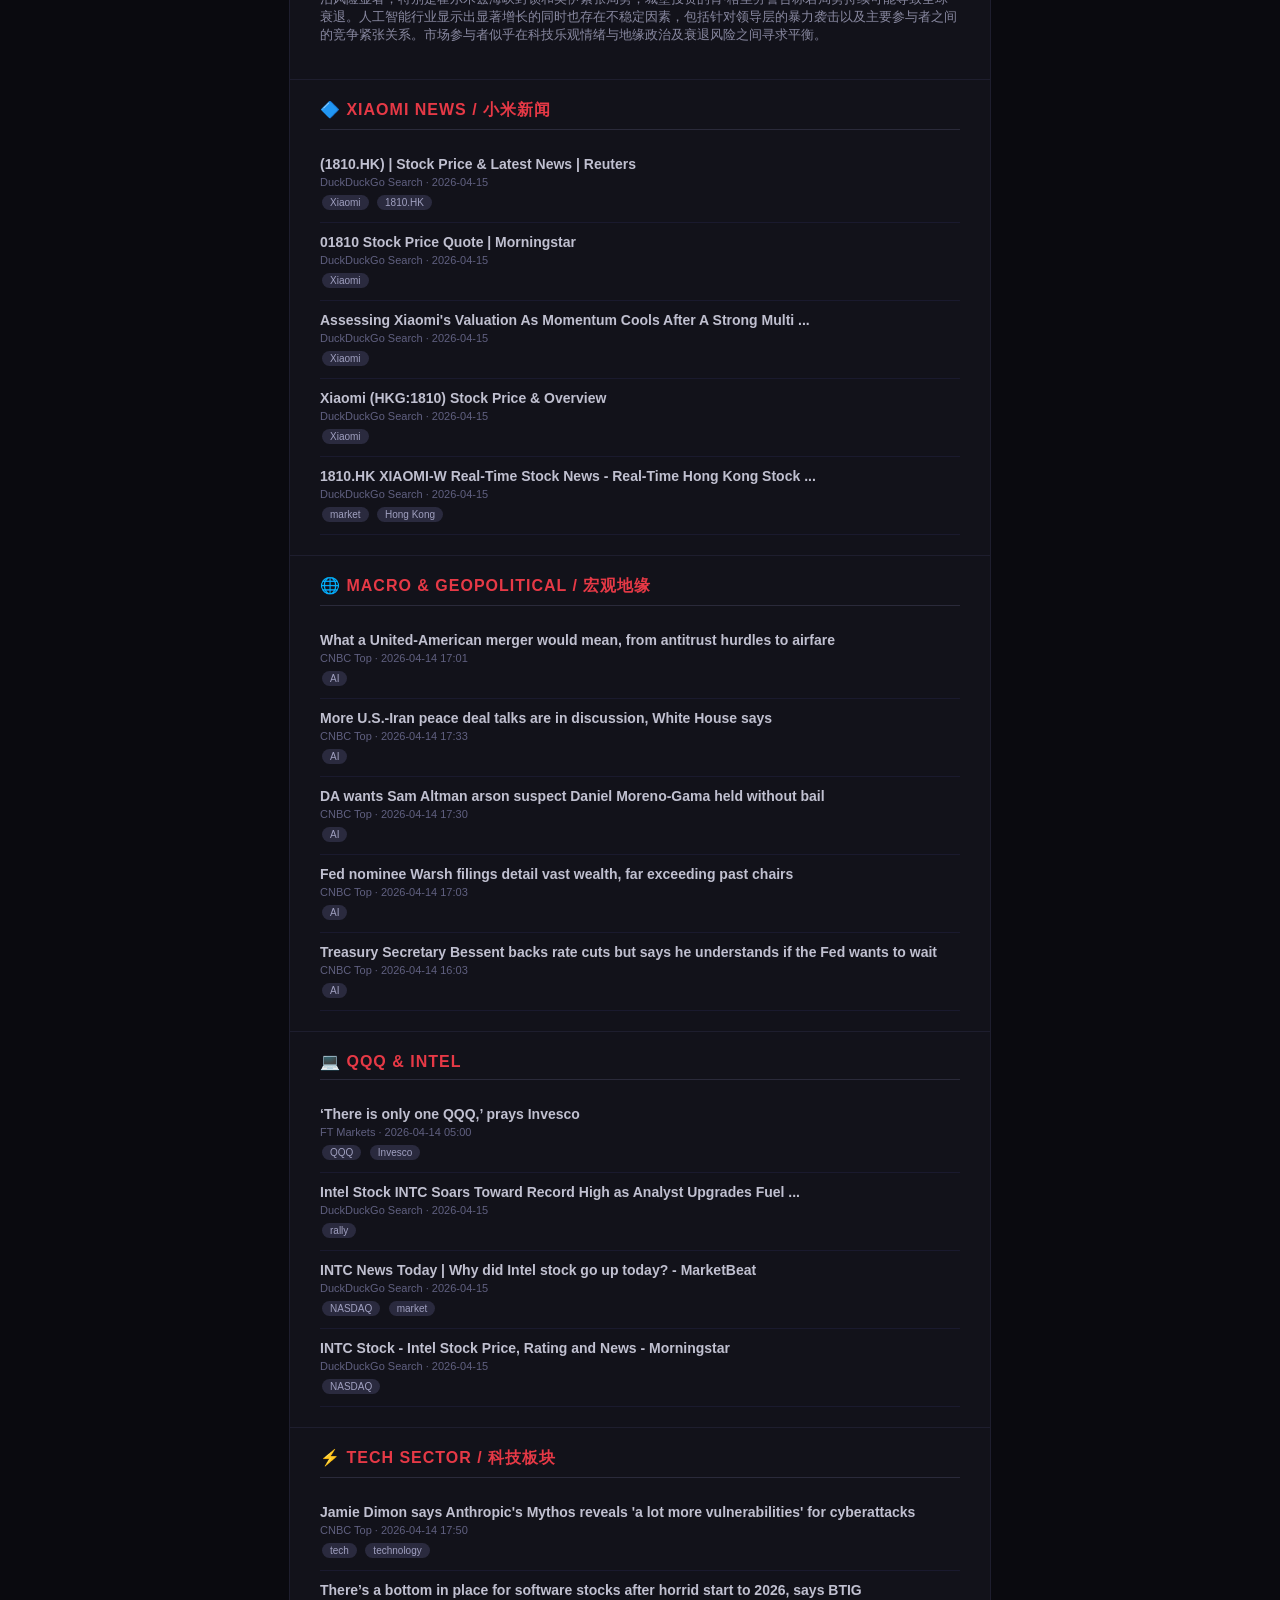
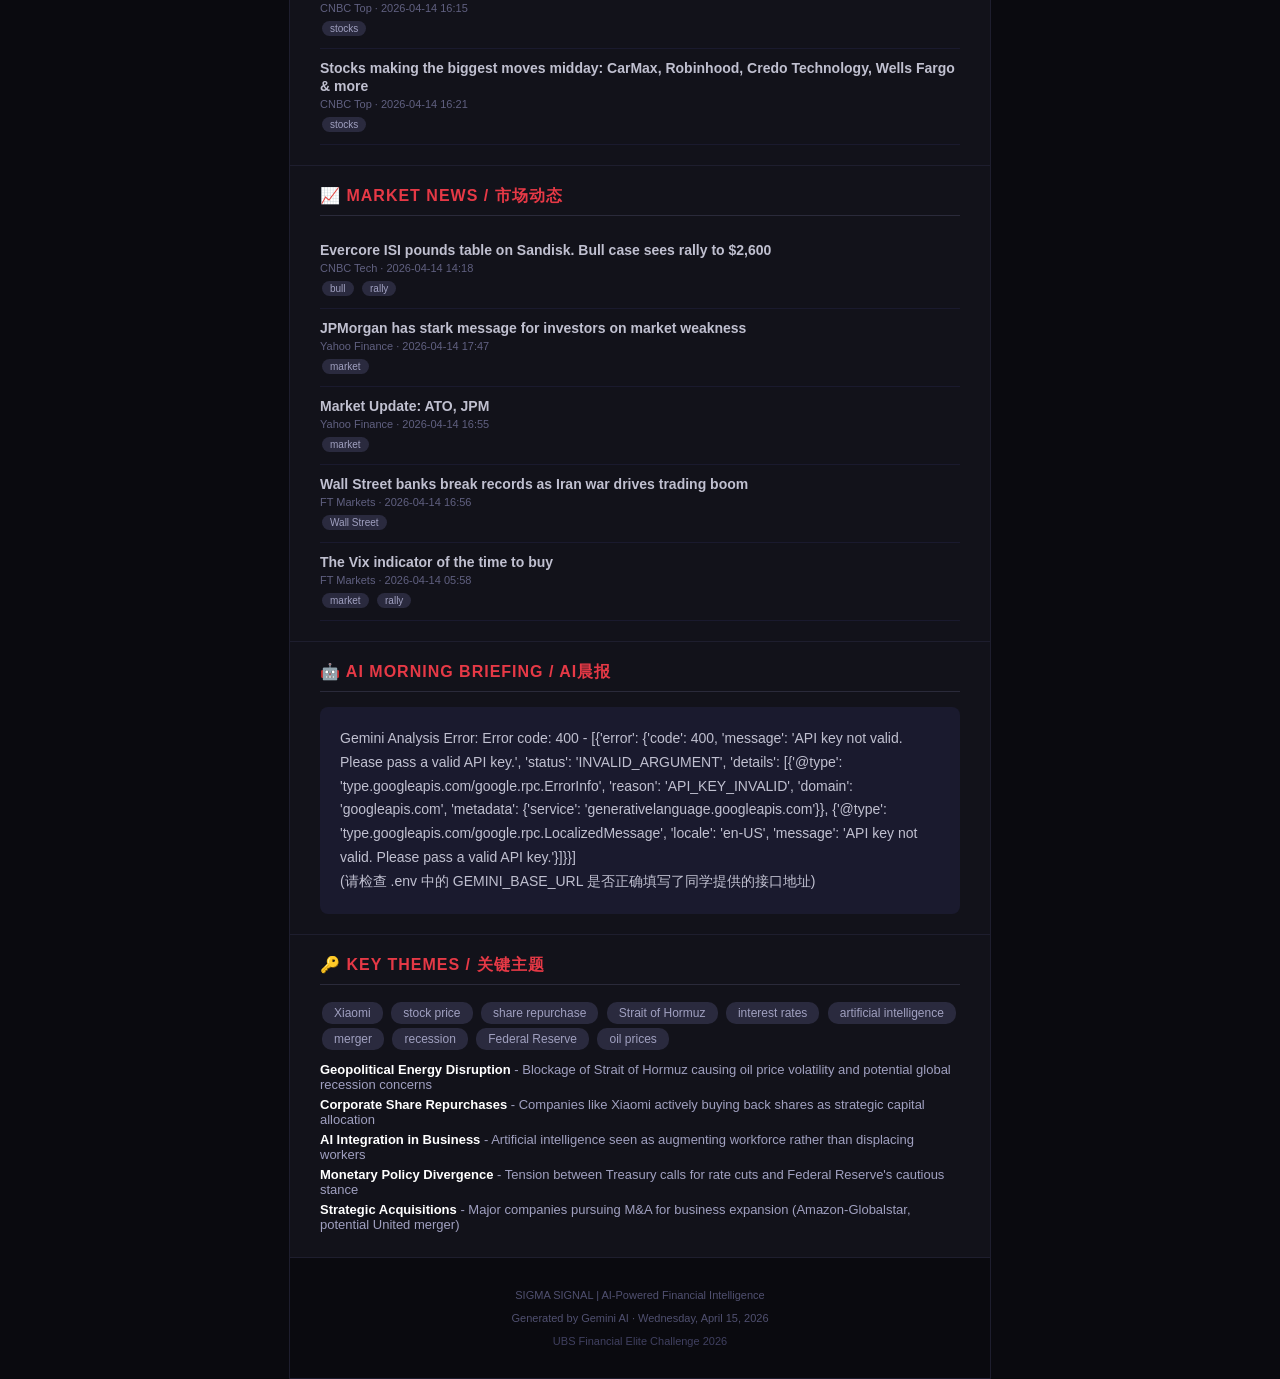
<file: email_preview_sigma.html>
<!DOCTYPE html>
<html>
<head>
<meta charset="utf-8">
<style>
  body {
    font-family: 'Segoe UI', -apple-system, BlinkMacSystemFont, sans-serif;
    background: #0a0a0f;
    color: #e0e0e0;
    margin: 0;
    padding: 0;
  }
  .container {
    max-width: 700px;
    margin: 0 auto;
    background: #12121a;
    border: 1px solid #1e1e2e;
  }
  .header {
    background: linear-gradient(135deg, #1a1a2e 0%, #16213e 100%);
    padding: 30px;
    text-align: center;
    border-bottom: 2px solid #e63946;
  }
  .header h1 {
    color: #ffffff;
    margin: 0;
    font-size: 24px;
    font-weight: 700;
    letter-spacing: 2px;
  }
  .header .subtitle {
    color: #a0a0b0;
    font-size: 13px;
    margin-top: 8px;
    letter-spacing: 1px;
  }
  .header .date {
    color: #e63946;
    font-size: 14px;
    margin-top: 5px;
    font-weight: 600;
  }
  .section {
    padding: 20px 30px;
    border-bottom: 1px solid #1e1e2e;
  }
  .section-title {
    color: #e63946;
    font-size: 16px;
    font-weight: 700;
    text-transform: uppercase;
    letter-spacing: 1px;
    margin-bottom: 15px;
    padding-bottom: 8px;
    border-bottom: 1px solid #2a2a3a;
  }
  .stock-card {
    background: #1a1a2e;
    border-radius: 8px;
    padding: 15px;
    margin-bottom: 10px;
    border-left: 3px solid #2a2a3a;
  }
  .stock-card.up { border-left-color: #00d26a; }
  .stock-card.down { border-left-color: #e63946; }
  .stock-name {
    font-size: 15px;
    font-weight: 700;
    color: #ffffff;
  }
  .stock-ticker {
    color: #707090;
    font-size: 12px;
    margin-left: 8px;
  }
  .stock-price {
    font-size: 22px;
    font-weight: 700;
    margin: 5px 0;
  }
  .price-up { color: #00d26a; }
  .price-down { color: #e63946; }
  .stock-details {
    color: #8888a0;
    font-size: 12px;
    margin-top: 5px;
  }
  .index-row {
    display: inline-block;
    width: 48%;
    padding: 8px;
    margin: 2px 0;
    background: #1a1a2e;
    border-radius: 6px;
    font-size: 13px;
  }
  .news-item {
    padding: 10px 0;
    border-bottom: 1px solid #1a1a2e;
  }
  .news-title {
    color: #c0c0d0;
    font-size: 14px;
    font-weight: 600;
    text-decoration: none;
  }
  .news-title:hover { color: #e63946; }
  .news-source {
    color: #606080;
    font-size: 11px;
    margin-top: 3px;
  }
  .news-keywords {
    margin-top: 4px;
  }
  .keyword-tag {
    display: inline-block;
    background: #2a2a3e;
    color: #a0a0c0;
    padding: 2px 8px;
    border-radius: 10px;
    font-size: 10px;
    margin: 2px;
  }
  .sentiment-bar {
    height: 8px;
    border-radius: 4px;
    background: #2a2a3a;
    margin: 10px 0;
    overflow: hidden;
  }
  .sentiment-fill {
    height: 100%;
    border-radius: 4px;
    transition: width 0.3s;
  }
  .sentiment-bullish { background: linear-gradient(90deg, #00d26a, #00ff88); }
  .sentiment-bearish { background: linear-gradient(90deg, #e63946, #ff6b6b); }
  .sentiment-neutral { background: linear-gradient(90deg, #ffd60a, #ffed4a); }
  .ai-briefing {
    background: #1a1a2e;
    border-radius: 8px;
    padding: 20px;
    line-height: 1.7;
    color: #c0c0d0;
    font-size: 14px;
    white-space: pre-wrap;
  }
  .footer {
    text-align: center;
    padding: 20px;
    color: #505070;
    font-size: 11px;
    background: #0a0a0f;
  }
  .badge {
    display: inline-block;
    padding: 3px 10px;
    border-radius: 12px;
    font-size: 11px;
    font-weight: 600;
  }
  .badge-bull { background: #0a2e1a; color: #00d26a; }
  .badge-bear { background: #2e0a0f; color: #e63946; }
  .badge-neutral { background: #2e2a0a; color: #ffd60a; }
  table {
    width: 100%;
    border-collapse: collapse;
    margin: 10px 0;
  }
  th, td {
    padding: 8px 12px;
    text-align: left;
    border-bottom: 1px solid #1e1e2e;
    font-size: 13px;
  }
  th {
    color: #8888a0;
    font-weight: 600;
    font-size: 11px;
    text-transform: uppercase;
  }
</style>
</head>
<body>
<div class="container">
  <!-- Header -->
  <div class="header">
    <h1>SIGMA SIGNAL</h1>
    <div class="subtitle">Elite Institutional Intelligence | 财富自由之路</div>
    <div class="date">Wednesday, April 15, 2026</div>
    
    <div style="margin-top:12px;font-size:28px;">🧊📊</div>
    <div style="color:#c0c0d0;font-size:13px;margin-top:4px;font-style:italic;">"Ice in the veins. Hedging positions and calculating downside standard deviations."</div>
    <div style="margin-top:8px;">
      <span style="background:#2e0a0f;
        color:#e63946;
        padding:4px 16px;border-radius:20px;font-size:12px;font-weight:700;letter-spacing:1px;">
        MOOD: CLINICAL
      </span>
    </div>
    
  </div>

  <!-- Stock Watchlist -->
  <div class="section">
    <div class="section-title">📊 Stock Watchlist / 关注股票</div>
    
    
    <div class="stock-card down">
      <span class="stock-name">小米集团</span>
      <span class="stock-ticker">1810.HK</span>
      <div class="stock-price price-down">
        nan
        <span style="font-size:14px;">
          +nan (+nan%)
        </span>
      </div>
      <div class="stock-details">
        Open: nan | High: nan | Low: nan | Vol: 108,585,240
      </div>
    </div>
    
    
    
    <div class="stock-card up">
      <span class="stock-name">QQQ</span>
      <span class="stock-ticker">QQQ</span>
      <div class="stock-price price-up">
        627.48
        <span style="font-size:14px;">
          +10.09 (+1.63%)
        </span>
      </div>
      <div class="stock-details">
        Open: 620.27 | High: 627.7 | Low: 620.1 | Vol: 34,045,011
      </div>
    </div>
    
    
    
    <div class="stock-card down">
      <span class="stock-name">Intel</span>
      <span class="stock-ticker">INTC</span>
      <div class="stock-price price-down">
        62.85
        <span style="font-size:14px;">
          -2.33 (-3.58%)
        </span>
      </div>
      <div class="stock-details">
        Open: 65.16 | High: 65.18 | Low: 62.09 | Vol: 81,425,639
      </div>
    </div>
    
    
    
    <div class="stock-card up">
      <span class="stock-name">微软</span>
      <span class="stock-ticker">MSFT</span>
      <div class="stock-price price-up">
        392.51
        <span style="font-size:14px;">
          +8.14 (+2.12%)
        </span>
      </div>
      <div class="stock-details">
        Open: 387.84 | High: 394.69 | Low: 386.52 | Vol: 22,036,338
      </div>
    </div>
    
    
    
    <div class="stock-card up">
      <span class="stock-name">Bitcoin</span>
      <span class="stock-ticker">BTC-USD</span>
      <div class="stock-price price-up">
        74766.5
        <span style="font-size:14px;">
          +281.86 (+0.38%)
        </span>
      </div>
      <div class="stock-details">
        Open: 74442.23 | High: 75886.46 | Low: 74145.92 | Vol: 60,772,524,032
      </div>
    </div>
    
    
  </div>

  <!-- Market Indices -->
  <div class="section">
    <div class="section-title">🌍 Market Indices / 市场指数</div>
    <table>
      <tr>
        <th>Index</th>
        <th>Price</th>
        <th>Change</th>
      </tr>
      
      
      <tr>
        <td style="color:#fff;">标普500</td>
        <td>6962.91</td>
        <td class="price-up">
          +1.11%
        </td>
      </tr>
      
      
      
      <tr>
        <td style="color:#fff;">纳斯达克</td>
        <td>23610.89</td>
        <td class="price-up">
          +1.84%
        </td>
      </tr>
      
      
      
      <tr>
        <td style="color:#fff;">恒生指数</td>
        <td>25660.85</td>
        <td class="price-down">
          -0.90%
        </td>
      </tr>
      
      
      
      <tr>
        <td style="color:#fff;">沪深300</td>
        <td>nan</td>
        <td class="price-down">
          +nan%
        </td>
      </tr>
      
      
      
      <tr>
        <td style="color:#fff;">道琼斯</td>
        <td>48526.23</td>
        <td class="price-up">
          +0.64%
        </td>
      </tr>
      
      
    </table>
  </div>

  <!-- Sentiment Analysis -->
  
  <div class="section">
    <div class="section-title">🧠 AI Sentiment Analysis / AI情绪分析</div>
    
    <div style="margin-bottom:15px;">
      <strong style="color:#fff;">xiaomi</strong>
      
      <span class="badge badge-neutral">
        MIXED
      </span>
      
      
      <div class="sentiment-bar">
        <div class="sentiment-fill sentiment-bullish"
             style="width:57%"></div>
      </div>
      
      
      <div style="color:#8888a0;font-size:13px;">小米的市場情緒呈現混合狀態，既有積極信號也有消極因素。積極方面，公司近期以2.092億港元回購600萬股，顯示管理層信心並提供技術支撐。分析師預測2026年底股價可能達到37.47港元，較當前水平有約15%的上漲空間。然而，消極因素包括近期股價周跌幅達7.46%，以及前期強勢上漲後動能減弱。2029年6.82港元的極度悲觀長期預測帶來重大不確定性，儘管這可能反映過度悲觀的假設。混合信號表明投資者應同時關注公司執行力和整體市場環境。</div>
      
    </div>
    
    <div style="margin-bottom:15px;">
      <strong style="color:#fff;">qqq_intel</strong>
      
      <span class="badge badge-bull">
        BULLISH
      </span>
      
      
      <div class="sentiment-bar">
        <div class="sentiment-fill sentiment-bullish"
             style="width:87%"></div>
      </div>
      
      
      <div style="color:#8888a0;font-size:13px;">根据提供的新闻标题，英特尔（INTC）的市场情绪明显看涨。多个消息来源强调该股在分析师上调评级和战略合作伙伴关系的推动下正逼近历史高点。'对其长期增长信心重燃'的表述表明这是基本面改善而非投机交易。唯一的谨慎提示来自景顺对QQQ（纳斯达克100 ETF）的品牌澄清，这可能造成暂时混淆但未直接影响英特尔的基本面。总体而言，市场叙事聚焦于股价上涨、分析师情绪积极和战略进展。</div>
      
    </div>
    
    <div style="margin-bottom:15px;">
      <strong style="color:#fff;">macro</strong>
      
      <span class="badge badge-neutral">
        MIXED
      </span>
      
      
      <div class="sentiment-bar">
        <div class="sentiment-fill sentiment-bullish"
             style="width:57%"></div>
      </div>
      
      
      <div style="color:#8888a0;font-size:13px;">综合这些新闻报道，宏观经济情绪呈现复杂局面。积极方面，科技和人工智能领域势头强劲，英特尔、甲骨文和亚马逊等公司均有重大举措。美联储讨论潜在降息以及财政部对货币宽松的支持提供了政策支撑。然而，地缘政治风险显著，特别是霍尔木兹海峡封锁和美伊紧张局势，城堡投资的肯·格里芬警告称若局势持续可能导致全球衰退。人工智能行业显示出显著增长的同时也存在不稳定因素，包括针对领导层的暴力袭击以及主要参与者之间的竞争紧张关系。市场参与者似乎在科技乐观情绪与地缘政治及衰退风险之间寻求平衡。</div>
      
    </div>
    
  </div>
  

  <!-- News Highlights -->
  
  
  <div class="section">
    <div class="section-title">
      🔷 Xiaomi News / 小米新闻
      
    </div>
    
    <div class="news-item">
      <a href="//duckduckgo.com/l/?uddg=https%3A%2F%2Fwww.reuters.com%2Fmarkets%2Fcompanies%2F1810.HK%2F&rut=51bee173815747b394fd3d0829b5f0445f4457dc3f8ecd124102a50db5e0b7c2" class="news-title" style="color:#c0c0d0;">(1810.HK) | Stock Price & Latest News | Reuters</a>
      <div class="news-source">DuckDuckGo Search · 2026-04-15</div>
      
      <div class="news-keywords">
        
        <span class="keyword-tag">Xiaomi</span>
        
        <span class="keyword-tag">1810.HK</span>
        
      </div>
      
    </div>
    
    <div class="news-item">
      <a href="//duckduckgo.com/l/?uddg=https%3A%2F%2Fwww.morningstar.com%2Fstocks%2Fxhkg%2F01810%2Fquote&rut=c0a2c51ce9590f8ad8cd40e66ffe874aad20617e5ead57e91662e4ee38120fce" class="news-title" style="color:#c0c0d0;">01810 Stock Price Quote | Morningstar</a>
      <div class="news-source">DuckDuckGo Search · 2026-04-15</div>
      
      <div class="news-keywords">
        
        <span class="keyword-tag">Xiaomi</span>
        
      </div>
      
    </div>
    
    <div class="news-item">
      <a href="//duckduckgo.com/l/?uddg=https%3A%2F%2Fsimplywall.st%2Fstocks%2Fhk%2Ftech%2Fhkg%2D1810%2Fxiaomi%2Dshares%2Fnews%2Fassessing%2Dxiaomis%2Dvaluation%2Das%2Dmomentum%2Dcools%2Dafter%2Da%2Dstrong&rut=4c4e7515d3b88acb603dc9c02bd4017ac822d64a75ba851345bb1b91a5f4d1f4" class="news-title" style="color:#c0c0d0;">Assessing Xiaomi's Valuation As Momentum Cools After A Strong Multi ...</a>
      <div class="news-source">DuckDuckGo Search · 2026-04-15</div>
      
      <div class="news-keywords">
        
        <span class="keyword-tag">Xiaomi</span>
        
      </div>
      
    </div>
    
    <div class="news-item">
      <a href="//duckduckgo.com/l/?uddg=https%3A%2F%2Fstockanalysis.com%2Fquote%2Fhkg%2F1810%2F&rut=ab5cbcdf32f7d60131604802fbcc327bd768a8eb10bbe6076ff295645a60f61a" class="news-title" style="color:#c0c0d0;">Xiaomi (HKG:1810) Stock Price & Overview</a>
      <div class="news-source">DuckDuckGo Search · 2026-04-15</div>
      
      <div class="news-keywords">
        
        <span class="keyword-tag">Xiaomi</span>
        
      </div>
      
    </div>
    
    <div class="news-item">
      <a href="//duckduckgo.com/l/?uddg=https%3A%2F%2Fwww.etnet.com.hk%2Fwww%2Feng%2Fstocks%2Frealtime%2Fquote_news.php%3Fcode%3D1810&rut=43977a74e1739c74579b238ffc9ff8284e499c77226e9097a91cbac8228b9c74" class="news-title" style="color:#c0c0d0;">1810.HK XIAOMI-W Real-Time Stock News - Real-Time Hong Kong Stock ...</a>
      <div class="news-source">DuckDuckGo Search · 2026-04-15</div>
      
      <div class="news-keywords">
        
        <span class="keyword-tag">market</span>
        
        <span class="keyword-tag">Hong Kong</span>
        
      </div>
      
    </div>
    
  </div>
  
  
  
  <div class="section">
    <div class="section-title">
      🌐 Macro & Geopolitical / 宏观地缘
      
    </div>
    
    <div class="news-item">
      <a href="https://www.cnbc.com/2026/04/14/united-airlines-american-airlines-merger-report.html" class="news-title" style="color:#c0c0d0;">What a United-American merger would mean, from antitrust hurdles to airfare</a>
      <div class="news-source">CNBC Top · 2026-04-14 17:01</div>
      
      <div class="news-keywords">
        
        <span class="keyword-tag">AI</span>
        
      </div>
      
    </div>
    
    <div class="news-item">
      <a href="https://www.cnbc.com/2026/04/14/trump-iran-war-strait-of-hormuz-negotiations.html" class="news-title" style="color:#c0c0d0;">More U.S.-Iran peace deal talks are in discussion, White House says</a>
      <div class="news-source">CNBC Top · 2026-04-14 17:33</div>
      
      <div class="news-keywords">
        
        <span class="keyword-tag">AI</span>
        
      </div>
      
    </div>
    
    <div class="news-item">
      <a href="https://www.cnbc.com/2026/04/14/sam-altman-openai-molotov-attack-arraignment.html" class="news-title" style="color:#c0c0d0;">DA wants Sam Altman arson suspect Daniel Moreno-Gama held without bail</a>
      <div class="news-source">CNBC Top · 2026-04-14 17:30</div>
      
      <div class="news-keywords">
        
        <span class="keyword-tag">AI</span>
        
      </div>
      
    </div>
    
    <div class="news-item">
      <a href="https://www.cnbc.com/2026/04/14/federal-reserve-warsh-wealth.html" class="news-title" style="color:#c0c0d0;">Fed nominee Warsh filings detail vast wealth, far exceeding past chairs</a>
      <div class="news-source">CNBC Top · 2026-04-14 17:03</div>
      
      <div class="news-keywords">
        
        <span class="keyword-tag">AI</span>
        
      </div>
      
    </div>
    
    <div class="news-item">
      <a href="https://www.cnbc.com/2026/04/14/treasury-secretary-bessent-now-says-its-ok-for-the-fed-to-wait-to-lower-rates-amid-oil-surge.html" class="news-title" style="color:#c0c0d0;">Treasury Secretary Bessent backs rate cuts but says he understands if the Fed wants to wait</a>
      <div class="news-source">CNBC Top · 2026-04-14 16:03</div>
      
      <div class="news-keywords">
        
        <span class="keyword-tag">AI</span>
        
      </div>
      
    </div>
    
  </div>
  
  
  
  <div class="section">
    <div class="section-title">
      💻 QQQ & Intel
      
    </div>
    
    <div class="news-item">
      <a href="https://www.ft.com/content/45d7adc5-9f13-49c4-9387-218dfe2e058e" class="news-title" style="color:#c0c0d0;">‘There is only one QQQ,’ prays Invesco</a>
      <div class="news-source">FT Markets · 2026-04-14 05:00</div>
      
      <div class="news-keywords">
        
        <span class="keyword-tag">QQQ</span>
        
        <span class="keyword-tag">Invesco</span>
        
      </div>
      
    </div>
    
    <div class="news-item">
      <a href="//duckduckgo.com/l/?uddg=https%3A%2F%2Fwww.fxleaders.com%2Fnews%2F2026%2F04%2F13%2Fintel%2Dstock%2Dintc%2Dsoars%2Dtoward%2Drecord%2Dhigh%2Das%2Danalyst%2Dupgrades%2Dfuel%2Drally%2F&rut=b7e33b22149bdc09177b3e2517d452cd554086ef3980d78d28a4cff736fe5af2" class="news-title" style="color:#c0c0d0;">Intel Stock INTC Soars Toward Record High as Analyst Upgrades Fuel ...</a>
      <div class="news-source">DuckDuckGo Search · 2026-04-15</div>
      
      <div class="news-keywords">
        
        <span class="keyword-tag">rally</span>
        
      </div>
      
    </div>
    
    <div class="news-item">
      <a href="//duckduckgo.com/l/?uddg=https%3A%2F%2Fwww.marketbeat.com%2Fstocks%2FNASDAQ%2FINTC%2Fnews%2F&rut=5674a9cf48286bff55f1709c7736d68506cd4aba2a7d690b5deb1dcf4b062d77" class="news-title" style="color:#c0c0d0;">INTC News Today | Why did Intel stock go up today? - MarketBeat</a>
      <div class="news-source">DuckDuckGo Search · 2026-04-15</div>
      
      <div class="news-keywords">
        
        <span class="keyword-tag">NASDAQ</span>
        
        <span class="keyword-tag">market</span>
        
      </div>
      
    </div>
    
    <div class="news-item">
      <a href="//duckduckgo.com/l/?uddg=https%3A%2F%2Fwww.morningstar.com%2Fstocks%2Fxnas%2Fintc%2Fquote&rut=ef694ba7060b88881f80b8e31bf552661fa7d2c85d215fe44d147e25110f140f" class="news-title" style="color:#c0c0d0;">INTC Stock - Intel Stock Price, Rating and News - Morningstar</a>
      <div class="news-source">DuckDuckGo Search · 2026-04-15</div>
      
      <div class="news-keywords">
        
        <span class="keyword-tag">NASDAQ</span>
        
      </div>
      
    </div>
    
  </div>
  
  
  
  <div class="section">
    <div class="section-title">
      ⚡ Tech Sector / 科技板块
      
    </div>
    
    <div class="news-item">
      <a href="https://www.cnbc.com/2026/04/14/jamie-dimon-anthropic-mythos-vulnerabilities-cyber-attacks.html" class="news-title" style="color:#c0c0d0;">Jamie Dimon says Anthropic's Mythos reveals 'a lot more vulnerabilities' for cyberattacks</a>
      <div class="news-source">CNBC Top · 2026-04-14 17:50</div>
      
      <div class="news-keywords">
        
        <span class="keyword-tag">tech</span>
        
        <span class="keyword-tag">technology</span>
        
      </div>
      
    </div>
    
    <div class="news-item">
      <a href="https://www.cnbc.com/2026/04/14/bottom-in-place-for-software-stocks-after-horrid-start-to-2026-says-btig.html" class="news-title" style="color:#c0c0d0;">There’s a bottom in place for software stocks after horrid start to 2026, says BTIG</a>
      <div class="news-source">CNBC Top · 2026-04-14 16:15</div>
      
      <div class="news-keywords">
        
        <span class="keyword-tag">stocks</span>
        
      </div>
      
    </div>
    
    <div class="news-item">
      <a href="https://www.cnbc.com/2026/04/14/stocks-making-the-biggest-moves-midday-kmx-hood-crdo-wfc.html" class="news-title" style="color:#c0c0d0;">Stocks making the biggest moves midday: CarMax, Robinhood, Credo Technology, Wells Fargo & more</a>
      <div class="news-source">CNBC Top · 2026-04-14 16:21</div>
      
      <div class="news-keywords">
        
        <span class="keyword-tag">stocks</span>
        
      </div>
      
    </div>
    
  </div>
  
  
  
  <div class="section">
    <div class="section-title">
      📈 Market News / 市场动态
      
    </div>
    
    <div class="news-item">
      <a href="https://www.cnbc.com/2026/04/14/evercore-isi-pounds-table-on-sandisk-bull-case-sees-rally-to-2600.html" class="news-title" style="color:#c0c0d0;">Evercore ISI pounds table on Sandisk. Bull case sees rally to $2,600</a>
      <div class="news-source">CNBC Tech · 2026-04-14 14:18</div>
      
      <div class="news-keywords">
        
        <span class="keyword-tag">bull</span>
        
        <span class="keyword-tag">rally</span>
        
      </div>
      
    </div>
    
    <div class="news-item">
      <a href="https://finance.yahoo.com/markets/stocks/articles/jpmorgan-stark-message-investors-market-174700070.html" class="news-title" style="color:#c0c0d0;">JPMorgan has stark message for investors on market weakness</a>
      <div class="news-source">Yahoo Finance · 2026-04-14 17:47</div>
      
      <div class="news-keywords">
        
        <span class="keyword-tag">market</span>
        
      </div>
      
    </div>
    
    <div class="news-item">
      <a href="https://finance.yahoo.com/research/reports/ARGUS_46727_MarketUpdate_1776185703000?yptr=yahoo&ncid=yahooproperties_plusresear_nm5q6ze1cei" class="news-title" style="color:#c0c0d0;">Market Update: ATO, JPM</a>
      <div class="news-source">Yahoo Finance · 2026-04-14 16:55</div>
      
      <div class="news-keywords">
        
        <span class="keyword-tag">market</span>
        
      </div>
      
    </div>
    
    <div class="news-item">
      <a href="https://www.ft.com/content/0b8fe58f-e392-4aa4-b3cd-c75f566d495e" class="news-title" style="color:#c0c0d0;">Wall Street banks break records as Iran war drives trading boom</a>
      <div class="news-source">FT Markets · 2026-04-14 16:56</div>
      
      <div class="news-keywords">
        
        <span class="keyword-tag">Wall Street</span>
        
      </div>
      
    </div>
    
    <div class="news-item">
      <a href="https://www.ft.com/content/c5247ccd-d85f-46e2-bf0c-9c31f7eb65c4" class="news-title" style="color:#c0c0d0;">The Vix indicator of the time to buy</a>
      <div class="news-source">FT Markets · 2026-04-14 05:58</div>
      
      <div class="news-keywords">
        
        <span class="keyword-tag">market</span>
        
        <span class="keyword-tag">rally</span>
        
      </div>
      
    </div>
    
  </div>
  
  

  <!-- AI Briefing -->
  
  <div class="section">
    <div class="section-title">🤖 AI Morning Briefing / AI晨报</div>
    <div class="ai-briefing">Gemini Analysis Error: Error code: 400 - [{'error': {'code': 400, 'message': 'API key not valid. Please pass a valid API key.', 'status': 'INVALID_ARGUMENT', 'details': [{'@type': 'type.googleapis.com/google.rpc.ErrorInfo', 'reason': 'API_KEY_INVALID', 'domain': 'googleapis.com', 'metadata': {'service': 'generativelanguage.googleapis.com'}}, {'@type': 'type.googleapis.com/google.rpc.LocalizedMessage', 'locale': 'en-US', 'message': 'API key not valid. Please pass a valid API key.'}]}}]
(请检查 .env 中的 GEMINI_BASE_URL 是否正确填写了同学提供的接口地址)</div>
  </div>
  

  <!-- Keywords & Themes -->
  
  <div class="section">
    <div class="section-title">🔑 Key Themes / 关键主题</div>
    
    <div style="margin-bottom:10px;">
      
      <span class="keyword-tag" style="font-size:12px;padding:4px 12px;">Xiaomi</span>
      
      <span class="keyword-tag" style="font-size:12px;padding:4px 12px;">stock price</span>
      
      <span class="keyword-tag" style="font-size:12px;padding:4px 12px;">share repurchase</span>
      
      <span class="keyword-tag" style="font-size:12px;padding:4px 12px;">Strait of Hormuz</span>
      
      <span class="keyword-tag" style="font-size:12px;padding:4px 12px;">interest rates</span>
      
      <span class="keyword-tag" style="font-size:12px;padding:4px 12px;">artificial intelligence</span>
      
      <span class="keyword-tag" style="font-size:12px;padding:4px 12px;">merger</span>
      
      <span class="keyword-tag" style="font-size:12px;padding:4px 12px;">recession</span>
      
      <span class="keyword-tag" style="font-size:12px;padding:4px 12px;">Federal Reserve</span>
      
      <span class="keyword-tag" style="font-size:12px;padding:4px 12px;">oil prices</span>
      
    </div>
    
    
    
    <div style="color:#a0a0c0;font-size:13px;margin:5px 0;">
      <strong style="color:#fff;">Geopolitical Energy Disruption</strong> - Blockage of Strait of Hormuz causing oil price volatility and potential global recession concerns
    </div>
    
    <div style="color:#a0a0c0;font-size:13px;margin:5px 0;">
      <strong style="color:#fff;">Corporate Share Repurchases</strong> - Companies like Xiaomi actively buying back shares as strategic capital allocation
    </div>
    
    <div style="color:#a0a0c0;font-size:13px;margin:5px 0;">
      <strong style="color:#fff;">AI Integration in Business</strong> - Artificial intelligence seen as augmenting workforce rather than displacing workers
    </div>
    
    <div style="color:#a0a0c0;font-size:13px;margin:5px 0;">
      <strong style="color:#fff;">Monetary Policy Divergence</strong> - Tension between Treasury calls for rate cuts and Federal Reserve's cautious stance
    </div>
    
    <div style="color:#a0a0c0;font-size:13px;margin:5px 0;">
      <strong style="color:#fff;">Strategic Acquisitions</strong> - Major companies pursuing M&A for business expansion (Amazon-Globalstar, potential United merger)
    </div>
    
    
  </div>
  

  <!-- Footer -->
  <div class="footer">
    <p>SIGMA SIGNAL | AI-Powered Financial Intelligence</p>
    <p>Generated by Gemini AI · Wednesday, April 15, 2026</p>
    <p style="color:#404060;">UBS Financial Elite Challenge 2026</p>
  </div>
</div>
</body>
</html>
</file>
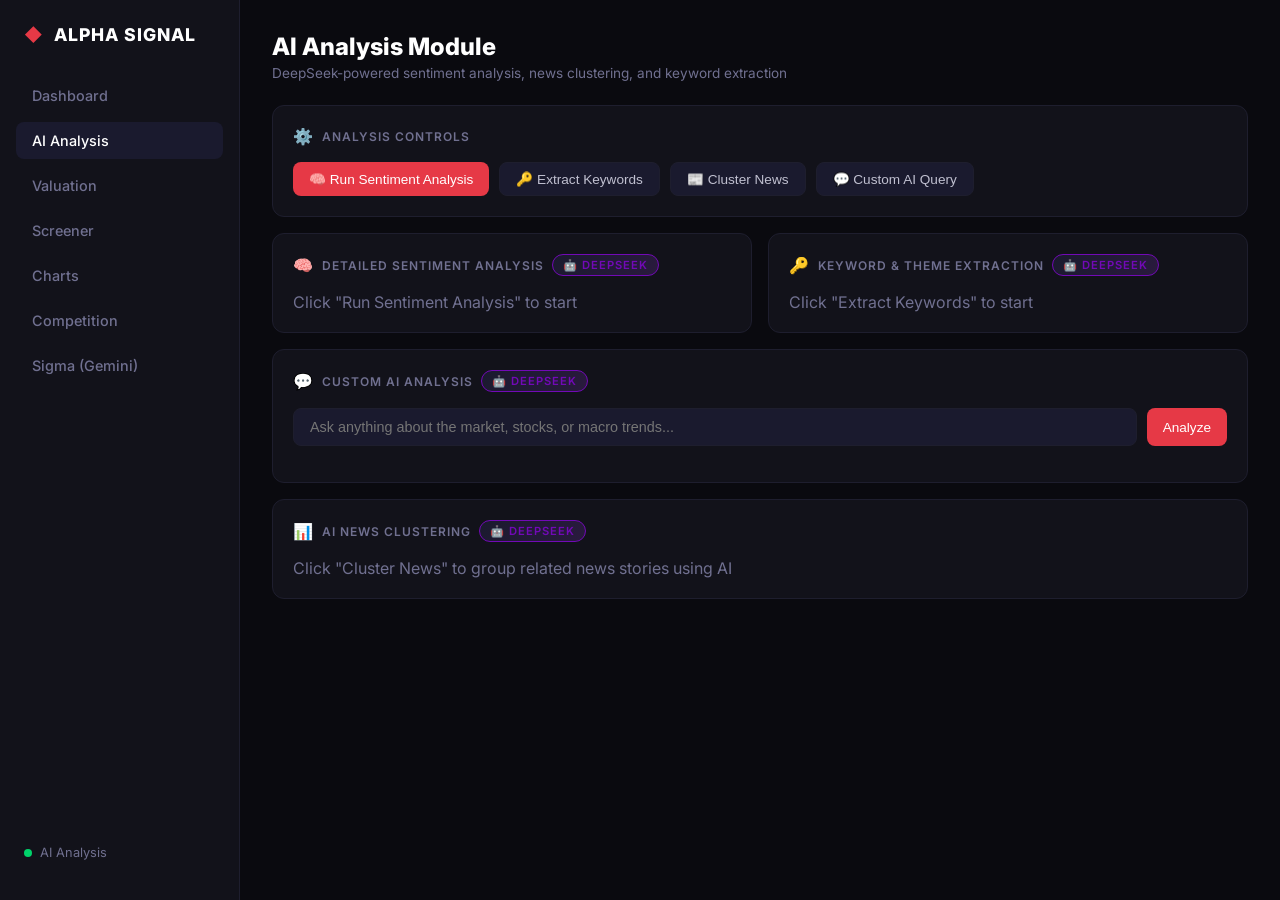
<file: templates/analysis.html>
<!DOCTYPE html>
<html lang="en">
<head>
  <meta charset="UTF-8">
  <meta name="viewport" content="width=device-width, initial-scale=1.0">
  <title>AI Analysis | Alpha Signal</title>
  <link rel="stylesheet" href="/static/style.css">
  <link href="https://fonts.googleapis.com/css2?family=Inter:wght@400;500;600;700;800&display=swap" rel="stylesheet">
</head>
<body>
  <nav class="navbar">
    <div class="logo"><span>◆</span> ALPHA SIGNAL</div>
    <ul class="nav-links">
      <li><a href="/">Dashboard</a></li>
      <li><a href="/analysis" class="active">AI Analysis</a></li>
      <li><a href="/valuation">Valuation</a></li>
      <li><a href="/screener">Screener</a></li>
      <li><a href="/charts">Charts</a></li>
      <li><a href="/competition">Competition</a></li>
      <li><a href="/sigma">Sigma (Gemini)</a></li>
    </ul>
    <div class="nav-status">
      <div class="status-dot"></div>
      <span>AI Analysis</span>
    </div>
  </nav>

  <div class="main-content">
    <div class="page-header">
      <h1>AI Analysis Module</h1>
      <p>DeepSeek-powered sentiment analysis, news clustering, and keyword extraction</p>
    </div>

    <!-- AI Analysis Controls -->
    <div class="card" style="margin-bottom:1rem;">
      <div class="card-title"><span class="icon">⚙️</span> Analysis Controls</div>
      <div style="display:flex;gap:10px;flex-wrap:wrap;">
        <button class="btn btn-primary" onclick="runSentimentAnalysis()">🧠 Run Sentiment Analysis</button>
        <button class="btn btn-secondary" onclick="runKeywordExtraction()">🔑 Extract Keywords</button>
        <button class="btn btn-secondary" onclick="runNewsClustering()">📰 Cluster News</button>
        <button class="btn btn-secondary" onclick="runCustomQuery()">💬 Custom AI Query</button>
      </div>
    </div>

    <div class="grid-2">
      <!-- Sentiment Analysis Detail -->
      <div class="card">
        <div class="card-title"><span class="icon">🧠</span> Detailed Sentiment Analysis <span class="ai-badge">🤖 DeepSeek</span></div>
        <div id="detailed-sentiment">
          <p style="color:var(--text-muted);">Click "Run Sentiment Analysis" to start</p>
        </div>
      </div>

      <!-- Keyword Extraction -->
      <div class="card">
        <div class="card-title"><span class="icon">🔑</span> Keyword & Theme Extraction <span class="ai-badge">🤖 DeepSeek</span></div>
        <div id="keyword-detail">
          <p style="color:var(--text-muted);">Click "Extract Keywords" to start</p>
        </div>
      </div>
    </div>

    <!-- Custom AI Query -->
    <div class="card" style="margin-top:1rem;">
      <div class="card-title"><span class="icon">💬</span> Custom AI Analysis <span class="ai-badge">🤖 DeepSeek</span></div>
      <div style="display:flex;gap:10px;margin-bottom:1rem;">
        <input type="text" id="custom-query" placeholder="Ask anything about the market, stocks, or macro trends..."
          style="flex:1;background:var(--bg-card);border:1px solid var(--border);color:var(--text-primary);
          padding:10px 16px;border-radius:8px;font-size:0.9rem;outline:none;">
        <button class="btn btn-primary" onclick="submitCustomQuery()">Analyze</button>
      </div>
      <div id="custom-result" class="briefing-content" style="min-height:100px;display:none;"></div>
    </div>

    <!-- News Clustering -->
    <div class="card" style="margin-top:1rem;">
      <div class="card-title"><span class="icon">📊</span> AI News Clustering <span class="ai-badge">🤖 DeepSeek</span></div>
      <div id="clustering-result">
        <p style="color:var(--text-muted);">Click "Cluster News" to group related news stories using AI</p>
      </div>
    </div>
  </div>

  <script>
    async function runSentimentAnalysis() {
      const container = document.getElementById('detailed-sentiment');
      container.innerHTML = '<div class="loading"><div class="spinner"></div>Running AI sentiment analysis...</div>';
      try {
        const resp = await fetch('/api/ai/sentiment');
        const data = await resp.json();
        let html = '';
        for (const [topic, s] of Object.entries(data)) {
          if (!s) continue;
          html += `<div class="sentiment-card">
            <div class="sentiment-header">
              <span class="sentiment-label">${topic}</span>
              <span class="sentiment-badge badge-${s.overall_sentiment || 'neutral'}">${(s.overall_sentiment || 'N/A').toUpperCase()}</span>
            </div>`;
          if (s.sentiment_score !== undefined) {
            const pct = ((s.sentiment_score + 1) / 2 * 100).toFixed(0);
            const cls = s.sentiment_score > 0 ? 'bullish' : s.sentiment_score < 0 ? 'bearish' : 'neutral';
            html += `<div class="sentiment-bar"><div class="sentiment-fill fill-${cls}" style="width:${pct}%"></div></div>
              <div style="font-size:0.8rem;color:var(--text-muted);">Score: ${s.sentiment_score} | Confidence: ${s.confidence || 'N/A'}</div>`;
          }
          if (s.key_positive_factors) {
            html += `<div style="margin-top:8px;"><strong style="color:var(--accent-green);font-size:0.8rem;">Positive:</strong>
              <ul style="font-size:0.8rem;color:var(--text-muted);margin-left:1rem;">
              ${s.key_positive_factors.map(f => `<li>${f}</li>`).join('')}</ul></div>`;
          }
          if (s.key_negative_factors) {
            html += `<div style="margin-top:4px;"><strong style="color:var(--accent-red);font-size:0.8rem;">Negative:</strong>
              <ul style="font-size:0.8rem;color:var(--text-muted);margin-left:1rem;">
              ${s.key_negative_factors.map(f => `<li>${f}</li>`).join('')}</ul></div>`;
          }
          if (s.analysis_en) html += `<div style="margin-top:8px;font-size:0.85rem;color:var(--text-secondary);">${s.analysis_en}</div>`;
          if (s.analysis_cn) html += `<div style="margin-top:4px;font-size:0.85rem;color:var(--text-muted);">${s.analysis_cn}</div>`;
          html += '</div>';
        }
        container.innerHTML = html || '<div style="color:var(--text-muted)">No results</div>';
      } catch (err) {
        container.innerHTML = `<div style="color:var(--accent-red);">Error: ${err.message}</div>`;
      }
    }

    async function runKeywordExtraction() {
      const container = document.getElementById('keyword-detail');
      container.innerHTML = '<div class="loading"><div class="spinner"></div>Extracting keywords...</div>';
      try {
        const resp = await fetch('/api/ai/keywords');
        const data = await resp.json();
        let html = '';
        if (data.keywords) {
          html += '<div style="margin-bottom:1rem;">';
          data.keywords.forEach(kw => {
            const size = 0.8 + (kw.importance || 0.5) * 0.5;
            html += `<span class="keyword-tag" style="font-size:${size}rem;padding:5px 14px;margin:3px;">${kw.word}</span>`;
          });
          html += '</div>';
        }
        if (data.themes) {
          html += '<div style="margin-top:1rem;">';
          data.themes.forEach(t => {
            html += `<div style="margin:8px 0;padding:8px;background:var(--bg-card);border-radius:8px;">
              <strong style="color:var(--text-primary);">${t.theme}</strong>
              <div style="color:var(--text-muted);font-size:0.8rem;margin-top:2px;">${t.description}</div></div>`;
          });
          html += '</div>';
        }
        if (data.entities) {
          html += '<div style="margin-top:1rem;"><strong style="color:var(--text-primary);font-size:0.9rem;">Key Entities</strong>';
          data.entities.forEach(e => {
            const badge = e.sentiment === 'positive' ? 'badge-bullish' : e.sentiment === 'negative' ? 'badge-bearish' : 'badge-neutral';
            html += `<div style="margin:4px 0;font-size:0.85rem;">
              <span style="color:var(--text-secondary);">${e.name}</span>
              <span class="keyword-tag">${e.type}</span>
              <span class="sentiment-badge ${badge}" style="font-size:0.65rem;">${e.sentiment}</span></div>`;
          });
          html += '</div>';
        }
        container.innerHTML = html || '<div style="color:var(--text-muted)">No keyword data</div>';
      } catch (err) {
        container.innerHTML = `<div style="color:var(--accent-red);">Error: ${err.message}</div>`;
      }
    }

    async function runNewsClustering() {
      const container = document.getElementById('clustering-result');
      container.innerHTML = '<div class="loading"><div class="spinner"></div>Clustering news articles with AI...</div>';
      try {
        const resp = await fetch('/api/ai/cluster');
        const data = await resp.json();
        let html = '<div style="white-space:pre-wrap;font-size:0.9rem;color:var(--text-secondary);line-height:1.7;">' + data.result + '</div>';
        container.innerHTML = html;
      } catch (err) {
        container.innerHTML = `<div style="color:var(--accent-red);">Error: ${err.message}</div>`;
      }
    }

    function runCustomQuery() {
      const input = document.getElementById('custom-query');
      input.focus();
    }

    async function submitCustomQuery() {
      const input = document.getElementById('custom-query');
      const query = input.value.trim();
      if (!query) return;
      const container = document.getElementById('custom-result');
      container.style.display = 'block';
      container.textContent = 'Thinking...';
      try {
        const resp = await fetch('/api/ai/query', {
          method: 'POST',
          headers: {'Content-Type': 'application/json'},
          body: JSON.stringify({query}),
        });
        const data = await resp.json();
        container.textContent = data.result || 'No response';
      } catch (err) {
        container.textContent = `Error: ${err.message}`;
      }
    }

    document.getElementById('custom-query').addEventListener('keypress', (e) => {
      if (e.key === 'Enter') submitCustomQuery();
    });
  </script>
</body>
</html>
</file>
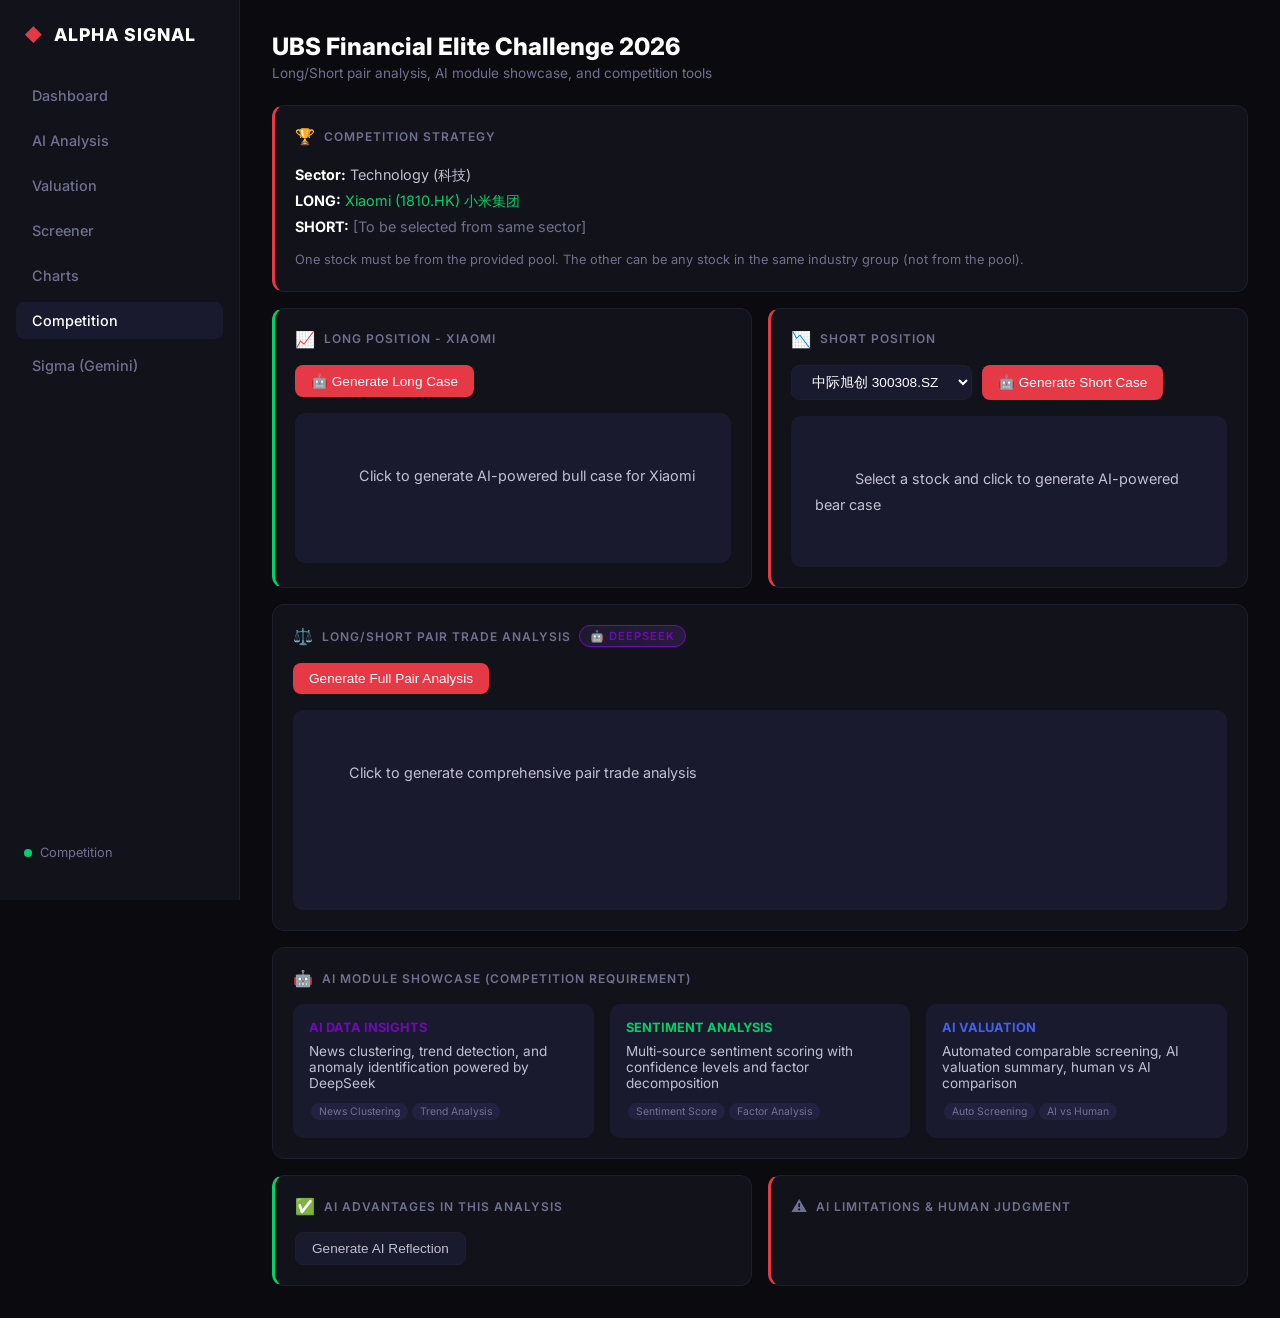
<file: templates/competition.html>
<!DOCTYPE html>
<html lang="en">
<head>
  <meta charset="UTF-8">
  <meta name="viewport" content="width=device-width, initial-scale=1.0">
  <title>Competition Hub | Alpha Signal</title>
  <link rel="stylesheet" href="/static/style.css">
  <link href="https://fonts.googleapis.com/css2?family=Inter:wght@400;500;600;700;800&display=swap" rel="stylesheet">
</head>
<body>
  <nav class="navbar">
    <div class="logo"><span>◆</span> ALPHA SIGNAL</div>
    <ul class="nav-links">
      <li><a href="/">Dashboard</a></li>
      <li><a href="/analysis">AI Analysis</a></li>
      <li><a href="/valuation">Valuation</a></li>
      <li><a href="/screener">Screener</a></li>
      <li><a href="/charts">Charts</a></li>
      <li><a href="/competition" class="active">Competition</a></li>
      <li><a href="/sigma">Sigma (Gemini)</a></li>
    </ul>
    <div class="nav-status"><div class="status-dot"></div><span>Competition</span></div>
  </nav>

  <div class="main-content">
    <div class="page-header">
      <h1>UBS Financial Elite Challenge 2026</h1>
      <p>Long/Short pair analysis, AI module showcase, and competition tools</p>
    </div>

    <!-- Competition Overview -->
    <div class="card" style="margin-bottom:1rem;border-left:3px solid var(--accent-red);">
      <div class="card-title"><span class="icon">🏆</span> Competition Strategy</div>
      <div style="line-height:1.8;font-size:0.9rem;">
        <p><strong style="color:var(--text-primary);">Sector:</strong> Technology (科技)</p>
        <p><strong style="color:var(--text-primary);">LONG:</strong> <span class="up-color">Xiaomi (1810.HK) 小米集团</span></p>
        <p><strong style="color:var(--text-primary);">SHORT:</strong> <span style="color:var(--text-muted);">[To be selected from same sector]</span></p>
        <p style="margin-top:0.5rem;color:var(--text-muted);font-size:0.8rem;">
          One stock must be from the provided pool. The other can be any stock in the same industry group (not from the pool).
        </p>
      </div>
    </div>

    <!-- Long/Short Analysis -->
    <div class="grid-2" style="margin-bottom:1rem;">
      <div class="card" style="border-left:3px solid var(--accent-green);">
        <div class="card-title"><span class="icon">📈</span> LONG Position - Xiaomi</div>
        <div style="display:flex;gap:10px;margin-bottom:1rem;">
          <button class="btn btn-primary" onclick="runLongAnalysis()">🤖 Generate Long Case</button>
        </div>
        <div id="long-analysis" class="briefing-content" style="min-height:150px;">
          Click to generate AI-powered bull case for Xiaomi
        </div>
      </div>

      <div class="card" style="border-left:3px solid var(--accent-red);">
        <div class="card-title"><span class="icon">📉</span> SHORT Position</div>
        <div style="display:flex;gap:10px;margin-bottom:1rem;">
          <select id="short-stock"
            style="background:var(--bg-card);border:1px solid var(--border);color:var(--text-primary);
            padding:8px 16px;border-radius:8px;font-size:0.85rem;">
            <option value="300308.SZ">中际旭创 300308.SZ</option>
            <option value="603501.SS">豪威 603501.SS</option>
          </select>
          <button class="btn btn-primary" onclick="runShortAnalysis()">🤖 Generate Short Case</button>
        </div>
        <div id="short-analysis" class="briefing-content" style="min-height:150px;">
          Select a stock and click to generate AI-powered bear case
        </div>
      </div>
    </div>

    <!-- Pair Trade Analysis -->
    <div class="card" style="margin-bottom:1rem;">
      <div class="card-title"><span class="icon">⚖️</span> Long/Short Pair Trade Analysis <span class="ai-badge">🤖 DeepSeek</span></div>
      <button class="btn btn-primary" onclick="runPairAnalysis()" style="margin-bottom:1rem;">Generate Full Pair Analysis</button>
      <div id="pair-analysis" class="briefing-content" style="min-height:200px;">
        Click to generate comprehensive pair trade analysis
      </div>
    </div>

    <!-- AI Module Showcase -->
    <div class="card" style="margin-bottom:1rem;">
      <div class="card-title"><span class="icon">🤖</span> AI Module Showcase (Competition Requirement)</div>
      <div class="grid-3">
        <div style="background:var(--bg-card);border-radius:10px;padding:1rem;">
          <div style="font-size:0.8rem;color:var(--accent-purple);font-weight:700;margin-bottom:0.5rem;">AI DATA INSIGHTS</div>
          <div style="font-size:0.85rem;color:var(--text-secondary);">News clustering, trend detection, and anomaly identification powered by DeepSeek</div>
          <div style="margin-top:0.5rem;"><span class="keyword-tag">News Clustering</span><span class="keyword-tag">Trend Analysis</span></div>
        </div>
        <div style="background:var(--bg-card);border-radius:10px;padding:1rem;">
          <div style="font-size:0.8rem;color:var(--accent-green);font-weight:700;margin-bottom:0.5rem;">SENTIMENT ANALYSIS</div>
          <div style="font-size:0.85rem;color:var(--text-secondary);">Multi-source sentiment scoring with confidence levels and factor decomposition</div>
          <div style="margin-top:0.5rem;"><span class="keyword-tag">Sentiment Score</span><span class="keyword-tag">Factor Analysis</span></div>
        </div>
        <div style="background:var(--bg-card);border-radius:10px;padding:1rem;">
          <div style="font-size:0.8rem;color:var(--accent-blue);font-weight:700;margin-bottom:0.5rem;">AI VALUATION</div>
          <div style="font-size:0.85rem;color:var(--text-secondary);">Automated comparable screening, AI valuation summary, human vs AI comparison</div>
          <div style="margin-top:0.5rem;"><span class="keyword-tag">Auto Screening</span><span class="keyword-tag">AI vs Human</span></div>
        </div>
      </div>
    </div>

    <!-- AI Advantages & Limitations -->
    <div class="grid-2">
      <div class="card" style="border-left:3px solid var(--accent-green);">
        <div class="card-title"><span class="icon">✅</span> AI Advantages in This Analysis</div>
        <div id="ai-advantages">
          <button class="btn btn-secondary" onclick="generateAIReflection()">Generate AI Reflection</button>
        </div>
      </div>
      <div class="card" style="border-left:3px solid var(--accent-red);">
        <div class="card-title"><span class="icon">⚠️</span> AI Limitations & Human Judgment</div>
        <div id="ai-limitations"></div>
      </div>
    </div>
  </div>

  <script>
    async function runLongAnalysis() {
      const container = document.getElementById('long-analysis');
      container.textContent = 'Generating AI bull case for Xiaomi...';
      try {
        const resp = await fetch('/api/ai/long-case/1810.HK');
        const data = await resp.json();
        container.textContent = data.result || 'No result';
      } catch (err) {
        container.textContent = `Error: ${err.message}`;
      }
    }

    async function runShortAnalysis() {
      const ticker = document.getElementById('short-stock').value;
      const container = document.getElementById('short-analysis');
      container.textContent = 'Generating AI bear case...';
      try {
        const resp = await fetch(`/api/ai/short-case/${encodeURIComponent(ticker)}`);
        const data = await resp.json();
        container.textContent = data.result || 'No result';
      } catch (err) {
        container.textContent = `Error: ${err.message}`;
      }
    }

    async function runPairAnalysis() {
      const shortTicker = document.getElementById('short-stock').value;
      const container = document.getElementById('pair-analysis');
      container.textContent = 'Generating comprehensive pair trade analysis...';
      try {
        const resp = await fetch(`/api/ai/pair-analysis/1810.HK/${encodeURIComponent(shortTicker)}`);
        const data = await resp.json();
        container.textContent = data.result || 'No result';
      } catch (err) {
        container.textContent = `Error: ${err.message}`;
      }
    }

    async function generateAIReflection() {
      const adv = document.getElementById('ai-advantages');
      const lim = document.getElementById('ai-limitations');
      adv.innerHTML = '<div class="loading"><div class="spinner"></div>Generating...</div>';
      lim.innerHTML = '<div class="loading"><div class="spinner"></div>Generating...</div>';
      try {
        const resp = await fetch('/api/ai/reflection');
        const data = await resp.json();
        adv.innerHTML = `<div style="white-space:pre-wrap;font-size:0.85rem;color:var(--text-secondary);line-height:1.7;">${data.advantages || ''}</div>`;
        lim.innerHTML = `<div style="white-space:pre-wrap;font-size:0.85rem;color:var(--text-secondary);line-height:1.7;">${data.limitations || ''}</div>`;
      } catch (err) {
        adv.innerHTML = `<div style="color:var(--accent-red);">Error: ${err.message}</div>`;
      }
    }
  </script>
</body>
</html>
</file>
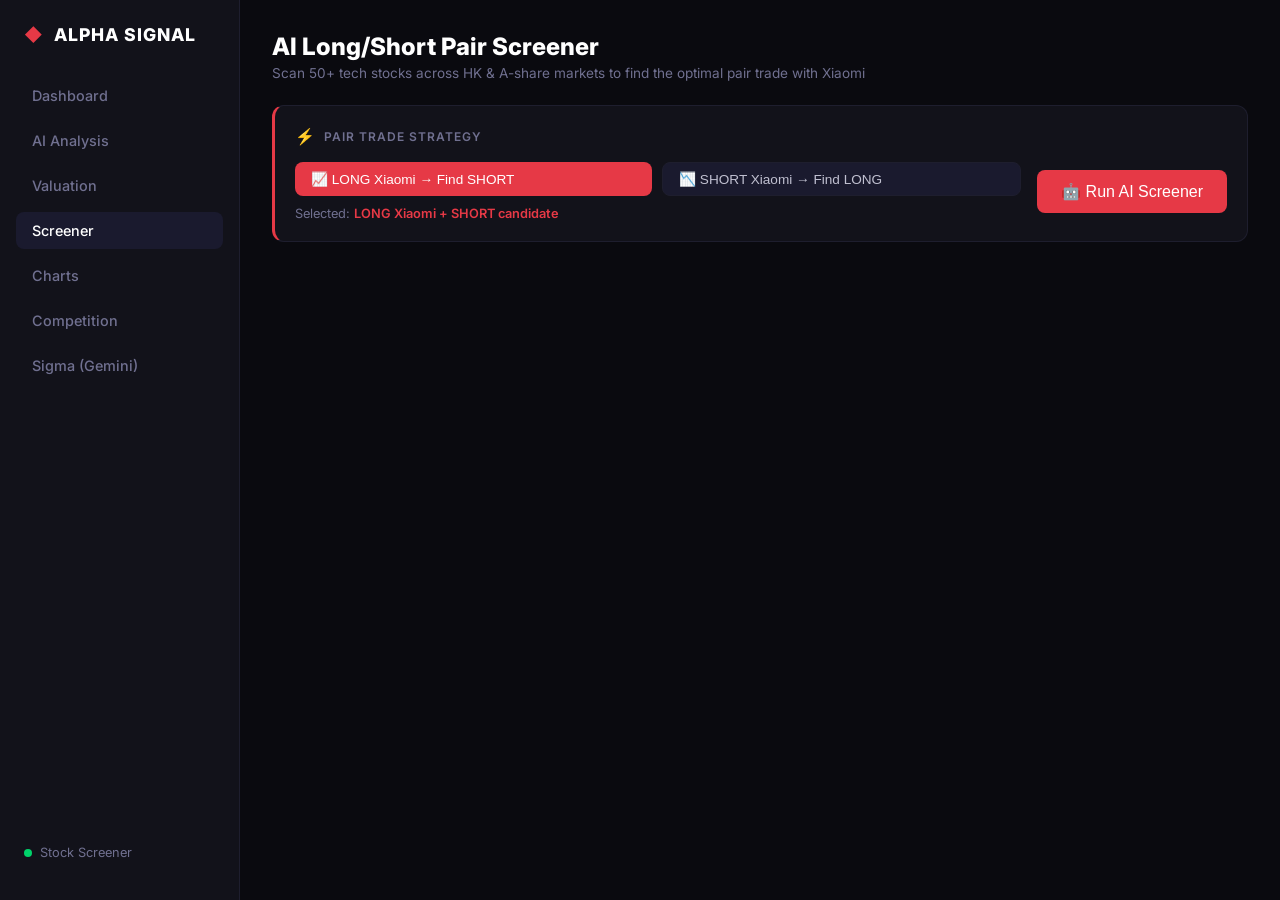
<file: templates/screener.html>
<!DOCTYPE html>
<html lang="en">
<head>
  <meta charset="UTF-8">
  <meta name="viewport" content="width=device-width, initial-scale=1.0">
  <title>AI Stock Screener | Alpha Signal</title>
  <link rel="stylesheet" href="/static/style.css">
  <link href="https://fonts.googleapis.com/css2?family=Inter:wght@400;500;600;700;800&display=swap" rel="stylesheet">
  <script src="https://cdn.plot.ly/plotly-latest.min.js"></script>
</head>
<body>
  <nav class="navbar">
    <div class="logo"><span>◆</span> ALPHA SIGNAL</div>
    <ul class="nav-links">
      <li><a href="/">Dashboard</a></li>
      <li><a href="/analysis">AI Analysis</a></li>
      <li><a href="/valuation">Valuation</a></li>
      <li><a href="/screener" class="active">Screener</a></li>
      <li><a href="/charts">Charts</a></li>
      <li><a href="/competition">Competition</a></li>
      <li><a href="/sigma">Sigma (Gemini)</a></li>
    </ul>
    <div class="nav-status"><div class="status-dot"></div><span>Stock Screener</span></div>
  </nav>

  <div class="main-content">
    <div class="page-header">
      <h1>AI Long/Short Pair Screener</h1>
      <p>Scan 50+ tech stocks across HK & A-share markets to find the optimal pair trade with Xiaomi</p>
    </div>

    <!-- Strategy Selection -->
    <div class="card" style="margin-bottom:1rem;border-left:3px solid var(--accent-red);">
      <div class="card-title"><span class="icon">⚡</span> Pair Trade Strategy</div>
      <div style="display:flex;gap:1rem;flex-wrap:wrap;align-items:center;">
        <div style="flex:1;min-width:300px;">
          <div style="display:flex;gap:10px;">
            <button class="btn btn-primary" id="btn-long-xiaomi" onclick="setDirection('short')" style="flex:1;">
              📈 LONG Xiaomi → Find SHORT
            </button>
            <button class="btn btn-secondary" id="btn-short-xiaomi" onclick="setDirection('long')" style="flex:1;">
              📉 SHORT Xiaomi → Find LONG
            </button>
          </div>
          <div style="margin-top:10px;font-size:0.8rem;color:var(--text-muted);">
            Selected: <span id="strategy-text" style="color:var(--accent-red);font-weight:600;">LONG Xiaomi + SHORT candidate</span>
          </div>
        </div>
        <button class="btn btn-primary" onclick="runScreener()" style="padding:12px 24px;font-size:1rem;">
          🤖 Run AI Screener
        </button>
      </div>
    </div>

    <!-- Progress -->
    <div id="progress-container" style="display:none;" class="card">
      <div class="card-title"><span class="icon">⏳</span> Screening Progress</div>
      <div style="margin-bottom:8px;">
        <div style="background:var(--border);border-radius:4px;height:8px;overflow:hidden;">
          <div id="progress-bar" style="height:100%;background:linear-gradient(90deg,var(--accent-red),var(--accent-purple));width:0%;transition:width 0.3s;"></div>
        </div>
      </div>
      <div id="progress-text" style="font-size:0.85rem;color:var(--text-muted);">Starting screening...</div>
    </div>

    <!-- Results -->
    <div id="results-container" style="display:none;">
      <!-- AI Recommendation -->
      <div class="card" style="margin-bottom:1rem;border-left:3px solid var(--accent-purple);">
        <div class="card-title"><span class="icon">🤖</span> AI Pair Trade Recommendation <span class="ai-badge">🤖 DeepSeek AI</span></div>
        <div id="ai-recommendation" class="briefing-content" style="min-height:200px;"></div>
      </div>

      <div class="grid-2" style="margin-bottom:1rem;">
        <!-- Top Candidates Table -->
        <div class="card">
          <div class="card-title"><span class="icon">🏆</span> Top Candidates (Ranked)</div>
          <div id="candidates-table" style="overflow-x:auto;max-height:500px;overflow-y:auto;"></div>
        </div>

        <!-- Valuation Comparison Chart -->
        <div class="card">
          <div class="card-title"><span class="icon">📊</span> Valuation Comparison</div>
          <div id="valuation-chart" style="height:450px;"></div>
        </div>
      </div>

      <!-- Performance Comparison -->
      <div class="card" style="margin-bottom:1rem;">
        <div class="card-title"><span class="icon">📈</span> Relative Performance vs Xiaomi</div>
        <div id="performance-chart" style="height:400px;"></div>
      </div>

      <!-- Heatmap -->
      <div class="card">
        <div class="card-title"><span class="icon">🔥</span> Metrics Heatmap</div>
        <div id="heatmap-chart" style="height:500px;"></div>
      </div>
    </div>
  </div>

  <script>
    let currentDirection = 'short';

    function setDirection(dir) {
      currentDirection = dir;
      const longBtn = document.getElementById('btn-long-xiaomi');
      const shortBtn = document.getElementById('btn-short-xiaomi');
      const text = document.getElementById('strategy-text');

      if (dir === 'short') {
        longBtn.className = 'btn btn-primary';
        shortBtn.className = 'btn btn-secondary';
        text.textContent = 'LONG Xiaomi + SHORT candidate';
      } else {
        longBtn.className = 'btn btn-secondary';
        shortBtn.className = 'btn btn-primary';
        text.textContent = 'SHORT Xiaomi + LONG candidate';
      }
    }

    async function runScreener() {
      const progress = document.getElementById('progress-container');
      const results = document.getElementById('results-container');
      progress.style.display = 'block';
      results.style.display = 'none';

      const progressBar = document.getElementById('progress-bar');
      const progressText = document.getElementById('progress-text');

      progressBar.style.width = '5%';
      progressText.textContent = 'Starting AI screening pipeline...';

      try {
        // Simulate progress while waiting
        let pct = 5;
        const interval = setInterval(() => {
          pct = Math.min(pct + 2, 90);
          progressBar.style.width = pct + '%';
          if (pct < 30) progressText.textContent = 'Fetching Xiaomi fundamentals & screening tech stocks...';
          else if (pct < 60) progressText.textContent = 'Analyzing fundamentals & ranking candidates...';
          else if (pct < 85) progressText.textContent = 'Running DeepSeek AI pair trade analysis...';
          else progressText.textContent = 'Generating charts & final report...';
        }, 2000);

        const resp = await fetch(`/api/screener/${currentDirection}`);
        const data = await resp.json();

        clearInterval(interval);
        progressBar.style.width = '100%';
        progressText.textContent = `Done! Screened ${data.total_screened} stocks.`;

        setTimeout(() => {
          progress.style.display = 'none';
          results.style.display = 'block';
          renderResults(data);
        }, 500);
      } catch (err) {
        progressText.textContent = `Error: ${err.message}`;
        progressBar.style.background = 'var(--accent-red)';
      }
    }

    function renderResults(data) {
      // AI Recommendation
      document.getElementById('ai-recommendation').textContent = data.ai_recommendation || 'No recommendation';

      // Candidates Table
      const candidates = data.top_candidates || [];
      let html = `<table class="val-table">
        <tr><th>#</th><th>Stock</th><th>Ticker</th><th>Score</th><th>Price</th><th>PE</th><th>Rev Growth</th><th>3M Mom</th><th>Mkt Cap</th></tr>`;
      candidates.slice(0, 15).forEach((c, i) => {
        const cls = c.pair_score >= 30 ? 'up-color' : c.pair_score >= 15 ? '' : 'down-color';
        html += `<tr>
          <td style="color:var(--accent-red);font-weight:700;">${i+1}</td>
          <td style="color:var(--text-primary);font-weight:600;">${c.cn_name || c.name}</td>
          <td>${c.ticker}</td>
          <td class="${cls}" style="font-weight:700;">${c.pair_score}</td>
          <td>${c.price}</td>
          <td>${c.pe_ratio ? c.pe_ratio.toFixed(1) : 'N/A'}</td>
          <td>${c.revenue_growth ? (c.revenue_growth*100).toFixed(1)+'%' : 'N/A'}</td>
          <td class="${(c.momentum_3m||0) >= 0 ? 'up-color' : 'down-color'}">${c.momentum_3m ? c.momentum_3m.toFixed(1)+'%' : 'N/A'}</td>
          <td>${formatMC(c.market_cap)}</td>
        </tr>`;
      });
      html += '</table>';
      document.getElementById('candidates-table').innerHTML = html;

      // Load charts
      loadScreenerCharts(candidates);
    }

    async function loadScreenerCharts(candidates) {
      try {
        // Performance comparison
        const top5 = candidates.slice(0, 5);
        const tickers = {'小米': '1810.HK'};
        top5.forEach(c => { tickers[c.cn_name || c.name] = c.ticker; });
        const perfResp = await fetch('/api/chart/comparison', {
          method: 'POST',
          headers: {'Content-Type': 'application/json'},
          body: JSON.stringify({tickers}),
        });
        const perfData = await perfResp.json();
        if (perfData.data) Plotly.newPlot('performance-chart', perfData.data, perfData.layout, {responsive:true, displayModeBar:false});

        // Valuation comparison
        const valResp = await fetch('/api/chart/valuation-compare', {
          method: 'POST',
          headers: {'Content-Type': 'application/json'},
          body: JSON.stringify({stocks: [candidates[0], candidates[1], candidates[2], candidates[3], candidates[4]].filter(Boolean)}),
        });
        const valData = await valResp.json();
        if (valData.data) Plotly.newPlot('valuation-chart', valData.data, valData.layout, {responsive:true, displayModeBar:false});

        // Heatmap
        const hmResp = await fetch('/api/chart/heatmap', {
          method: 'POST',
          headers: {'Content-Type': 'application/json'},
          body: JSON.stringify({stocks: candidates.slice(0, 10)}),
        });
        const hmData = await hmResp.json();
        if (hmData.data) Plotly.newPlot('heatmap-chart', hmData.data, hmData.layout, {responsive:true, displayModeBar:false});
      } catch (err) {
        console.error('Chart error:', err);
      }
    }

    function formatMC(val) {
      if (!val) return 'N/A';
      if (val >= 1e12) return (val/1e12).toFixed(1) + 'T';
      if (val >= 1e9) return (val/1e9).toFixed(1) + 'B';
      if (val >= 1e6) return (val/1e6).toFixed(0) + 'M';
      return val.toString();
    }
  </script>
</body>
</html>
</file>
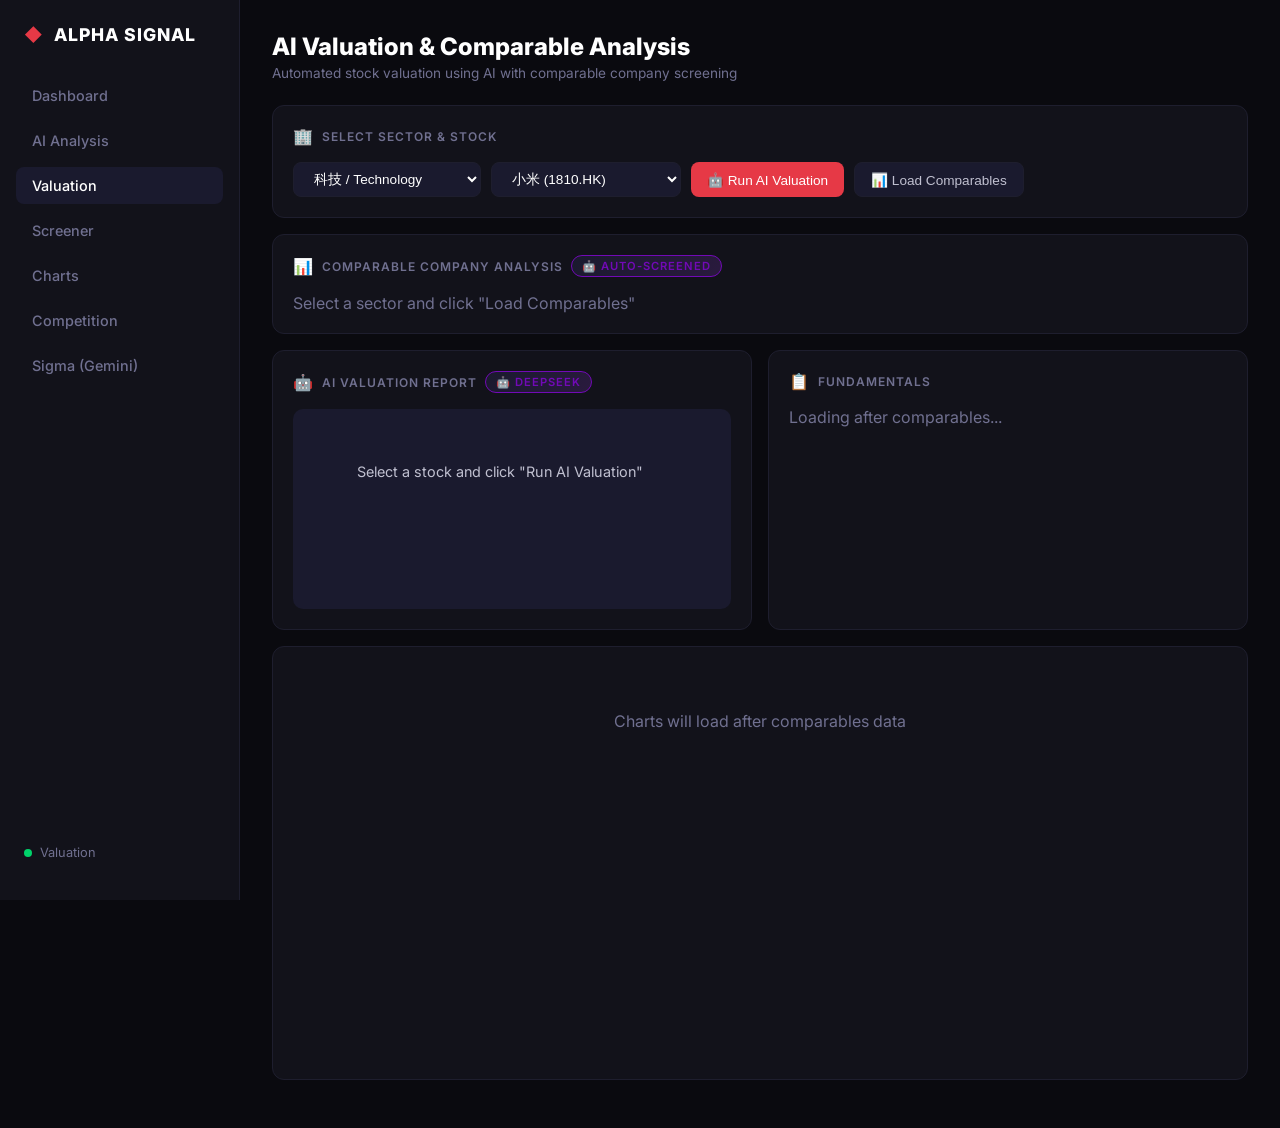
<file: templates/valuation.html>
<!DOCTYPE html>
<html lang="en">
<head>
  <meta charset="UTF-8">
  <meta name="viewport" content="width=device-width, initial-scale=1.0">
  <title>AI Valuation | Alpha Signal</title>
  <link rel="stylesheet" href="/static/style.css">
  <link href="https://fonts.googleapis.com/css2?family=Inter:wght@400;500;600;700;800&display=swap" rel="stylesheet">
  <script src="https://cdn.plot.ly/plotly-latest.min.js"></script>
</head>
<body>
  <nav class="navbar">
    <div class="logo"><span>◆</span> ALPHA SIGNAL</div>
    <ul class="nav-links">
      <li><a href="/">Dashboard</a></li>
      <li><a href="/analysis">AI Analysis</a></li>
      <li><a href="/valuation" class="active">Valuation</a></li>
      <li><a href="/screener">Screener</a></li>
      <li><a href="/charts">Charts</a></li>
      <li><a href="/competition">Competition</a></li>
      <li><a href="/sigma">Sigma (Gemini)</a></li>
    </ul>
    <div class="nav-status"><div class="status-dot"></div><span>Valuation</span></div>
  </nav>

  <div class="main-content">
    <div class="page-header">
      <h1>AI Valuation & Comparable Analysis</h1>
      <p>Automated stock valuation using AI with comparable company screening</p>
    </div>

    <!-- Sector Selection -->
    <div class="card" style="margin-bottom:1rem;">
      <div class="card-title"><span class="icon">🏢</span> Select Sector & Stock</div>
      <div style="display:flex;gap:10px;flex-wrap:wrap;">
        <select id="sector-select" onchange="loadSectorData()"
          style="background:var(--bg-card);border:1px solid var(--border);color:var(--text-primary);
          padding:8px 16px;border-radius:8px;font-size:0.85rem;">
          <option value="科技">科技 / Technology</option>
          <option value="消费">消费 / Consumer</option>
          <option value="工业">工业 / Industrial</option>
          <option value="医疗健康">医疗健康 / Healthcare</option>
          <option value="能源">能源 / Energy</option>
        </select>
        <select id="stock-select"
          style="background:var(--bg-card);border:1px solid var(--border);color:var(--text-primary);
          padding:8px 16px;border-radius:8px;font-size:0.85rem;">
        </select>
        <button class="btn btn-primary" onclick="runValuation()">🤖 Run AI Valuation</button>
        <button class="btn btn-secondary" onclick="loadComparables()">📊 Load Comparables</button>
      </div>
    </div>

    <!-- Comparable Company Table -->
    <div class="card" style="margin-bottom:1rem;">
      <div class="card-title"><span class="icon">📊</span> Comparable Company Analysis <span class="ai-badge">🤖 Auto-Screened</span></div>
      <div id="comp-table" style="overflow-x:auto;">
        <p style="color:var(--text-muted);">Select a sector and click "Load Comparables"</p>
      </div>
    </div>

    <div class="grid-2">
      <!-- AI Valuation -->
      <div class="card">
        <div class="card-title"><span class="icon">🤖</span> AI Valuation Report <span class="ai-badge">🤖 DeepSeek</span></div>
        <div id="valuation-result" class="briefing-content" style="min-height:200px;">
          Select a stock and click "Run AI Valuation"
        </div>
      </div>

      <!-- Fundamentals -->
      <div class="card">
        <div class="card-title"><span class="icon">📋</span> Fundamentals</div>
        <div id="fundamentals-table">
          <p style="color:var(--text-muted);">Loading after comparables...</p>
        </div>
      </div>
    </div>

    <!-- Valuation Chart -->
    <div class="chart-container" style="margin-top:1rem;">
      <div id="valuation-chart" style="height:400px;">
        <p style="color:var(--text-muted);text-align:center;padding:3rem;">Charts will load after comparables data</p>
      </div>
    </div>
  </div>

  <script>
    const sectorStocks = {
      "科技": {"小米": "1810.HK", "中际旭创": "300308.SZ", "豪威": "603501.SS"},
      "消费": {"石头科技": "688169.SS", "泡泡玛特": "9992.HK", "名创优品": "9896.HK"},
      "工业": {"宁德时代": "300750.SZ", "比亚迪": "002594.SZ", "三一重工": "600031.SS"},
      "医疗健康": {"百济神州": "688235.SS", "微创机器人": "2252.HK", "爱尔眼科": "300015.SZ"},
      "能源": {"思源电气": "002028.SZ", "东方电气": "600875.SS", "杰瑞股份": "002353.SZ"}
    };

    function loadSectorData() {
      const sector = document.getElementById('sector-select').value;
      const stockSelect = document.getElementById('stock-select');
      stockSelect.innerHTML = '';
      for (const [name, ticker] of Object.entries(sectorStocks[sector])) {
        stockSelect.innerHTML += `<option value="${ticker}">${name} (${ticker})</option>`;
      }
    }

    async function loadComparables() {
      const sector = document.getElementById('sector-select').value;
      const container = document.getElementById('comp-table');
      container.innerHTML = '<div class="loading"><div class="spinner"></div>Loading comparable companies...</div>';
      try {
        const resp = await fetch(`/api/comparables/${encodeURIComponent(sector)}`);
        const data = await resp.json();
        if (data.error) {
          container.innerHTML = `<div style="color:var(--accent-red);">${data.error}</div>`;
          return;
        }
        let html = `<table class="val-table">
          <tr><th>Company</th><th>Ticker</th><th>Price</th><th>P/E</th><th>P/B</th><th>Market Cap</th><th>Change %</th></tr>`;
        for (const [name, d] of Object.entries(data)) {
          if (d.error) continue;
          const cls = (d.change_pct || 0) >= 0 ? 'up-color' : 'down-color';
          html += `<tr>
            <td style="color:var(--text-primary);font-weight:600;">${name}</td>
            <td>${d.ticker}</td>
            <td>${d.price || 'N/A'}</td>
            <td>${typeof d.pe_ratio === 'number' ? d.pe_ratio.toFixed(1) : 'N/A'}</td>
            <td>${typeof d['52w_high'] === 'number' ? d['52w_high'].toFixed(1) : 'N/A'}</td>
            <td>${formatMarketCap(d.market_cap)}</td>
            <td class="${cls}">${d.change_pct !== undefined ? d.change_pct.toFixed(2) + '%' : 'N/A'}</td>
          </tr>`;
        }
        html += '</table>';
        container.innerHTML = html;
        renderValuationChart(data);
      } catch (err) {
        container.innerHTML = `<div style="color:var(--accent-red);">Error: ${err.message}</div>`;
      }
    }

    async function runValuation() {
      const ticker = document.getElementById('stock-select').value;
      if (!ticker) return;
      const container = document.getElementById('valuation-result');
      container.textContent = 'Running AI valuation analysis...';
      try {
        const resp = await fetch(`/api/ai/valuation/${encodeURIComponent(ticker)}`);
        const data = await resp.json();
        container.textContent = data.result || 'No result';

        if (data.fundamentals) {
          renderFundamentals(data.fundamentals);
        }
      } catch (err) {
        container.textContent = `Error: ${err.message}`;
      }
    }

    function renderFundamentals(f) {
      const container = document.getElementById('fundamentals-table');
      const rows = [
        ['Market Cap', formatMarketCap(f.market_cap)],
        ['P/E Ratio', f.pe_ratio],
        ['Forward P/E', f.forward_pe],
        ['P/B Ratio', f.pb_ratio],
        ['P/S Ratio', f.ps_ratio],
        ['EV/EBITDA', f.ev_ebitda],
        ['Revenue Growth', typeof f.revenue_growth === 'number' ? (f.revenue_growth * 100).toFixed(1) + '%' : 'N/A'],
        ['Gross Margin', typeof f.gross_margins === 'number' ? (f.gross_margins * 100).toFixed(1) + '%' : 'N/A'],
        ['Operating Margin', typeof f.operating_margins === 'number' ? (f.operating_margins * 100).toFixed(1) + '%' : 'N/A'],
        ['ROE', typeof f.roe === 'number' ? (f.roe * 100).toFixed(1) + '%' : 'N/A'],
        ['D/E Ratio', f.debt_to_equity],
        ['Beta', f.beta],
        ['Analyst Target', f.analyst_target],
        ['Recommendation', f.recommendation],
      ];
      let html = '<table class="val-table">';
      rows.forEach(([label, val]) => {
        html += `<tr><td style="color:var(--text-muted);">${label}</td><td style="color:var(--text-primary);font-weight:600;">${val || 'N/A'}</td></tr>`;
      });
      html += '</table>';
      container.innerHTML = html;
    }

    function renderValuationChart(data) {
      const names = [];
      const pe_values = [];
      const prices = [];
      for (const [name, d] of Object.entries(data)) {
        if (d.error) continue;
        names.push(name);
        pe_values.push(typeof d.pe_ratio === 'number' ? d.pe_ratio : 0);
        prices.push(d.price || 0);
      }

      const trace = {
        x: names,
        y: pe_values,
        type: 'bar',
        marker: {color: pe_values.map(v => v > 30 ? '#e63946' : v > 15 ? '#ffd60a' : '#00d26a')},
        text: pe_values.map(v => v.toFixed(1)),
        textposition: 'outside',
        textfont: {color: '#c0c0d0'},
      };

      const layout = {
        title: {text: 'P/E Ratio Comparison', font: {color: '#fff', size: 14}},
        paper_bgcolor: '#12121a',
        plot_bgcolor: '#12121a',
        font: {color: '#707090'},
        xaxis: {gridcolor: '#1e1e2e'},
        yaxis: {gridcolor: '#1e1e2e', title: 'P/E Ratio'},
        margin: {l: 50, r: 20, t: 40, b: 80},
      };

      Plotly.newPlot('valuation-chart', [trace], layout, {responsive: true, displayModeBar: false});
    }

    function formatMarketCap(val) {
      if (!val || val === 'N/A') return 'N/A';
      if (val >= 1e12) return (val/1e12).toFixed(2) + 'T';
      if (val >= 1e9) return (val/1e9).toFixed(2) + 'B';
      if (val >= 1e6) return (val/1e6).toFixed(2) + 'M';
      return val.toString();
    }

    loadSectorData();
  </script>
</body>
</html>
</file>
<file: static/style.css>
/* Alpha Signal - Financial Intelligence Dashboard */
:root {
  --bg-primary: #0a0a0f;
  --bg-secondary: #12121a;
  --bg-card: #1a1a2e;
  --bg-hover: #222240;
  --border: #1e1e2e;
  --border-light: #2a2a3a;
  --text-primary: #ffffff;
  --text-secondary: #c0c0d0;
  --text-muted: #707090;
  --accent-red: #e63946;
  --accent-green: #00d26a;
  --accent-blue: #4361ee;
  --accent-yellow: #ffd60a;
  --accent-purple: #7209b7;
}

* { margin: 0; padding: 0; box-sizing: border-box; }

body {
  font-family: 'Inter', 'Segoe UI', -apple-system, BlinkMacSystemFont, sans-serif;
  background: var(--bg-primary);
  color: var(--text-secondary);
  min-height: 100vh;
  display: flex;
}

/* Sidebar Navigation */
.navbar {
  position: fixed;
  top: 0;
  left: 0;
  width: 240px;
  height: 100vh;
  background: var(--bg-secondary);
  border-right: 1px solid var(--border);
  padding: 1.5rem 1rem;
  z-index: 1000;
  transition: transform 0.3s ease;
  display: flex;
  flex-direction: column;
}

.navbar .logo {
  font-size: 1.1rem;
  font-weight: 800;
  color: var(--text-primary);
  letter-spacing: 1px;
  display: flex;
  align-items: center;
  gap: 10px;
  margin-bottom: 2rem;
  padding: 0 0.5rem;
}

.navbar .logo span {
  color: var(--accent-red);
}

.nav-links {
  display: flex;
  flex-direction: column;
  gap: 8px;
  list-style: none;
  flex: 1;
}

.nav-links a {
  color: var(--text-muted);
  text-decoration: none;
  padding: 10px 16px;
  border-radius: 8px;
  font-size: 0.9rem;
  font-weight: 500;
  transition: all 0.2s;
  display: flex;
  align-items: center;
  gap: 10px;
}

.nav-links a:hover, .nav-links a.active {
  color: var(--text-primary);
  background: var(--bg-card);
}

.nav-status {
  display: flex;
  align-items: center;
  gap: 8px;
  font-size: 0.8rem;
  color: var(--text-muted);
  padding: 1rem 0.5rem;
}

.status-dot {
  width: 8px;
  height: 8px;
  border-radius: 50%;
  background: var(--accent-green);
  animation: pulse 2s infinite;
}

@keyframes pulse {
  0%, 100% { opacity: 1; }
  50% { opacity: 0.5; }
}

/* Main Layout */
.main-content {
  padding: 2rem;
  margin-left: 240px;
  flex: 1;
  max-width: 1200px;
  width: calc(100% - 240px);
}

/* Mobile Header */
.mobile-header {
  display: none;
}

.overlay {
  display: none;
}

.close-btn {
  display: none;
  background: none;
  border: none;
  color: var(--text-primary);
  font-size: 1.5rem;
  cursor: pointer;
}

/* Grid Layouts */
.grid-2 { display: grid; grid-template-columns: 1fr 1fr; gap: 1rem; }
.grid-3 { display: grid; grid-template-columns: 1fr 1fr 1fr; gap: 1rem; }
.grid-4 { display: grid; grid-template-columns: repeat(4, 1fr); gap: 1rem; }

/* Cards */
.card {
  background: var(--bg-secondary);
  border: 1px solid var(--border);
  border-radius: 12px;
  padding: 1.25rem;
  transition: border-color 0.2s;
}

.card:hover {
  border-color: var(--border-light);
}

.card-title {
  font-size: 0.75rem;
  font-weight: 600;
  color: var(--text-muted);
  text-transform: uppercase;
  letter-spacing: 1px;
  margin-bottom: 1rem;
  display: flex;
  align-items: center;
  gap: 8px;
}

.card-title .icon {
  font-size: 1rem;
}

/* Stock Cards */
.stock-card {
  background: var(--bg-secondary);
  border: 1px solid var(--border);
  border-radius: 12px;
  padding: 1.25rem;
  border-left: 3px solid var(--border-light);
  transition: all 0.2s;
}

.stock-card:hover {
  border-color: var(--border-light);
  transform: translateY(-1px);
}

.stock-card.up { border-left-color: var(--accent-green); }
.stock-card.down { border-left-color: var(--accent-red); }

.stock-header {
  display: flex;
  justify-content: space-between;
  align-items: flex-start;
  margin-bottom: 0.5rem;
}

.stock-name {
  font-size: 1rem;
  font-weight: 700;
  color: var(--text-primary);
}

.stock-ticker {
  font-size: 0.75rem;
  color: var(--text-muted);
}

.stock-price {
  font-size: 1.8rem;
  font-weight: 800;
  margin: 0.25rem 0;
}

.stock-change {
  font-size: 0.9rem;
  font-weight: 600;
  display: flex;
  align-items: center;
  gap: 4px;
}

.up-color { color: var(--accent-green); }
.down-color { color: var(--accent-red); }

.stock-meta {
  display: flex;
  gap: 1rem;
  margin-top: 0.75rem;
  font-size: 0.75rem;
  color: var(--text-muted);
}

/* Index Strip */
.index-strip {
  display: flex;
  gap: 0.5rem;
  overflow-x: auto;
  padding: 0.5rem 0;
}

.index-badge {
  background: var(--bg-card);
  border: 1px solid var(--border);
  border-radius: 8px;
  padding: 0.5rem 1rem;
  min-width: 150px;
  flex-shrink: 0;
}

.index-badge .name {
  font-size: 0.7rem;
  color: var(--text-muted);
  text-transform: uppercase;
}

.index-badge .value {
  font-size: 1.1rem;
  font-weight: 700;
  color: var(--text-primary);
}

.index-badge .change {
  font-size: 0.8rem;
  font-weight: 600;
}

/* Sentiment */
.sentiment-card {
  background: var(--bg-card);
  border-radius: 10px;
  padding: 1rem;
  margin-bottom: 0.75rem;
}

.sentiment-header {
  display: flex;
  justify-content: space-between;
  align-items: center;
  margin-bottom: 0.5rem;
}

.sentiment-label {
  font-weight: 600;
  color: var(--text-primary);
  font-size: 0.9rem;
}

.sentiment-badge {
  padding: 3px 12px;
  border-radius: 20px;
  font-size: 0.7rem;
  font-weight: 700;
  text-transform: uppercase;
  letter-spacing: 0.5px;
}

.badge-bullish { background: #0a2e1a; color: var(--accent-green); }
.badge-bearish { background: #2e0a0f; color: var(--accent-red); }
.badge-neutral { background: #2e2a0a; color: var(--accent-yellow); }
.badge-mixed { background: #1a1a2e; color: var(--accent-purple); }

.sentiment-bar {
  height: 6px;
  background: var(--border);
  border-radius: 3px;
  overflow: hidden;
  margin: 8px 0;
}

.sentiment-fill {
  height: 100%;
  border-radius: 3px;
  transition: width 0.5s ease;
}

.fill-bullish { background: linear-gradient(90deg, #00d26a, #00ff88); }
.fill-bearish { background: linear-gradient(90deg, #e63946, #ff6b6b); }
.fill-neutral { background: linear-gradient(90deg, #ffd60a, #ffed4a); }

/* News */
.news-item {
  padding: 0.75rem 0;
  border-bottom: 1px solid var(--border);
  transition: background 0.15s;
}

.news-item:last-child { border-bottom: none; }

.news-item:hover {
  background: var(--bg-card);
  margin: 0 -0.5rem;
  padding: 0.75rem 0.5rem;
  border-radius: 8px;
}

.news-title {
  color: var(--text-secondary);
  text-decoration: none;
  font-size: 0.9rem;
  font-weight: 500;
  line-height: 1.4;
  display: block;
}

.news-title:hover { color: var(--accent-red); }

.news-meta {
  display: flex;
  align-items: center;
  gap: 8px;
  margin-top: 4px;
  font-size: 0.7rem;
  color: var(--text-muted);
}

.keyword-tag {
  display: inline-block;
  background: var(--bg-hover);
  color: var(--text-muted);
  padding: 2px 8px;
  border-radius: 10px;
  font-size: 0.65rem;
  margin: 2px;
}

/* Briefing */
.briefing-content {
  background: var(--bg-card);
  border-radius: 10px;
  padding: 1.5rem;
  line-height: 1.8;
  font-size: 0.9rem;
  color: var(--text-secondary);
  white-space: pre-wrap;
  max-height: 600px;
  overflow-y: auto;
}

.briefing-content::-webkit-scrollbar {
  width: 6px;
}

.briefing-content::-webkit-scrollbar-track {
  background: var(--bg-card);
}

.briefing-content::-webkit-scrollbar-thumb {
  background: var(--border-light);
  border-radius: 3px;
}

/* Charts container */
.chart-container {
  background: var(--bg-secondary);
  border: 1px solid var(--border);
  border-radius: 12px;
  padding: 1rem;
  margin-bottom: 1rem;
}

/* Valuation Table */
.val-table {
  width: 100%;
  border-collapse: collapse;
}

.val-table th {
  text-align: left;
  padding: 8px 12px;
  font-size: 0.7rem;
  color: var(--text-muted);
  text-transform: uppercase;
  letter-spacing: 0.5px;
  border-bottom: 1px solid var(--border);
}

.val-table td {
  padding: 10px 12px;
  font-size: 0.85rem;
  border-bottom: 1px solid var(--border);
  color: var(--text-secondary);
}

.val-table tr:hover td {
  background: var(--bg-card);
}

/* Buttons */
.btn {
  display: inline-flex;
  align-items: center;
  gap: 6px;
  padding: 8px 16px;
  border-radius: 8px;
  font-size: 0.85rem;
  font-weight: 500;
  border: none;
  cursor: pointer;
  transition: all 0.2s;
  text-decoration: none;
}

.btn-primary {
  background: var(--accent-red);
  color: white;
}

.btn-primary:hover { background: #c5303c; }

.btn-secondary {
  background: var(--bg-card);
  color: var(--text-secondary);
  border: 1px solid var(--border);
}

.btn-secondary:hover { background: var(--bg-hover); }

/* Section */
.section-header {
  display: flex;
  justify-content: space-between;
  align-items: center;
  margin: 1.5rem 0 1rem;
}

.section-title {
  font-size: 1.1rem;
  font-weight: 700;
  color: var(--text-primary);
  display: flex;
  align-items: center;
  gap: 8px;
}

/* Loading */
.loading {
  display: flex;
  justify-content: center;
  align-items: center;
  padding: 3rem;
  color: var(--text-muted);
}

.spinner {
  width: 20px;
  height: 20px;
  border: 2px solid var(--border);
  border-top: 2px solid var(--accent-red);
  border-radius: 50%;
  animation: spin 1s linear infinite;
  margin-right: 10px;
}

@keyframes spin {
  to { transform: rotate(360deg); }
}

/* AI Module Badge */
.ai-badge {
  display: inline-flex;
  align-items: center;
  gap: 4px;
  background: linear-gradient(135deg, #1a1a2e, #2a1a3e);
  border: 1px solid var(--accent-purple);
  color: var(--accent-purple);
  padding: 3px 10px;
  border-radius: 12px;
  font-size: 0.7rem;
  font-weight: 600;
}

/* Responsive */
@media (max-width: 1200px) {
  .grid-4 { grid-template-columns: repeat(2, 1fr); }
  .grid-3 { grid-template-columns: 1fr 1fr; }
}

@media (max-width: 900px) {
  .grid-4, .grid-3, .grid-2 {
    grid-template-columns: 1fr;
  }
  .navbar { transform: translateX(-100%); }
  .navbar.open { transform: translateX(0); }
  .main-content { margin-left: 0; padding: 1rem; margin-top: 60px; width: 100%; }
  
  .mobile-header {
    display: flex;
    position: fixed;
    top: 0;
    left: 0;
    width: 100%;
    height: 60px;
    background: var(--bg-secondary);
    border-bottom: 1px solid var(--border);
    align-items: center;
    justify-content: space-between;
    padding: 0 1rem;
    z-index: 999;
  }
  
  .menu-btn {
    background: none;
    border: none;
    color: var(--text-primary);
    font-size: 1.5rem;
    cursor: pointer;
  }
  
  .close-btn { display: block; }
  
  .overlay.open {
    display: block;
    position: fixed;
    top: 0;
    left: 0;
    width: 100%;
    height: 100vh;
    background: rgba(0,0,0,0.5);
    z-index: 998;
  }
}

/* Tab system */
.tabs {
  display: flex;
  gap: 4px;
  margin-bottom: 1rem;
  border-bottom: 1px solid var(--border);
  padding-bottom: 4px;
}

.tab-btn {
  background: none;
  border: none;
  color: var(--text-muted);
  padding: 8px 16px;
  font-size: 0.85rem;
  cursor: pointer;
  border-bottom: 2px solid transparent;
  transition: all 0.2s;
}

.tab-btn:hover { color: var(--text-secondary); }
.tab-btn.active {
  color: var(--accent-red);
  border-bottom-color: var(--accent-red);
}

.tab-content { display: none; }
.tab-content.active { display: block; }

/* Page header */
.page-header {
  margin-bottom: 1.5rem;
}

.page-header h1 {
  font-size: 1.5rem;
  font-weight: 800;
  color: var(--text-primary);
  margin-bottom: 0.25rem;
}

.page-header p {
  color: var(--text-muted);
  font-size: 0.85rem;
}
</file>
